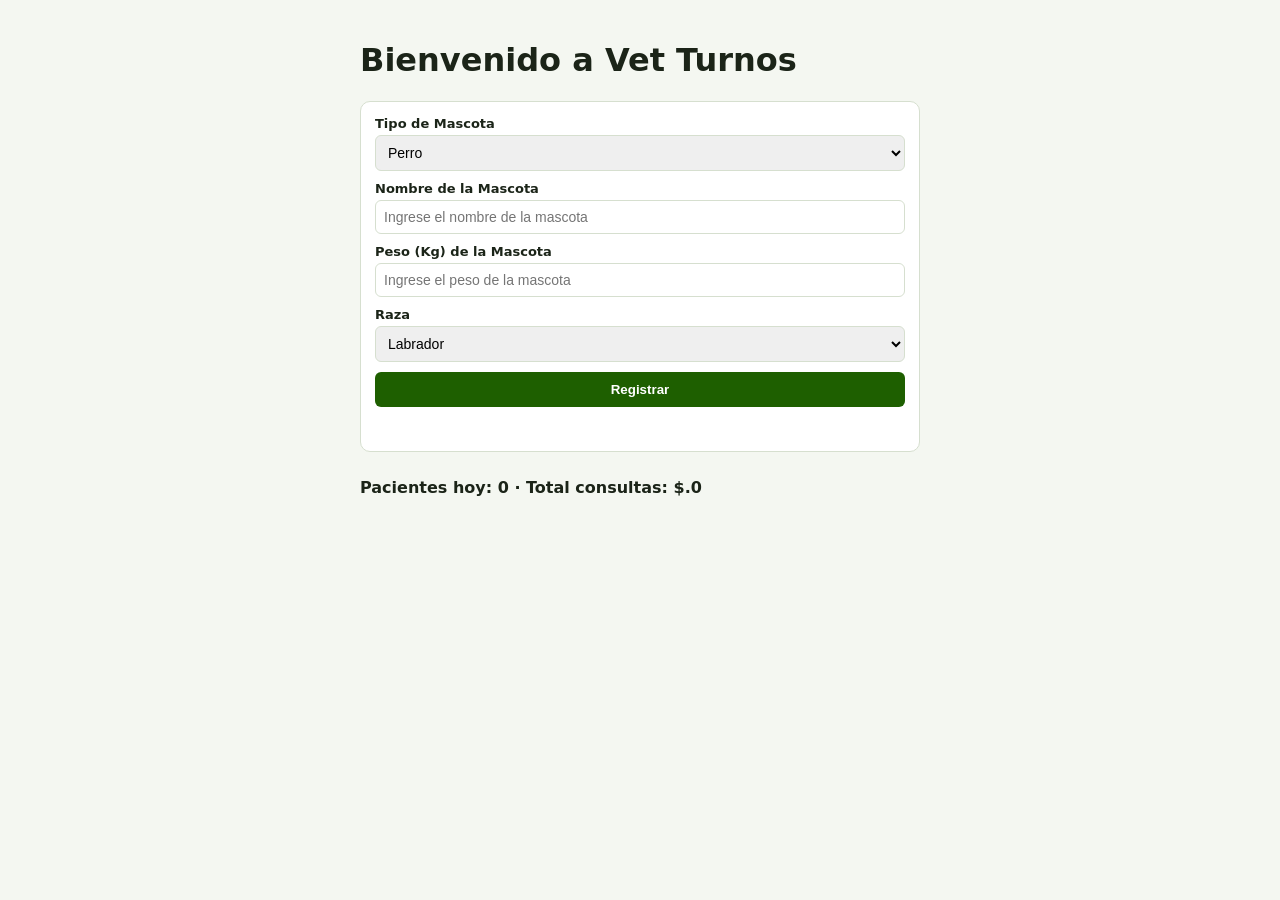
<file: index.html>
<!DOCTYPE html>
<html lang="sp">
<head>
    <meta charset="UTF-8">
    <meta name="viewport" content="width=device-width, initial-scale=1.0">
    <title>Vet Turnos</title>
    <link rel="stylesheet" href="estilos.css">
</head>
<body>
  
    <main>
        <h1>Bienvenido a Vet Turnos</h1>

        <form id="formulario">
            <label>Tipo de Mascota
                <select id="tipo">
                    <option value="Perro">Perro</option>
                    <option value="Gato">Gato</option>
                    <option value="Ave">Ave</option>
                </select>
            </label>
            <label>Nombre de la Mascota
                <input type="text" id="nombre" required placeholder="Ingrese el nombre de la mascota">
            </label>
             <label>Peso (Kg) de la Mascota
                <input type="number" id="peso" required placeholder="Ingrese el peso de la mascota" step="0.01">
            </label>
            <label>
                <span id="etiqueta">Raza</span>
                <select id="extra">
                </select>
            </label>
            <button type="submit">Registrar</button>
            <div id="mensaje"></div>
        </form>

        <ul id="lista"></ul>
        <p id="total"></p>

    </main>
    <!-- Script principal de la aplicación 
    1. Abstracción solo 
    <script src="./js/programa.js"></script> 
    -->
    <!-- 2. Script de abstracción + Encapsulamiento <script src="./js/abs.js"></script>  -->

    <!-- 3. Script de Abstracción + Encapsulamiento + Herencia <script src="./js/herencia.js"></script> -->

     <!-- 4. Script de Polimorfismo  -->
     
    <script src="./js/polimorfismo.js"></script>
</body>
</html>
</file>
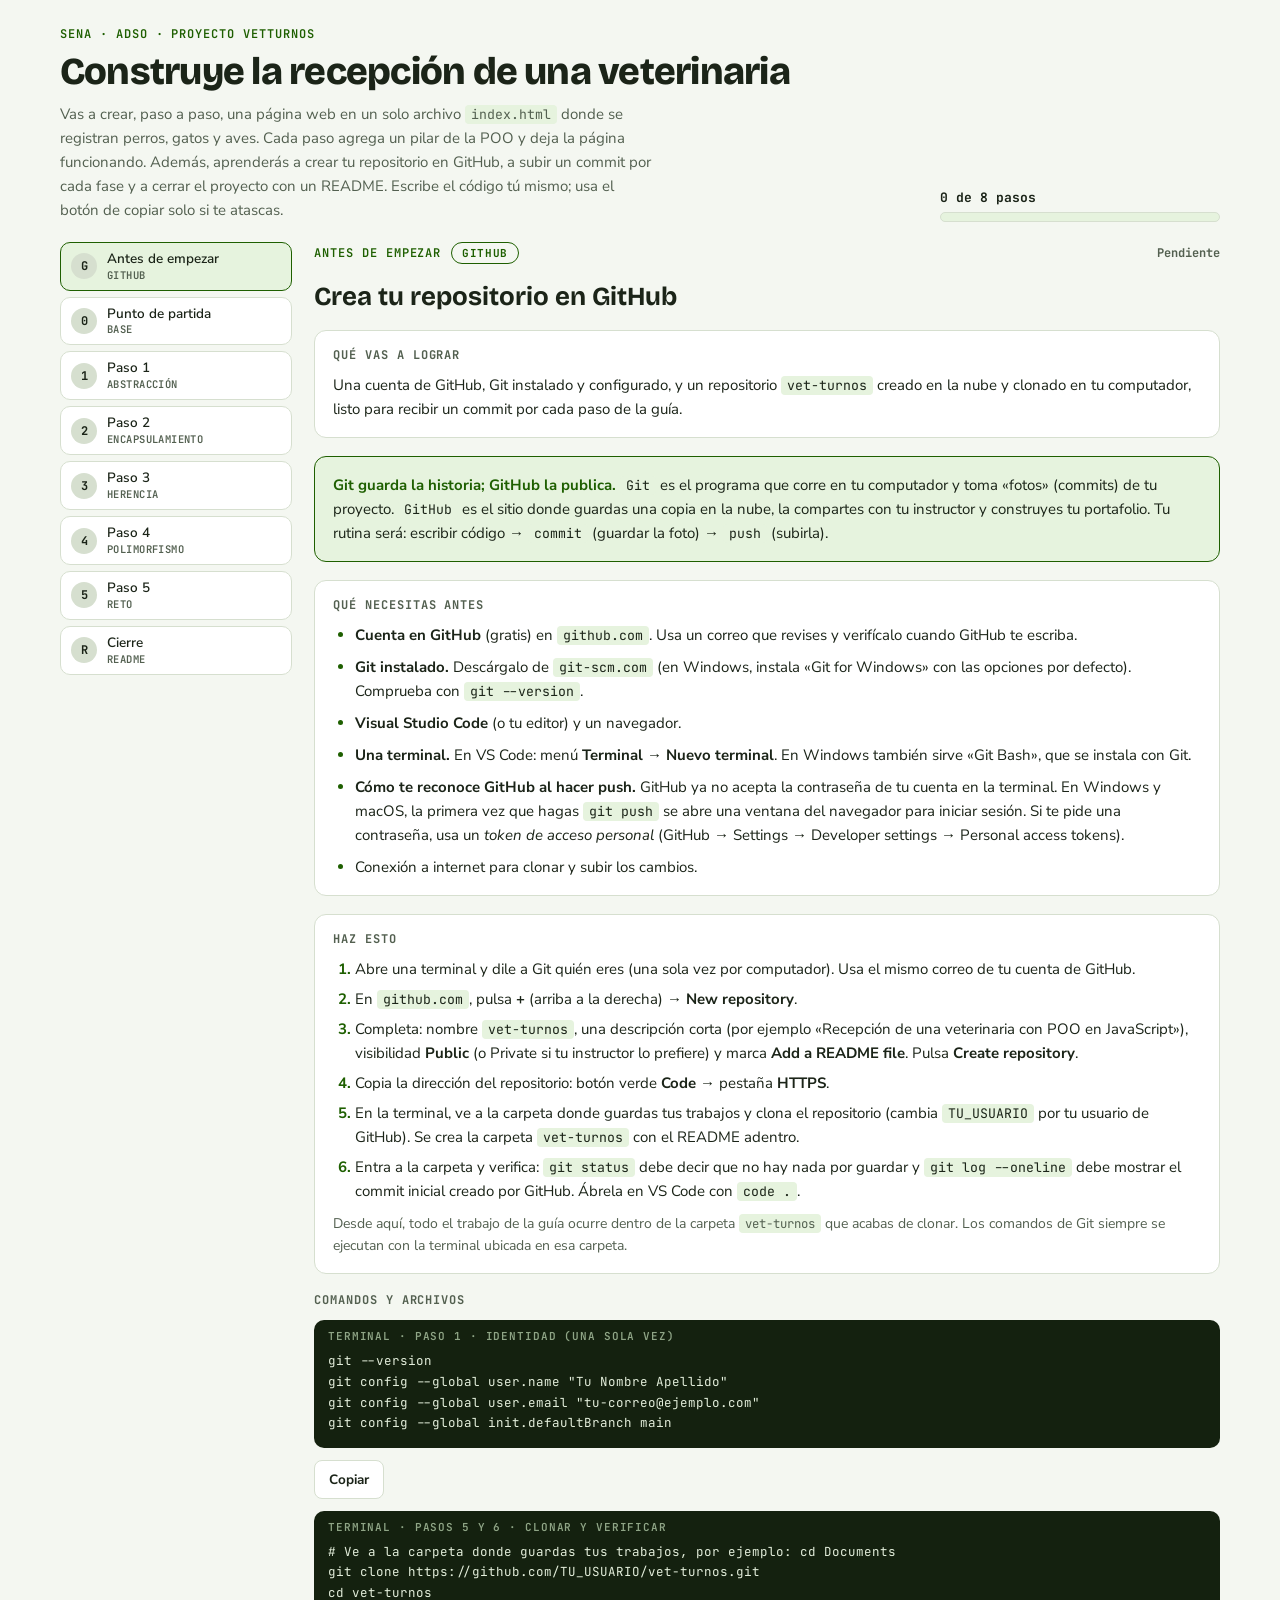
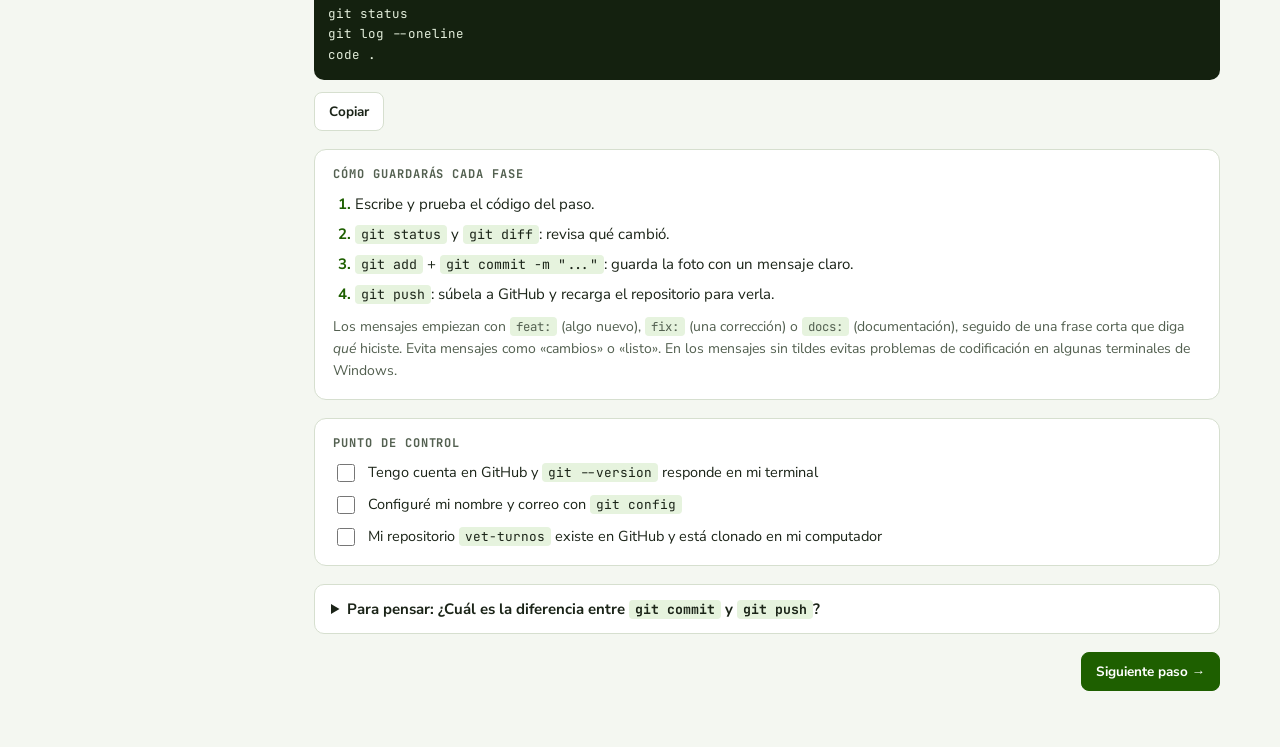
<file: guia/Guía VetTurnos Web con GitHub.html>
<!doctype html><html><head><meta charset=utf8><meta name=viewport content="width=device-width,initial-scale=1,viewport-fit=cover"><style>:root{color-scheme:light;box-sizing:border-box;padding-top:env(safe-area-inset-top,0px);padding-bottom:env(safe-area-inset-bottom,0px)}html{scroll-padding-top:env(safe-area-inset-top,0px)}body{margin:0;padding:0;font:14px -apple-system,BlinkMacSystemFont,sans-serif;background:#fff;color:#000}img{max-width:100%}[hidden]:not([hidden=until-found i]){display:none!important}</style></head><body>
<title>Guía VetTurnos Web</title>
<meta name="claude:viewport-fit-sides" content="cover">
<link rel="stylesheet" href="https://fonts.googleapis.com/css2?family=Bricolage+Grotesque:wght@600;700;800&family=Nunito+Sans:wght@400;600;700&family=JetBrains+Mono:wght@400;600&display=swap">
<style>
/* Layout: menú lateral con los 6 pasos; a la derecha explicación, código con las líneas nuevas resaltadas, vista previa funcionando y punto de control. */
:root {
  --bg: #f4f7f1;
  --surface: #ffffff;
  --fg: #1b2418;
  --muted: #536050;
  --line: #d6dfcf;
  --accent: #1e5f00;
  --on-accent: #ffffff;
  --accent-soft: #e6f3de;
  --brand: #39a900;
  --bad: #b3261e;
  --bad-soft: #fbe9e7;
  --warn: #9a4400;
  --code-bg: #14210f;
  --code-fg: #e3eedb;
  --code-dim: #8fa586;
  --font-display: 'Bricolage Grotesque', 'Segoe UI', sans-serif;
  --font-body: 'Nunito Sans', 'Segoe UI', sans-serif;
  --font-mono: 'JetBrains Mono', Consolas, 'Courier New', monospace;
}
@media (prefers-color-scheme: dark) {
  :root:not([data-theme="light"]) {
    --bg: #0e150c; --surface: #162112; --fg: #e5eee0; --muted: #9db093;
    --line: #2a3a25; --accent: #6fd62a; --on-accent: #0e150c; --accent-soft: #1d2d17;
    --brand: #6fd62a; --bad: #ff9a90; --bad-soft: #3a1c19; --warn: #ffa968;
    --code-bg: #0a1008; --code-fg: #dfead8; --code-dim: #7f9576;
    color-scheme: dark;
  }
}
:root[data-theme="dark"] {
  --bg: #0e150c; --surface: #162112; --fg: #e5eee0; --muted: #9db093;
  --line: #2a3a25; --accent: #6fd62a; --on-accent: #0e150c; --accent-soft: #1d2d17;
  --brand: #6fd62a; --bad: #ff9a90; --bad-soft: #3a1c19; --warn: #ffa968;
  --code-bg: #0a1008; --code-fg: #dfead8; --code-dim: #7f9576;
  color-scheme: dark;
}

* { box-sizing: border-box; }
body {
  background: var(--bg); color: var(--fg); font-family: var(--font-body); font-size: 15px; line-height: 1.6;
  padding-left: max(16px, env(safe-area-inset-left, 0px));
  padding-right: max(16px, env(safe-area-inset-right, 0px));
  padding-block: 26px 56px;
}
.wrap { max-width: 1160px; margin: 0 auto; display: grid; gap: 20px; }
h1, h2, h3 { font-family: var(--font-display); text-wrap: balance; margin: 0; line-height: 1.15; }
h1 { font-size: clamp(26px, 5vw, 38px); font-weight: 800; letter-spacing: -0.02em; }
h2 { font-size: 26px; font-weight: 700; }
h3 { font: 700 12px var(--font-mono); letter-spacing: .08em; text-transform: uppercase; color: var(--muted); }
p { margin: 0; }
code { font-family: var(--font-mono); font-size: .88em; background: var(--accent-soft); padding: 1px 6px; border-radius: 4px; }
pre code { background: none; padding: 0; border-radius: 0; font-size: inherit; color: inherit; }
:focus-visible { outline: 3px solid var(--brand); outline-offset: 2px; }
.kicker { font: 600 12px var(--font-mono); letter-spacing: .08em; text-transform: uppercase; color: var(--accent); margin-bottom: 8px; }

.top { display: grid; grid-template-columns: minmax(0, 1fr) minmax(200px, 280px); gap: 20px; align-items: end; }
@media (max-width: 720px) { .top { grid-template-columns: minmax(0, 1fr); } }
.top p { color: var(--muted); max-width: 66ch; margin-top: 8px; }
.progress { display: grid; gap: 6px; }
.progress b { font: 700 13px var(--font-mono); }
.bar { height: 10px; border-radius: 999px; background: var(--accent-soft); border: 1.5px solid var(--line); overflow: hidden; }
.bar i { display: block; height: 100%; background: var(--brand); width: 0; transition: width .4s; }

.layout { display: grid; grid-template-columns: 232px minmax(0, 1fr); gap: 22px; align-items: start; }
@media (max-width: 900px) { .layout { grid-template-columns: minmax(0, 1fr); } }
nav#nav { display: grid; gap: 6px; position: sticky; top: env(safe-area-inset-top, 0px); }
@media (max-width: 900px) { nav#nav { position: static; display: flex; overflow-x: auto; padding-bottom: 6px; } }
.navitem {
  display: grid; grid-template-columns: 28px minmax(0, 1fr); gap: 8px; align-items: center; text-align: left;
  font: 600 13.5px var(--font-body); color: var(--fg); background: var(--surface);
  border: 1.5px solid var(--line); border-radius: 10px; padding: 8px 10px; cursor: pointer;
}
@media (max-width: 900px) { .navitem { flex: 0 0 auto; } .navitem .nt small { display: none; } }
.navitem:hover { border-color: var(--accent); }
.navitem[aria-current="true"] { border-color: var(--accent); background: var(--accent-soft); }
.navitem .n { width: 26px; height: 26px; border-radius: 50%; display: grid; place-items: center; font: 700 12px var(--font-mono); background: var(--line); color: var(--fg); }
.navitem.done .n { background: var(--accent); color: var(--on-accent); }
.navitem .nt { min-width: 0; line-height: 1.25; display: grid; }
.navitem .nt small { font: 600 10.5px var(--font-mono); letter-spacing: .04em; color: var(--muted); text-transform: uppercase; }

.step { display: grid; gap: 18px; min-width: 0; }
.exhead { display: flex; flex-wrap: wrap; gap: 10px; align-items: center; }
.exhead .num { font: 600 12px var(--font-mono); letter-spacing: .08em; text-transform: uppercase; color: var(--accent); }
.tag { font: 700 11px var(--font-mono); letter-spacing: .05em; text-transform: uppercase; padding: 3px 10px; border-radius: 999px; border: 1.5px solid var(--accent); color: var(--accent); }
.state { margin-left: auto; font: 700 12px var(--font-mono); color: var(--muted); }
.state.ok { color: var(--accent); }
.card { background: var(--surface); border: 1.5px solid var(--line); border-radius: 12px; padding: 16px 18px; display: grid; gap: 10px; min-width: 0; align-content: start; }
.concept { border-color: var(--accent); background: var(--accent-soft); }
.concept b { color: var(--accent); }
ol.todo { margin: 0; padding-left: 22px; display: grid; gap: 6px; }
ol.todo li::marker { font-weight: 700; color: var(--accent); }
.note { color: var(--muted); font-size: 14px; }
ul.req { margin: 0; padding-left: 22px; display: grid; gap: 8px; }
ul.req li::marker { color: var(--accent); }
.gitcard { border-color: var(--brand); border-left-width: 6px; }

.codehead { display: flex; flex-wrap: wrap; justify-content: space-between; align-items: center; gap: 10px; }
.legend { font-size: 13px; color: var(--muted); display: inline-flex; align-items: center; gap: 8px; }
.legend i { width: 14px; height: 14px; border-radius: 3px; background: rgba(143, 224, 74, .35); border-left: 3px solid #8fe04a; display: inline-block; }
.codewrap { background: var(--code-bg); border-radius: 10px; overflow: hidden; min-width: 0; }
.codewrap .cap { font: 600 11px var(--font-mono); letter-spacing: .08em; text-transform: uppercase; color: var(--code-dim); padding: 9px 14px 0; }
pre { margin: 0; padding: 8px 14px 14px; overflow-x: auto; color: var(--code-fg); font: 400 12.5px/1.65 var(--font-mono); }
pre .l { display: block; padding: 0 14px; margin: 0 -14px; white-space: pre; }
pre .l.n { background: rgba(143, 224, 74, .16); box-shadow: inset 3px 0 0 #8fe04a; }
details.fold { border: 1.5px dashed var(--line); border-radius: 10px; background: var(--surface); }
details.fold > summary { cursor: pointer; padding: 9px 14px; font: 600 13px var(--font-mono); color: var(--muted); }
details.fold > .codewrap, details.fold > .inner { margin: 0 10px 10px; }
.inner { display: grid; gap: 12px; }

button.act {
  font: 700 13.5px var(--font-body); border-radius: 8px; border: 1.5px solid var(--line);
  background: var(--surface); color: var(--fg); padding: 9px 14px; cursor: pointer; min-width: 0;
}
button.act:hover { border-color: var(--accent); background: var(--accent-soft); }
button.act.primary { background: var(--accent); color: var(--on-accent); border-color: var(--accent); }
button.act.primary:hover { filter: brightness(1.12); background: var(--accent); }
button.act.mono { font-family: var(--font-mono); font-size: 12.5px; text-align: left; }
.row { display: flex; flex-wrap: wrap; gap: 8px; align-items: center; }

.preview { display: grid; grid-template-columns: minmax(0, 1.15fr) minmax(0, 1fr); gap: 16px; align-items: start; }
@media (max-width: 980px) { .preview { grid-template-columns: minmax(0, 1fr); } }
.pv { border: 1.5px solid var(--line); border-radius: 10px; overflow: hidden; background: #f4f7f1; min-width: 0; }
.pv .bar2 { display: flex; gap: 6px; align-items: center; padding: 7px 12px; background: var(--surface); border-bottom: 1.5px solid var(--line); font: 600 11.5px var(--font-mono); color: var(--muted); }
.pv .bar2 i { width: 9px; height: 9px; border-radius: 50%; background: var(--line); display: inline-block; }
.pv .host { min-height: 280px; }
.log { background: var(--bg); border: 1.5px dashed var(--line); border-radius: 10px; padding: 10px 12px; min-height: 90px; max-height: 240px; overflow: auto; font: 400 12.5px/1.55 var(--font-mono); display: grid; gap: 4px; align-content: start; }
.log .empty { color: var(--muted); font-family: var(--font-body); font-size: 13.5px; }
.log .ln { display: grid; grid-template-columns: 18px minmax(0, 1fr); gap: 6px; overflow-wrap: anywhere; }
.log .ln.ok .mk { color: var(--accent); }
.log .ln.err, .log .ln.err .mk { color: var(--bad); }
.log .src { color: var(--muted); }

.checks { list-style: none; margin: 0; padding: 0; display: grid; gap: 8px; }
.checks label { display: flex; gap: 10px; align-items: flex-start; cursor: pointer; font-size: 14.5px; }
.checks input { width: 18px; height: 18px; margin-top: 3px; accent-color: var(--accent); flex: 0 0 auto; }
details.think { border: 1.5px solid var(--line); border-radius: 10px; background: var(--surface); padding: 12px 16px; }
details.think summary { cursor: pointer; font-weight: 700; }
details.think p { margin-top: 8px; color: var(--muted); }
.navbtns { display: flex; justify-content: space-between; gap: 10px; flex-wrap: wrap; }
@media (prefers-reduced-motion: reduce) { * { animation: none !important; transition: none !important; } }
</style>

<div class="wrap">
  <div class="top">
    <div>
      <div class="kicker">SENA · ADSO · Proyecto VetTurnos</div>
      <h1>Construye la recepción de una veterinaria</h1>
      <p>Vas a crear, paso a paso, una página web en un solo archivo <code>index.html</code> donde se registran perros, gatos y aves. Cada paso agrega un pilar de la POO y deja la página funcionando. Además, aprenderás a crear tu repositorio en GitHub, a subir un commit por cada fase y a cerrar el proyecto con un README. Escribe el código tú mismo; usa el botón de copiar solo si te atascas.</p>
    </div>
    <div class="progress" aria-live="polite">
      <b id="prog-txt">0 de 6 pasos</b>
      <div class="bar"><i id="prog-bar"></i></div>
    </div>
  </div>
  <div class="layout">
    <nav id="nav" aria-label="Pasos"></nav>
    <main id="main"></main>
  </div>
</div>

<script type="text/plain" data-k="css">
:root {
  --verde: #1e5f00;
  --claro: #e6f3de;
  --linea: #d6dfcf;
  --rojo: #b3261e;
}

body {
  font-family: system-ui, sans-serif;
  background: #f4f7f1;
  color: #1b2418;
  margin: 0;
  padding: 20px;
}

main { max-width: 560px; margin: 0 auto; }
h1 { color: var(--verde); font-size: 24px; margin: 0 0 14px; }

form {
  background: #fff;
  border: 1px solid var(--linea);
  border-radius: 10px;
  padding: 14px;
  display: grid;
  gap: 10px;
}
label { display: grid; gap: 4px; font-size: 13px; font-weight: 600; }
input, select { padding: 8px; border: 1px solid var(--linea); border-radius: 6px; font-size: 14px; }
button { background: var(--verde); color: #fff; border: 0; padding: 10px; border-radius: 6px; font-weight: 700; cursor: pointer; }

#mensaje { min-height: 20px; font-size: 13px; font-weight: 600; }
#mensaje.error { color: var(--rojo); }
#mensaje.ok { color: var(--verde); }

#lista { list-style: none; padding: 0; display: grid; gap: 8px; margin: 14px 0 0; }
.paciente { background: #fff; border-left: 4px solid var(--verde); border-radius: 6px; padding: 10px 12px; font-size: 14px; }
.paciente small { color: #536050; display: block; margin-top: 2px; }
#total { font-weight: 700; margin-top: 12px; }
</script>
<script type="text/plain" data-k="h0">
<main>
  <h1>Recepción VetTurnos</h1>

  <form id="formulario">
    <label>Tipo de mascota
      <select id="tipo">
        <option>Perro</option>
        <option>Gato</option>
      </select>
    </label>
    <label>Nombre
      <input id="nombre" required>
    </label>
    <label>Peso (kg)
      <input id="peso" type="number" step="0.1" required>
    </label>
    <button type="submit">Registrar</button>
    <div id="mensaje"></div>
  </form>

  <ul id="lista"></ul>
</main>
</script>
<script type="text/plain" data-k="j0">
// Aquí vivirá toda la lógica. Por ahora solo comprobamos que el formulario responde.
document.getElementById("formulario").addEventListener("submit", (e) => {
  e.preventDefault();   // evita que la página se recargue al enviar
  document.getElementById("mensaje").textContent = "El formulario funciona. Falta la lógica.";
});
</script>
<script type="text/plain" data-k="h1">
<main>
  <h1>Recepción VetTurnos</h1>

  <form id="formulario">
    <label>Tipo de mascota
      <select id="tipo">
        <option>Perro</option>
        <option>Gato</option>
      </select>
    </label>
    <label>Nombre
      <input id="nombre" required>
    </label>
    <label>Peso (kg)
      <input id="peso" type="number" step="0.1" required>
    </label>
    <button type="submit">Registrar</button>
    <div id="mensaje"></div>
  </form>

  <ul id="lista"></ul>
</main>
</script>
<script type="text/plain" data-k="j1">
// ===== Abstracción: la clase general no se puede crear, solo define el contrato =====
class Mascota {
  constructor(nombre, peso) {
    if (new.target === Mascota) {
      throw new TypeError("Mascota es abstracta: crea un Perro o un Gato");
    }
    this.nombre = nombre;
    this.peso = peso;
  }

  // Contrato: toda mascota hace un sonido, pero cada una decide cuál
  hacerSonido() {
    throw new Error(`${this.constructor.name} debe implementar hacerSonido()`);
  }
}

class Perro extends Mascota {
  hacerSonido() {
    return "¡Guau!";
  }
}

class Gato extends Mascota {
  hacerSonido() {
    return "Miau";
  }
}

// ===== Conexión con la página =====
const pacientes = [];
const lista = document.getElementById("lista");
const mensaje = document.getElementById("mensaje");

function mostrar(tipo, texto) {
  mensaje.className = tipo;
  mensaje.textContent = texto;
}

function dibujar() {
  lista.innerHTML = "";
  for (const m of pacientes) {
    const li = document.createElement("li");
    li.className = "paciente";
    li.textContent = `${m.nombre} (${m.constructor.name}, ${m.peso} kg)`;
    const detalle = document.createElement("small");
    detalle.textContent = m.hacerSonido();
    li.appendChild(detalle);
    lista.appendChild(li);
  }
}

document.getElementById("formulario").addEventListener("submit", (e) => {
  e.preventDefault();
  const tipo = document.getElementById("tipo").value;
  const nombre = document.getElementById("nombre").value;
  const peso = Number(document.getElementById("peso").value);

  const mascota = tipo === "Perro" ? new Perro(nombre, peso) : new Gato(nombre, peso);
  pacientes.push(mascota);
  dibujar();
  mostrar("ok", `${nombre} registrado`);
});
</script>
<script type="text/plain" data-k="h2">
<main>
  <h1>Recepción VetTurnos</h1>

  <form id="formulario">
    <label>Tipo de mascota
      <select id="tipo">
        <option>Perro</option>
        <option>Gato</option>
      </select>
    </label>
    <label>Nombre
      <input id="nombre" required>
    </label>
    <label>Peso (kg)
      <input id="peso" type="number" step="0.1" required>
    </label>
    <button type="submit">Registrar</button>
    <div id="mensaje"></div>
  </form>

  <ul id="lista"></ul>
  <p id="total"></p>
</main>
</script>
<script type="text/plain" data-k="j2">
// ===== Abstracción + Encapsulamiento =====
class Mascota {
  #peso;   // campo privado: solo existe dentro de la clase

  constructor(nombre, peso) {
    if (new.target === Mascota) {
      throw new TypeError("Mascota es abstracta: crea un Perro o un Gato");
    }
    this.nombre = nombre;
    this.peso = peso;   // pasa por el setter, así también se valida aquí
  }

  get peso() {
    return this.#peso;
  }

  set peso(valor) {
    if (typeof valor !== "number" || Number.isNaN(valor) || valor <= 0) {
      throw new RangeError("El peso debe ser un número mayor que 0");
    }
    this.#peso = valor;
  }

  // Contrato: toda mascota hace un sonido, pero cada una decide cuál
  hacerSonido() {
    throw new Error(`${this.constructor.name} debe implementar hacerSonido()`);
  }
}

class Perro extends Mascota {
  hacerSonido() {
    return "¡Guau!";
  }
}

class Gato extends Mascota {
  hacerSonido() {
    return "Miau";
  }
}

// La clínica protege su lista de pacientes
class Clinica {
  #pacientes = [];

  registrar(mascota) {
    if (!(mascota instanceof Mascota)) {
      throw new TypeError("Solo se pueden registrar mascotas");
    }
    this.#pacientes.push(mascota);
  }

  get pacientes() {
    return [...this.#pacientes];   // una copia: nadie altera la lista original
  }
}

// ===== Conexión con la página =====
const clinica = new Clinica();
const lista = document.getElementById("lista");
const mensaje = document.getElementById("mensaje");
const total = document.getElementById("total");

function mostrar(tipo, texto) {
  mensaje.className = tipo;
  mensaje.textContent = texto;
}

function dibujar() {
  lista.innerHTML = "";
  for (const m of clinica.pacientes) {
    const li = document.createElement("li");
    li.className = "paciente";
    li.textContent = `${m.nombre} (${m.constructor.name}, ${m.peso} kg)`;
    const detalle = document.createElement("small");
    detalle.textContent = m.hacerSonido();
    li.appendChild(detalle);
    lista.appendChild(li);
  }
  total.textContent = `Pacientes hoy: ${clinica.pacientes.length}`;
}

document.getElementById("formulario").addEventListener("submit", (e) => {
  e.preventDefault();
  const tipo = document.getElementById("tipo").value;
  const nombre = document.getElementById("nombre").value;
  const peso = Number(document.getElementById("peso").value);

  try {
    const mascota = tipo === "Perro" ? new Perro(nombre, peso) : new Gato(nombre, peso);
    clinica.registrar(mascota);
    dibujar();
    mostrar("ok", `${nombre} registrado`);
  } catch (error) {
    mostrar("error", error.message);
  }
});

dibujar();
</script>
<script type="text/plain" data-k="h3">
<main>
  <h1>Recepción VetTurnos</h1>

  <form id="formulario">
    <label>Tipo de mascota
      <select id="tipo">
        <option>Perro</option>
        <option>Gato</option>
        <option>Ave</option>
      </select>
    </label>
    <label>Nombre
      <input id="nombre" required>
    </label>
    <label>Peso (kg)
      <input id="peso" type="number" step="0.1" required>
    </label>
    <label><span id="etiqueta">Raza</span>
      <select id="extra"></select>
    </label>
    <button type="submit">Registrar</button>
    <div id="mensaje"></div>
  </form>

  <ul id="lista"></ul>
  <p id="total"></p>
</main>
</script>
<script type="text/plain" data-k="j3">
// ===== Abstracción + Encapsulamiento =====
class Mascota {
  #peso;   // campo privado: solo existe dentro de la clase

  constructor(nombre, especie, peso) {
    if (new.target === Mascota) {
      throw new TypeError("Mascota es abstracta: crea un Perro, un Gato o un Ave");
    }
    this.nombre = nombre;
    this.especie = especie;
    this.peso = peso;   // pasa por el setter, así también se valida aquí
  }

  get peso() {
    return this.#peso;
  }

  set peso(valor) {
    if (typeof valor !== "number" || Number.isNaN(valor) || valor <= 0) {
      throw new RangeError("El peso debe ser un número mayor que 0");
    }
    this.#peso = valor;
  }

  // Contrato: toda mascota hace un sonido, pero cada una decide cuál
  hacerSonido() {
    throw new Error(`${this.constructor.name} debe implementar hacerSonido()`);
  }

  describir() {
    return `${this.nombre} (${this.especie}, ${this.peso} kg)`;
  }
}

// ===== Herencia: cada hija reutiliza a Mascota y agrega lo suyo =====
class Perro extends Mascota {
  constructor(nombre, peso, raza) {
    super(nombre, "Perro", peso);   // primero se construye la parte Mascota
    this.raza = raza;               // luego lo propio del Perro
  }

  hacerSonido() {
    return "¡Guau!";
  }

  describir() {
    return `${super.describir()} · ${this.raza}`;
  }
}

class Gato extends Mascota {
  constructor(nombre, peso, deInterior) {
    super(nombre, "Gato", peso);
    this.deInterior = deInterior;
  }

  hacerSonido() {
    return "Miau";
  }

  describir() {
    return `${super.describir()} · ${this.deInterior ? "de interior" : "de calle"}`;
  }
}

class Ave extends Mascota {
  constructor(nombre, peso, puedeVolar) {
    super(nombre, "Ave", peso);
    this.puedeVolar = puedeVolar;
  }

  hacerSonido() {
    return "¡Pío pío!";
  }

  describir() {
    return `${super.describir()} · ${this.puedeVolar ? "vuela" : "no vuela"}`;
  }
}

// La clínica protege su lista de pacientes
class Clinica {
  #pacientes = [];

  registrar(mascota) {
    if (!(mascota instanceof Mascota)) {
      throw new TypeError("Solo se pueden registrar mascotas");
    }
    this.#pacientes.push(mascota);
  }

  get pacientes() {
    return [...this.#pacientes];   // una copia: nadie altera la lista original
  }
}

// ===== Datos del formulario para cada especie =====
const ETIQUETAS = { Perro: "Raza", Gato: "Vive en", Ave: "Vuelo" };
const OPCIONES = {
  Perro: ["Labrador", "Criollo", "Pastor alemán"],
  Gato: ["De interior", "De calle"],
  Ave: ["Puede volar", "No puede volar"]
};

// Una "fábrica" por especie: así el formulario no necesita if/else por cada tipo
const fabricas = {
  Perro: (nombre, peso, extra) => new Perro(nombre, peso, extra),
  Gato: (nombre, peso, extra) => new Gato(nombre, peso, extra === "De interior"),
  Ave: (nombre, peso, extra) => new Ave(nombre, peso, extra === "Puede volar")
};

// ===== Conexión con la página =====
const clinica = new Clinica();
const lista = document.getElementById("lista");
const mensaje = document.getElementById("mensaje");
const total = document.getElementById("total");
const selectTipo = document.getElementById("tipo");
const etiqueta = document.getElementById("etiqueta");
const extra = document.getElementById("extra");

function cargarExtra() {
  const tipo = selectTipo.value;
  etiqueta.textContent = ETIQUETAS[tipo];
  extra.innerHTML = "";
  for (const opcion of OPCIONES[tipo]) {
    const o = document.createElement("option");
    o.textContent = opcion;
    extra.appendChild(o);
  }
}

function mostrar(tipo, texto) {
  mensaje.className = tipo;
  mensaje.textContent = texto;
}

function dibujar() {
  lista.innerHTML = "";
  for (const m of clinica.pacientes) {
    const li = document.createElement("li");
    li.className = "paciente";
    li.textContent = m.describir();
    const detalle = document.createElement("small");
    detalle.textContent = m.hacerSonido();
    li.appendChild(detalle);
    lista.appendChild(li);
  }
  total.textContent = `Pacientes hoy: ${clinica.pacientes.length}`;
}

selectTipo.addEventListener("change", cargarExtra);

document.getElementById("formulario").addEventListener("submit", (e) => {
  e.preventDefault();
  const tipo = selectTipo.value;
  const nombre = document.getElementById("nombre").value;
  const peso = Number(document.getElementById("peso").value);

  try {
    const mascota = fabricas[tipo](nombre, peso, extra.value);
    clinica.registrar(mascota);
    dibujar();
    mostrar("ok", `${nombre} registrado`);
  } catch (error) {
    mostrar("error", error.message);
  }
});

cargarExtra();
dibujar();
</script>
<script type="text/plain" data-k="h4">
<main>
  <h1>Recepción VetTurnos</h1>

  <form id="formulario">
    <label>Tipo de mascota
      <select id="tipo">
        <option>Perro</option>
        <option>Gato</option>
        <option>Ave</option>
      </select>
    </label>
    <label>Nombre
      <input id="nombre" required>
    </label>
    <label>Peso (kg)
      <input id="peso" type="number" step="0.1" required>
    </label>
    <label><span id="etiqueta">Raza</span>
      <select id="extra"></select>
    </label>
    <button type="submit">Registrar</button>
    <div id="mensaje"></div>
  </form>

  <ul id="lista"></ul>
  <p id="total"></p>
</main>
</script>
<script type="text/plain" data-k="j4">
// ===== Abstracción + Encapsulamiento =====
class Mascota {
  #peso;   // campo privado: solo existe dentro de la clase

  constructor(nombre, especie, peso) {
    if (new.target === Mascota) {
      throw new TypeError("Mascota es abstracta: crea un Perro, un Gato o un Ave");
    }
    this.nombre = nombre;
    this.especie = especie;
    this.peso = peso;   // pasa por el setter, así también se valida aquí
  }

  get peso() {
    return this.#peso;
  }

  set peso(valor) {
    if (typeof valor !== "number" || Number.isNaN(valor) || valor <= 0) {
      throw new RangeError("El peso debe ser un número mayor que 0");
    }
    this.#peso = valor;
  }

  // Contrato: toda mascota hace un sonido y tiene un valor de consulta,
  // pero cada una decide cuál
  hacerSonido() {
    throw new Error(`${this.constructor.name} debe implementar hacerSonido()`);
  }

  calcularConsulta() {
    throw new Error(`${this.constructor.name} debe implementar calcularConsulta()`);
  }

  describir() {
    return `${this.nombre} (${this.especie}, ${this.peso} kg)`;
  }
}

// ===== Herencia + Polimorfismo: cada hija responde a su manera =====
class Perro extends Mascota {
  constructor(nombre, peso, raza) {
    super(nombre, "Perro", peso);   // primero se construye la parte Mascota
    this.raza = raza;               // luego lo propio del Perro
  }

  hacerSonido() {
    return "¡Guau!";
  }

  calcularConsulta() {
    return 30000 + this.peso * 1000;   // depende del peso
  }

  describir() {
    return `${super.describir()} · ${this.raza}`;
  }
}

class Gato extends Mascota {
  constructor(nombre, peso, deInterior) {
    super(nombre, "Gato", peso);
    this.deInterior = deInterior;
  }

  hacerSonido() {
    return "Miau";
  }

  calcularConsulta() {
    return 35000;   // tarifa fija
  }

  describir() {
    return `${super.describir()} · ${this.deInterior ? "de interior" : "de calle"}`;
  }
}

class Ave extends Mascota {
  constructor(nombre, peso, puedeVolar) {
    super(nombre, "Ave", peso);
    this.puedeVolar = puedeVolar;
  }

  hacerSonido() {
    return "¡Pío pío!";
  }

  calcularConsulta() {
    return this.puedeVolar ? 25000 : 32000;
  }

  describir() {
    return `${super.describir()} · ${this.puedeVolar ? "vuela" : "no vuela"}`;
  }
}

// La clínica protege su lista y suma sin preguntar de qué tipo es cada mascota
class Clinica {
  #pacientes = [];

  registrar(mascota) {
    if (!(mascota instanceof Mascota)) {
      throw new TypeError("Solo se pueden registrar mascotas");
    }
    this.#pacientes.push(mascota);
  }

  get pacientes() {
    return [...this.#pacientes];   // una copia: nadie altera la lista original
  }

  totalDelDia() {
    return this.#pacientes.reduce((suma, m) => suma + m.calcularConsulta(), 0);
  }
}

// ===== Datos del formulario para cada especie =====
const ETIQUETAS = { Perro: "Raza", Gato: "Vive en", Ave: "Vuelo" };
const OPCIONES = {
  Perro: ["Labrador", "Criollo", "Pastor alemán"],
  Gato: ["De interior", "De calle"],
  Ave: ["Puede volar", "No puede volar"]
};

// Una "fábrica" por especie: así el formulario no necesita if/else por cada tipo
const fabricas = {
  Perro: (nombre, peso, extra) => new Perro(nombre, peso, extra),
  Gato: (nombre, peso, extra) => new Gato(nombre, peso, extra === "De interior"),
  Ave: (nombre, peso, extra) => new Ave(nombre, peso, extra === "Puede volar")
};

// ===== Conexión con la página =====
const clinica = new Clinica();
const lista = document.getElementById("lista");
const mensaje = document.getElementById("mensaje");
const total = document.getElementById("total");
const selectTipo = document.getElementById("tipo");
const etiqueta = document.getElementById("etiqueta");
const extra = document.getElementById("extra");

function dinero(n) {
  return "$" + n.toLocaleString("es-CO");
}

function cargarExtra() {
  const tipo = selectTipo.value;
  etiqueta.textContent = ETIQUETAS[tipo];
  extra.innerHTML = "";
  for (const opcion of OPCIONES[tipo]) {
    const o = document.createElement("option");
    o.textContent = opcion;
    extra.appendChild(o);
  }
}

function mostrar(tipo, texto) {
  mensaje.className = tipo;
  mensaje.textContent = texto;
}

// Fíjate: aquí nadie pregunta "¿eres perro o gato?"
function dibujar() {
  lista.innerHTML = "";
  for (const m of clinica.pacientes) {
    const li = document.createElement("li");
    li.className = "paciente";
    li.textContent = m.describir();
    const detalle = document.createElement("small");
    detalle.textContent = `${m.hacerSonido()} · Consulta: ${dinero(m.calcularConsulta())}`;
    li.appendChild(detalle);
    lista.appendChild(li);
  }
  total.textContent = `Pacientes hoy: ${clinica.pacientes.length} · Total consultas: ${dinero(clinica.totalDelDia())}`;
}

selectTipo.addEventListener("change", cargarExtra);

document.getElementById("formulario").addEventListener("submit", (e) => {
  e.preventDefault();
  const tipo = selectTipo.value;
  const nombre = document.getElementById("nombre").value;
  const peso = Number(document.getElementById("peso").value);

  try {
    const mascota = fabricas[tipo](nombre, peso, extra.value);
    clinica.registrar(mascota);
    dibujar();
    mostrar("ok", `${nombre} registrado`);
  } catch (error) {
    mostrar("error", error.message);
  }
});

cargarExtra();
dibujar();
</script>
<script type="text/plain" data-k="h5">
<main>
  <h1>Recepción VetTurnos</h1>

  <form id="formulario">
    <label>Tipo de mascota
      <select id="tipo">
        <option>Perro</option>
        <option>Gato</option>
        <option>Ave</option>
        <option>Conejo</option>
      </select>
    </label>
    <label>Nombre
      <input id="nombre" required>
    </label>
    <label>Peso (kg)
      <input id="peso" type="number" step="0.1" required>
    </label>
    <label><span id="etiqueta">Raza</span>
      <select id="extra"></select>
    </label>
    <button type="submit">Registrar</button>
    <div id="mensaje"></div>
  </form>

  <ul id="lista"></ul>
  <p id="total"></p>
</main>
</script>
<script type="text/plain" data-k="j5">
// ===== Abstracción + Encapsulamiento =====
class Mascota {
  #peso;   // campo privado: solo existe dentro de la clase

  constructor(nombre, especie, peso) {
    if (new.target === Mascota) {
      throw new TypeError("Mascota es abstracta: crea un Perro, un Gato o un Ave");
    }
    this.nombre = nombre;
    this.especie = especie;
    this.peso = peso;   // pasa por el setter, así también se valida aquí
  }

  get peso() {
    return this.#peso;
  }

  set peso(valor) {
    if (typeof valor !== "number" || Number.isNaN(valor) || valor <= 0) {
      throw new RangeError("El peso debe ser un número mayor que 0");
    }
    this.#peso = valor;
  }

  // Contrato: toda mascota hace un sonido y tiene un valor de consulta,
  // pero cada una decide cuál
  hacerSonido() {
    throw new Error(`${this.constructor.name} debe implementar hacerSonido()`);
  }

  calcularConsulta() {
    throw new Error(`${this.constructor.name} debe implementar calcularConsulta()`);
  }

  describir() {
    return `${this.nombre} (${this.especie}, ${this.peso} kg)`;
  }
}

// ===== Herencia + Polimorfismo: cada hija responde a su manera =====
class Perro extends Mascota {
  constructor(nombre, peso, raza) {
    super(nombre, "Perro", peso);   // primero se construye la parte Mascota
    this.raza = raza;               // luego lo propio del Perro
  }

  hacerSonido() {
    return "¡Guau!";
  }

  calcularConsulta() {
    return 30000 + this.peso * 1000;   // depende del peso
  }

  describir() {
    return `${super.describir()} · ${this.raza}`;
  }
}

class Gato extends Mascota {
  constructor(nombre, peso, deInterior) {
    super(nombre, "Gato", peso);
    this.deInterior = deInterior;
  }

  hacerSonido() {
    return "Miau";
  }

  calcularConsulta() {
    return 35000;   // tarifa fija
  }

  describir() {
    return `${super.describir()} · ${this.deInterior ? "de interior" : "de calle"}`;
  }
}

class Ave extends Mascota {
  constructor(nombre, peso, puedeVolar) {
    super(nombre, "Ave", peso);
    this.puedeVolar = puedeVolar;
  }

  hacerSonido() {
    return "¡Pío pío!";
  }

  calcularConsulta() {
    return this.puedeVolar ? 25000 : 32000;
  }

  describir() {
    return `${super.describir()} · ${this.puedeVolar ? "vuela" : "no vuela"}`;
  }
}

class Conejo extends Mascota {
  constructor(nombre, peso, orejasCaidas) {
    super(nombre, "Conejo", peso);
    this.orejasCaidas = orejasCaidas;
  }

  hacerSonido() {
    return "(thump, thump)";
  }

  calcularConsulta() {
    return 28000;
  }

  describir() {
    return `${super.describir()} · orejas ${this.orejasCaidas ? "caídas" : "paradas"}`;
  }
}

// La clínica protege su lista y suma sin preguntar de qué tipo es cada mascota
class Clinica {
  #pacientes = [];

  registrar(mascota) {
    if (!(mascota instanceof Mascota)) {
      throw new TypeError("Solo se pueden registrar mascotas");
    }
    this.#pacientes.push(mascota);
  }

  get pacientes() {
    return [...this.#pacientes];   // una copia: nadie altera la lista original
  }

  totalDelDia() {
    return this.#pacientes.reduce((suma, m) => suma + m.calcularConsulta(), 0);
  }
}

// ===== Datos del formulario para cada especie =====
const ETIQUETAS = { Perro: "Raza", Gato: "Vive en", Ave: "Vuelo", Conejo: "Orejas" };
const OPCIONES = {
  Perro: ["Labrador", "Criollo", "Pastor alemán"],
  Gato: ["De interior", "De calle"],
  Ave: ["Puede volar", "No puede volar"],
  Conejo: ["Paradas", "Caídas"]
};

// Una "fábrica" por especie: así el formulario no necesita if/else por cada tipo
const fabricas = {
  Perro: (nombre, peso, extra) => new Perro(nombre, peso, extra),
  Gato: (nombre, peso, extra) => new Gato(nombre, peso, extra === "De interior"),
  Ave: (nombre, peso, extra) => new Ave(nombre, peso, extra === "Puede volar"),
  Conejo: (nombre, peso, extra) => new Conejo(nombre, peso, extra === "Caídas")
};

// ===== Conexión con la página =====
const clinica = new Clinica();
const lista = document.getElementById("lista");
const mensaje = document.getElementById("mensaje");
const total = document.getElementById("total");
const selectTipo = document.getElementById("tipo");
const etiqueta = document.getElementById("etiqueta");
const extra = document.getElementById("extra");

function dinero(n) {
  return "$" + n.toLocaleString("es-CO");
}

function cargarExtra() {
  const tipo = selectTipo.value;
  etiqueta.textContent = ETIQUETAS[tipo];
  extra.innerHTML = "";
  for (const opcion of OPCIONES[tipo]) {
    const o = document.createElement("option");
    o.textContent = opcion;
    extra.appendChild(o);
  }
}

function mostrar(tipo, texto) {
  mensaje.className = tipo;
  mensaje.textContent = texto;
}

// Fíjate: aquí nadie pregunta "¿eres perro o gato?"
function dibujar() {
  lista.innerHTML = "";
  for (const m of clinica.pacientes) {
    const li = document.createElement("li");
    li.className = "paciente";
    li.textContent = m.describir();
    const detalle = document.createElement("small");
    detalle.textContent = `${m.hacerSonido()} · Consulta: ${dinero(m.calcularConsulta())}`;
    li.appendChild(detalle);
    lista.appendChild(li);
  }
  total.textContent = `Pacientes hoy: ${clinica.pacientes.length} · Total consultas: ${dinero(clinica.totalDelDia())}`;
}

selectTipo.addEventListener("change", cargarExtra);

document.getElementById("formulario").addEventListener("submit", (e) => {
  e.preventDefault();
  const tipo = selectTipo.value;
  const nombre = document.getElementById("nombre").value;
  const peso = Number(document.getElementById("peso").value);

  try {
    const mascota = fabricas[tipo](nombre, peso, extra.value);
    clinica.registrar(mascota);
    dibujar();
    mostrar("ok", `${nombre} registrado`);
  } catch (error) {
    mostrar("error", error.message);
  }
});

cargarExtra();
dibujar();
</script>


<script type="text/plain" data-k="readme">
# 🐾 VetTurnos

Recepción web de una veterinaria para registrar perros, gatos, aves y conejos. Proyecto de práctica de **Programación Orientada a Objetos** en JavaScript — SENA · ADSO.

## ¿Qué hace?

- Registra mascotas con nombre, peso y un dato propio de cada especie.
- Valida que el peso sea un número mayor que 0.
- Calcula el valor de cada consulta y el total del día.

## Pilares de POO aplicados

| Pilar | Dónde se ve |
|---|---|
| Abstracción | `Mascota` no se puede instanciar; solo define el contrato |
| Encapsulamiento | `#peso` con get/set en `Mascota` y `#pacientes` en `Clinica` |
| Herencia | `Perro`, `Gato`, `Ave` y `Conejo` extienden `Mascota` |
| Polimorfismo | `hacerSonido()` y `calcularConsulta()` responden distinto en cada clase |

## Tecnologías

HTML5, CSS3 y JavaScript (ES2022). No necesita instalación ni librerías.

## Cómo ejecutarlo

1. Clona el repositorio:
   ```
   git clone https://github.com/TU_USUARIO/vet-turnos.git
   ```
2. Abre el archivo `index.html` con doble clic en tu navegador.

## Estructura

```
vet-turnos/
├── index.html
└── README.md
```

## Historial por fases

Cada fase del proyecto quedó guardada en un commit:

1. Estructura base de la página y formulario
2. Abstracción: `Mascota`, `Perro` y `Gato`
3. Encapsulamiento: peso validado y lista protegida con `Clinica`
4. Herencia: `Ave` y datos propios por especie
5. Polimorfismo: `calcularConsulta()` y total del día
6. Reto: `Conejo` sin modificar el código existente

## Autor

Tu Nombre Apellido · Ficha XXXXXXX · SENA — Análisis y Desarrollo de Software
</script>

<script>
(function () {
  var $ = function (s, r) { return (r || document).querySelector(s); };
  var esc = function (t) { return String(t).replace(/[&<>"]/g, function (c) { return { '&': '&amp;', '<': '&lt;', '>': '&gt;', '"': '&quot;' }[c]; }); };
  var show = function (v) { if (v === undefined) return 'undefined'; try { var s = JSON.stringify(v); return s === undefined ? String(v) : s; } catch (e) { return String(v); } };
  var txt = function (k) { var el = $('script[data-k="' + k + '"]'); return el ? el.textContent.replace(/^\n/, '').replace(/\s+$/, '') : ''; };
  var CSS = txt('css');
  var H = [], J = [];
  for (var q = 0; q < 6; q++) { H.push(txt('h' + q)); J.push(txt('j' + q)); }

  /* ---------- diferencias línea a línea (LCS) ---------- */
  function diff(prev, cur) {
    var a = prev.split('\n'), b = cur.split('\n'), n = a.length, m = b.length, i, j;
    var dp = []; for (i = 0; i <= n; i++) { dp.push(new Array(m + 1).fill(0)); }
    for (i = n - 1; i >= 0; i--) for (j = m - 1; j >= 0; j--) dp[i][j] = a[i] === b[j] ? dp[i + 1][j + 1] + 1 : Math.max(dp[i + 1][j], dp[i][j + 1]);
    var isNew = new Array(m).fill(true); i = 0; j = 0;
    while (i < n && j < m) {
      if (a[i] === b[j]) { isNew[j] = false; i++; j++; }
      else if (dp[i + 1][j] >= dp[i][j + 1]) i++; else j++;
    }
    return { lines: b, isNew: isNew };
  }
  function pre(title, text, prevText) {
    var lines, flags;
    if (prevText == null) { lines = text.split('\n'); flags = lines.map(function () { return false; }); }
    else { var d = diff(prevText, text); lines = d.lines; flags = d.isNew; }
    return '<div class="codewrap"><div class="cap">' + title + '</div><pre><code>' + lines.map(function (t, k) {
      return '<span class="l' + (flags[k] ? ' n' : '') + '">' + (esc(t) || ' ') + '</span>';
    }).join('') + '</code></pre></div>';
  }
  function block(title, text, prevText) {
    if (prevText != null && text === prevText) return '<details class="fold"><summary>' + title + ' (sin cambios en este paso)</summary>' + pre(title, text, null) + '</details>';
    return pre(title, text, prevText);
  }
  function fullFile(i) {
    return '<!DOCTYPE html>\n<html lang="es">\n<head>\n<meta charset="UTF-8">\n<meta name="viewport" content="width=device-width, initial-scale=1.0">\n<title>Recepción VetTurnos</title>\n<style>\n' + CSS + '\n</style>\n</head>\n<body>\n' + H[i] + '\n\n<script>\n' + J[i] + '\n</scr' + 'ipt>\n</body>\n</html>\n';
  }

  /* ---------- consola de la vista previa ---------- */
  function Log(el) { this.el = el; this.clear(); }
  Log.prototype.clear = function () { this.el.innerHTML = '<div class="empty">Pulsa una de las pruebas de arriba y mira aquí qué respondió tu código.</div>'; };
  Log.prototype.add = function (kind, src, msg) {
    if ($('.empty', this.el)) this.el.innerHTML = '';
    var d = document.createElement('div'); d.className = 'ln ' + kind;
    d.innerHTML = '<span class="mk">' + (kind === 'ok' ? '✓' : '✗') + '</span><span><span class="src">' + esc(src) + '</span><br>' + esc(msg) + '</span>';
    this.el.appendChild(d); this.el.scrollTop = this.el.scrollHeight;
  };

  /* ---------- vista previa: corre el código real del paso dentro de un Shadow DOM ---------- */
  var NAMES = ['Mascota', 'Perro', 'Gato', 'Ave', 'Conejo', 'Clinica', 'clinica', 'pacientes'];
  function mount(host, i, log) {
    host.innerHTML = '';
    var box = document.createElement('div'); host.appendChild(box);
    var sr = box.attachShadow({ mode: 'open' });
    var css = CSS.replace(/:root/g, ':host').replace(/\bbody\b/g, ':host');
    sr.innerHTML = '<style>:host{display:block}' + css + '</style>' + H[i];
    var doc = {
      getElementById: function (id) { return sr.getElementById(id); },
      querySelector: function (s) { return sr.querySelector(s); },
      querySelectorAll: function (s) { return sr.querySelectorAll(s); },
      createElement: function (t) { return document.createElement(t); }
    };
    var ret = 'return {' + NAMES.map(function (n) { return n + ': (typeof ' + n + ' !== "undefined" ? ' + n + ' : undefined)'; }).join(',') + '};';
    var ns = {};
    try { ns = new Function('document', J[i] + '\n' + ret)(doc); }
    catch (e) { log.add('err', 'Al cargar el código', e.name + ': ' + e.message); }
    return { sr: sr, ns: ns };
  }
  function runForm(pv, f, log) {
    var g = function (id) { return pv.sr.getElementById(id); };
    g('tipo').value = f.tipo; g('tipo').dispatchEvent(new Event('change', { bubbles: true }));
    if (f.extra && g('extra')) g('extra').value = f.extra;
    g('nombre').value = f.nombre; g('peso').value = String(f.peso);
    g('formulario').dispatchEvent(new Event('submit', { bubbles: true, cancelable: true }));
    var m = g('mensaje');
    var bad = m && /error/.test(m.className);
    log.add(bad ? 'err' : 'ok', f.tipo + ' · ' + f.nombre + ' · ' + f.peso + ' kg' + (f.extra ? ' · ' + f.extra : ''), m ? m.textContent : '(sin mensaje)');
  }

  /* ---------- contenido de los pasos ---------- */
  var STEPS = [
    {
      tag: 'Base', titulo: 'Prepara la página',
      logro: 'Una página con un formulario para registrar pacientes y una lista vacía donde aparecerán. Todavía sin lógica: solo comprobamos que todo está conectado.',
      concepto: '<b>HTML, CSS y JavaScript.</b> HTML da la estructura, CSS el aspecto y JavaScript el comportamiento. La programación orientada a objetos vive en JavaScript, así que en los siguientes pasos solo cambiaremos esa parte.',
      pasos: ['Abre en VS Code la carpeta <code>vet-turnos</code> que clonaste en «Antes de empezar» y crea dentro un archivo <code>index.html</code>. Si todavía no usas GitHub, crea una carpeta con ese nombre.', 'Escribe o copia el archivo completo. Los estilos van dentro de <code>&lt;style&gt;</code> y no cambiarán más.', 'Abre <code>index.html</code> con doble clic: se abrirá en tu navegador.', 'Escribe un nombre y un peso, pulsa <b>Registrar</b> y verifica que aparece el mensaje.'],
      checks: ['Veo el formulario en el navegador', 'Al pulsar Registrar aparece el mensaje de prueba'],
      pensar: ['¿Por qué el código del formulario empieza con <code>e.preventDefault()</code>?', 'Porque por defecto un formulario recarga la página al enviarse. <code>preventDefault()</code> lo evita para que sea nuestro JavaScript el que decida qué hacer.'],
      pruebas: [{ label: 'Registrar a Rocky', form: { tipo: 'Perro', nombre: 'Rocky', peso: 18 } }]
    },
    {
      tag: 'Abstracción', titulo: 'Una clase general que nadie puede crear',
      logro: 'Registrar perros y gatos y mostrar el sonido de cada uno, sobre una clase abstracta <code>Mascota</code>.',
      concepto: '<b>Abstracción: quedarse con lo esencial.</b> En la clínica nadie atiende a una "mascota a secas": llega un perro o un gato. Por eso <code>Mascota</code> no se puede instanciar y solo define el contrato: toda mascota hace un sonido, y cada una decide cuál.',
      pasos: ['Reemplaza el JavaScript del paso anterior por el nuevo código.', 'Escribe <code>Mascota</code> con la revisión de <code>new.target</code> y un método <code>hacerSonido()</code> que lanza un error.', 'Crea <code>Perro</code> y <code>Gato</code> con <code>extends</code> y su propio <code>hacerSonido()</code>.', 'Conecta las clases con el formulario: crea la mascota, guárdala en <code>pacientes</code> y llama a <code>dibujar()</code>.'],
      nota: 'Fíjate en un error a propósito: en este paso el peso -5 se acepta. Lo arreglamos en el siguiente paso.',
      checks: ['Registro un perro y un gato y cada uno muestra su sonido', 'Entiendo por qué <code>new Mascota()</code> lanza un error'],
      pensar: ['¿Qué pasaría si creas una clase <code>Pez</code> que extiende <code>Mascota</code> pero olvida <code>hacerSonido()</code>?', 'Todo funciona hasta que la lista intenta mostrar el sonido del pez: ahí se lanza "Pez debe implementar hacerSonido()". El contrato obliga a completar lo que falta y falla con un mensaje claro.'],
      pruebas: [
        { label: 'Perro Rocky 18 kg', form: { tipo: 'Perro', nombre: 'Rocky', peso: 18 } },
        { label: 'Gato Michi 4 kg', form: { tipo: 'Gato', nombre: 'Michi', peso: 4 } },
        { label: 'Perro con peso -5 (se acepta: es el error del paso)', form: { tipo: 'Perro', nombre: 'Fantasma', peso: -5 } },
        { label: 'new Mascota("X", 5)', src: 'new Mascota("X", 5)', js: function (ns) { return new ns.Mascota('X', 5); } }
      ]
    },
    {
      tag: 'Encapsulamiento', titulo: 'Proteger el peso y la lista',
      logro: 'Que el peso nunca quede inválido y que nadie pueda alterar la lista de pacientes desde afuera.',
      concepto: '<b>Encapsulamiento: el dato adentro y un portero que decide.</b> <code>#peso</code> es privado: se lee con <code>get</code> y solo cambia con <code>set</code>, que valida. <code>Clinica</code> guarda <code>#pacientes</code> y entrega una <em>copia</em>, no la lista original.',
      pasos: ['En <code>Mascota</code>, agrega el campo privado <code>#peso</code>, el <code>get peso</code> y el <code>set peso</code> que lanza <code>RangeError</code>.', 'Crea la clase <code>Clinica</code> con <code>#pacientes</code>, <code>registrar()</code> y el getter <code>pacientes</code> que devuelve una copia.', 'Reemplaza el arreglo <code>pacientes</code> por <code>const clinica = new Clinica()</code>.', 'Envuelve el registro en <code>try / catch</code> para mostrar los errores en el mensaje.', 'Agrega <code>&lt;p id="total"&gt;</code> al HTML.'],
      checks: ['El peso -5 se rechaza con un mensaje en rojo', 'Entiendo por qué <code>pacientes</code> devuelve una copia de la lista'],
      pensar: ['¿Por qué el constructor hace <code>this.peso = peso</code> en vez de guardar directo en <code>#peso</code>?', 'Porque así la asignación pasa por el setter y se valida también al crear la mascota. Si guardara directo en <code>#peso</code>, un peso inválido entraría por el constructor.'],
      pruebas: [
        { label: 'Perro Max con peso -5', form: { tipo: 'Perro', nombre: 'Max', peso: -5 } },
        { label: 'Gato Michi 4 kg', form: { tipo: 'Gato', nombre: 'Michi', peso: 4 } },
        { label: 'clinica.pacientes.push("intruso")', src: 'clinica.pacientes.push("intruso")', js: function (ns) { var a = ns.clinica.pacientes.length; ns.clinica.pacientes.push('intruso'); return 'antes: ' + a + ' pacientes, después: ' + ns.clinica.pacientes.length + ' (la lista original no cambió)'; } },
        { label: 'new Perro("Max", 0)', src: 'new Perro("Max", 0)', js: function (ns) { return new ns.Perro('Max', 0); } }
      ]
    },
    {
      tag: 'Herencia', titulo: 'Cada especie con lo suyo',
      logro: 'Perros, gatos y aves con datos propios (raza, dónde vive, si vuela), reutilizando todo lo de <code>Mascota</code>.',
      concepto: '<b>Herencia: una clase nueva parte de otra y agrega solo lo suyo.</b> <code>super(...)</code> construye primero la parte <code>Mascota</code>; <code>super.describir()</code> reutiliza lo que el padre ya sabe hacer. Si una hija "es un tipo de" Mascota, hereda.',
      pasos: ['En <code>Mascota</code> agrega <code>especie</code> al constructor y el método <code>describir()</code>.', 'En <code>Perro</code>, <code>Gato</code> y la nueva clase <code>Ave</code>: constructor con <code>super(nombre, "Especie", peso)</code> y un atributo propio.', 'Sobrescribe <code>describir()</code> en cada hija reutilizando <code>super.describir()</code>.', 'En el HTML agrega la opción <code>Ave</code> y un campo <code>extra</code> que cambia según la especie.', 'Usa el objeto <code>fabricas</code> para crear cada mascota sin un <code>if / else</code> por especie.'],
      checks: ['Registro un ave y se muestra si vuela o no', 'Identifico las líneas donde se usa <code>super</code>'],
      pensar: ['¿Por qué <code>super(...)</code> debe ir antes de usar <code>this</code> en el constructor de <code>Perro</code>?', 'Porque <code>this</code> no existe hasta que el constructor del padre lo crea. Si lo usas antes, JavaScript lanza un <code>ReferenceError</code>.'],
      pruebas: [
        { label: 'Perro Rocky 18 kg · Labrador', form: { tipo: 'Perro', nombre: 'Rocky', peso: 18, extra: 'Labrador' } },
        { label: 'Gato Luna 3.5 kg · De calle', form: { tipo: 'Gato', nombre: 'Luna', peso: 3.5, extra: 'De calle' } },
        { label: 'Ave Piolín 0.3 kg · Puede volar', form: { tipo: 'Ave', nombre: 'Piolín', peso: 0.3, extra: 'Puede volar' } },
        { label: 'new Ave("Pingu", 4.5, false) instanceof Mascota', src: 'new Ave("Pingu", 4.5, false) instanceof Mascota', js: function (ns) { return new ns.Ave('Pingu', 4.5, false) instanceof ns.Mascota; } }
      ]
    },
    {
      tag: 'Polimorfismo', titulo: 'Misma orden, distinta respuesta',
      logro: 'Calcular el valor de cada consulta y el total del día sin preguntar nunca de qué tipo es cada mascota.',
      concepto: '<b>Polimorfismo: cada objeto responde a su manera.</b> <code>calcularConsulta()</code> existe en todas las mascotas, pero cada una lo calcula distinto. <code>dibujar()</code> y <code>totalDelDia()</code> solo hacen la llamada; no usan <code>if</code> ni <code>instanceof</code>.',
      pasos: ['Agrega <code>calcularConsulta()</code> al contrato de <code>Mascota</code> (lanza un error, como <code>hacerSonido()</code>).', 'Implementa el método en <code>Perro</code> (30.000 más 1.000 por kilo), <code>Gato</code> (35.000) y <code>Ave</code> (25.000, o 32.000 si no vuela).', 'Agrega <code>totalDelDia()</code> a <code>Clinica</code> con <code>reduce</code>.', 'Muestra el costo de cada paciente y el total en <code>dibujar()</code>.'],
      checks: ['El total suma perro, gato y ave correctamente', 'Encuentro que <code>dibujar()</code> y <code>totalDelDia()</code> no usan <code>if</code> ni <code>instanceof</code>'],
      pensar: ['Si mañana llega un <code>Conejo</code>, ¿qué funciones tendrías que modificar para que el total lo incluya?', 'Ninguna: ni <code>dibujar()</code> ni <code>totalDelDia()</code>. Solo crearías la clase <code>Conejo</code> con su <code>calcularConsulta()</code>. Lo comprobamos en el reto.'],
      pruebas: [
        { label: 'Perro Rocky 18 kg (esperado $48.000)', form: { tipo: 'Perro', nombre: 'Rocky', peso: 18, extra: 'Labrador' } },
        { label: 'Gato Michi 4 kg (esperado $35.000)', form: { tipo: 'Gato', nombre: 'Michi', peso: 4, extra: 'De interior' } },
        { label: 'Ave Pingu 4.5 kg sin volar (esperado $32.000)', form: { tipo: 'Ave', nombre: 'Pingu', peso: 4.5, extra: 'No puede volar' } },
        { label: 'clinica.totalDelDia()', src: 'clinica.totalDelDia()', js: function (ns) { return ns.clinica.totalDelDia(); } }
      ]
    },
    {
      tag: 'Reto', titulo: 'Llega un conejo',
      logro: 'Agregar una especie nueva, el <code>Conejo</code>, sin tocar <code>dibujar()</code> ni <code>totalDelDia()</code>.',
      concepto: '<b>La prueba de fuego.</b> Si los cuatro pilares están bien aplicados, extender el sistema es <em>agregar</em> clases, no editar las que ya funcionan. Intenta el reto por tu cuenta antes de abrir la solución.',
      pasos: ['Crea <code>Conejo</code>: hereda de <code>Mascota</code>, con <code>orejasCaidas</code>, sonido <code>"(thump, thump)"</code> y consulta de 28.000.', 'Regístralo en <code>ETIQUETAS</code>, <code>OPCIONES</code> y <code>fabricas</code>, y agrega la opción al select del HTML.', 'Comprueba que <code>dibujar()</code> y <code>totalDelDia()</code> quedaron exactamente igual.', 'Abre la solución y compara: solo se agregaron líneas, no se modificó ninguna del paso anterior.'],
      checks: ['Mi Conejo aparece en la lista con su costo', 'No tuve que modificar <code>dibujar()</code> ni <code>totalDelDia()</code>'],
      pensar: ['Reto extra: ¿cómo agregarías una clase <code>Vacuna</code> con stock privado y un botón "Aplicar vacuna" en cada paciente?', 'Crea <code>Vacuna</code> con <code>#stock</code> y un <code>aplicar()</code> que valide que queden dosis (como en el laboratorio). Cada <code>Mascota</code> puede tener una lista de vacunas (composición) y <code>dibujar()</code> agrega el botón a cada paciente.'],
      solucion: true,
      pruebas: [
        { label: 'Conejo Copito 1.8 kg · Caídas', form: { tipo: 'Conejo', nombre: 'Copito', peso: 1.8, extra: 'Caídas' } },
        { label: 'Perro Rocky 18 kg', form: { tipo: 'Perro', nombre: 'Rocky', peso: 18, extra: 'Labrador' } }
      ]
    }
  ];

  /* ---------- GitHub: repositorio, commits por fase y README ---------- */
  var GIT = [
    { msg: 'feat: estructura base de la pagina y formulario de registro',
      nota: 'Es tu primer commit de código. Un <b>commit</b> es una foto del proyecto en este momento, con un mensaje que explica qué hiciste. <code>git push</code> sube esa foto a GitHub.' },
    { msg: 'feat: abstraccion con la clase Mascota, Perro y Gato',
      nota: 'Antes de guardar, mira qué cambió: <code>git diff</code> muestra en verde las líneas nuevas, igual que esta guía (pulsa <code>q</code> para salir). Si algo no lo reconoces, no lo subas todavía.' },
    { msg: 'feat: encapsulamiento del peso y de la lista con la clase Clinica',
      nota: 'Este commit corrige el peso -5 que dejamos pasar a propósito. Un buen historial cuenta esa historia: un paso muestra el problema y el siguiente lo resuelve.' },
    { msg: 'feat: herencia con Perro, Gato y Ave y datos propios por especie',
      nota: 'Un commit por fase te deja puntos de control. Si más adelante rompes algo, <code>git log --oneline</code> te ayuda a ubicar el último momento en que todo funcionaba.' },
    { msg: 'feat: polimorfismo con calcularConsulta y total del dia',
      nota: 'Fíjate en el mensaje: dentro de un mes entenderás qué hizo este commit solo con leer su título. Por eso conviene que diga <em>qué</em> hiciste, no solo «cambios».' },
    { msg: 'feat: reto Conejo sin modificar dibujar ni totalDelDia',
      nota: 'Cierra la fase de código. Antes de guardar, revisa con <code>git diff</code>: si aplicaste bien los pilares, no debe haber líneas rojas (borradas) dentro de <code>dibujar()</code> ni de <code>totalDelDia()</code>.' }
  ];

  function gitCmds(k, msg) {
    return (k > 0 ? 'git status\ngit diff\n' : 'git status\n') + 'git add index.html\ngit commit -m "' + msg + '"\ngit push';
  }

  var SETUP = {
    kind: 'info', nav: 'Antes de empezar', circ: 'G', tag: 'GitHub', num: 'Antes de empezar',
    titulo: 'Crea tu repositorio en GitHub',
    logro: 'Una cuenta de GitHub, Git instalado y configurado, y un repositorio <code>vet-turnos</code> creado en la nube y clonado en tu computador, listo para recibir un commit por cada paso de la guía.',
    concepto: '<b>Git guarda la historia; GitHub la publica.</b> <code>Git</code> es el programa que corre en tu computador y toma «fotos» (commits) de tu proyecto. <code>GitHub</code> es el sitio donde guardas una copia en la nube, la compartes con tu instructor y construyes tu portafolio. Tu rutina será: escribir código → <code>commit</code> (guardar la foto) → <code>push</code> (subirla).',
    req: [
      '<b>Cuenta en GitHub</b> (gratis) en <code>github.com</code>. Usa un correo que revises y verifícalo cuando GitHub te escriba.',
      '<b>Git instalado.</b> Descárgalo de <code>git-scm.com</code> (en Windows, instala «Git for Windows» con las opciones por defecto). Comprueba con <code>git --version</code>.',
      '<b>Visual Studio Code</b> (o tu editor) y un navegador.',
      '<b>Una terminal.</b> En VS Code: menú <b>Terminal → Nuevo terminal</b>. En Windows también sirve «Git Bash», que se instala con Git.',
      '<b>Cómo te reconoce GitHub al hacer push.</b> GitHub ya no acepta la contraseña de tu cuenta en la terminal. En Windows y macOS, la primera vez que hagas <code>git push</code> se abre una ventana del navegador para iniciar sesión. Si te pide una contraseña, usa un <em>token de acceso personal</em> (GitHub → Settings → Developer settings → Personal access tokens).',
      'Conexión a internet para clonar y subir los cambios.'
    ],
    pasos: [
      'Abre una terminal y dile a Git quién eres (una sola vez por computador). Usa el mismo correo de tu cuenta de GitHub.',
      'En <code>github.com</code>, pulsa <b>+</b> (arriba a la derecha) → <b>New repository</b>.',
      'Completa: nombre <code>vet-turnos</code>, una descripción corta (por ejemplo «Recepción de una veterinaria con POO en JavaScript»), visibilidad <b>Public</b> (o Private si tu instructor lo prefiere) y marca <b>Add a README file</b>. Pulsa <b>Create repository</b>.',
      'Copia la dirección del repositorio: botón verde <b>Code</b> → pestaña <b>HTTPS</b>.',
      'En la terminal, ve a la carpeta donde guardas tus trabajos y clona el repositorio (cambia <code>TU_USUARIO</code> por tu usuario de GitHub). Se crea la carpeta <code>vet-turnos</code> con el README adentro.',
      'Entra a la carpeta y verifica: <code>git status</code> debe decir que no hay nada por guardar y <code>git log --oneline</code> debe mostrar el commit inicial creado por GitHub. Ábrela en VS Code con <code>code .</code>.'
    ],
    nota: 'Desde aquí, todo el trabajo de la guía ocurre dentro de la carpeta <code>vet-turnos</code> que acabas de clonar. Los comandos de Git siempre se ejecutan con la terminal ubicada en esa carpeta.',
    cmds: [
      { cap: 'Terminal · paso 1 · identidad (una sola vez)', text: 'git --version\ngit config --global user.name "Tu Nombre Apellido"\ngit config --global user.email "tu-correo@ejemplo.com"\ngit config --global init.defaultBranch main' },
      { cap: 'Terminal · pasos 5 y 6 · clonar y verificar', text: '# Ve a la carpeta donde guardas tus trabajos, por ejemplo: cd Documents\ngit clone https://github.com/TU_USUARIO/vet-turnos.git\ncd vet-turnos\ngit status\ngit log --oneline\ncode .' }
    ],
    extra: '<h3>Cómo guardarás cada fase</h3><ol class="todo"><li>Escribe y prueba el código del paso.</li><li><code>git status</code> y <code>git diff</code>: revisa qué cambió.</li><li><code>git add</code> + <code>git commit -m "..."</code>: guarda la foto con un mensaje claro.</li><li><code>git push</code>: súbela a GitHub y recarga el repositorio para verla.</li></ol><p class="note">Los mensajes empiezan con <code>feat:</code> (algo nuevo), <code>fix:</code> (una corrección) o <code>docs:</code> (documentación), seguido de una frase corta que diga <em>qué</em> hiciste. Evita mensajes como «cambios» o «listo». En los mensajes sin tildes evitas problemas de codificación en algunas terminales de Windows.</p>',
    checks: [
      'Tengo cuenta en GitHub y <code>git --version</code> responde en mi terminal',
      'Configuré mi nombre y correo con <code>git config</code>',
      'Mi repositorio <code>vet-turnos</code> existe en GitHub y está clonado en mi computador'
    ],
    pensar: ['¿Cuál es la diferencia entre <code>git commit</code> y <code>git push</code>?', '<code>commit</code> guarda la foto solo en tu computador; <code>push</code> la sube a GitHub. Podrías acumular varios commits y subirlos juntos, pero en esta guía haces push en cada fase para que tu instructor vea tu avance y para tener una copia segura en la nube.']
  };

  var CIERRE = {
    kind: 'info', nav: 'Cierre', circ: 'R', tag: 'README', num: 'Cierre del proyecto',
    titulo: 'Documenta y publica tu proyecto',
    logro: 'Un README que presente tu proyecto, un historial con un commit por fase y una versión final marcada, listo para entregar el enlace a tu instructor.',
    concepto: '<b>El README es la portada de tu repositorio.</b> GitHub lo muestra debajo de la lista de archivos. Quien llegue a tu proyecto (un instructor, un compañero, una empresa) lo lee primero: qué hace, con qué se hizo y cómo ejecutarlo. Está escrito en <em>Markdown</em>: <code>#</code> para títulos, <code>-</code> para listas y <code>`código`</code> para fragmentos.',
    pasos: [
      'Abre <code>README.md</code> en VS Code y reemplaza todo su contenido por la plantilla de abajo. Cambia <code>TU_USUARIO</code>, tu nombre y el número de tu ficha.',
      'Opcional: con la app funcionando, toma una captura de pantalla, guárdala como <code>docs/captura.png</code> y agrega bajo el título la línea <code>![Captura de VetTurnos](docs/captura.png)</code>. Si lo haces, usa <code>git add README.md docs</code>.',
      'Guarda el cambio con un commit de tipo <code>docs:</code> y súbelo.',
      'Revisa tu historial: debe verse un commit por cada fase. Recarga el repositorio en GitHub: el README aparece debajo de la lista de archivos.',
      'Marca la versión final con una etiqueta (<em>tag</em>) y súbela. Aparecerá en la sección <b>Tags</b> de GitHub.',
      'Opcional: publica la página con GitHub Pages en <b>Settings → Pages</b> → <b>Deploy from a branch</b> → rama <code>main</code>, carpeta <code>/ (root)</code> → <b>Save</b>. En un par de minutos tu app quedará en <code>https://TU_USUARIO.github.io/vet-turnos/</code>.'
    ],
    nota: 'GitHub Pages en cuentas gratuitas requiere repositorio público. Entrega a tu instructor el enlace de tu repositorio (la dirección que ves en el navegador al abrirlo).',
    cmds: [
      { cap: 'README.md · plantilla para reemplazar el contenido', text: txt('readme') },
      { cap: 'Terminal · pasos 3 y 4 · commit del README y revisión del historial', text: 'git add README.md\ngit commit -m "docs: agregar README con descripcion, pilares de POO y como ejecutar"\ngit push\ngit log --oneline' },
      { cap: 'Terminal · paso 5 · versión final', text: 'git tag -a v1.0 -m "VetTurnos completo con los cuatro pilares de POO"\ngit push origin v1.0' }
    ],
    extra: '<h3>Qué debe mostrar tu historial</h3><p class="note">Con <code>git log --oneline</code> verás los más recientes arriba. Al terminar deben aparecer: el commit del README, los seis commits de fases (de la estructura base al reto del Conejo) y, al final de la lista, el commit inicial creado por GitHub.</p>',
    checks: [
      'La portada de mi repositorio muestra el README con su formato',
      'Mi historial (<code>git log --oneline</code>) tiene un commit por cada fase',
      'Subí la etiqueta <code>v1.0</code> y tengo el enlace del repositorio para entregar'
    ],
    pensar: ['¿Por qué es mejor un commit por fase que uno solo al final?', 'Cada commit es un punto al que puedes volver y deja constancia de cómo construiste el proyecto. Si algo se rompe, sabes exactamente en qué fase pasó; y tu instructor ve tu proceso, no solo el resultado.']
  };

  STEPS.forEach(function (s, k) {
    s.ci = k; s.git = GIT[k]; s.circ = String(k); s.nav = k === 0 ? 'Punto de partida' : 'Paso ' + k;
    s.checks.push('Guardé este avance con un commit y lo veo en mi repositorio de GitHub');
  });
  STEPS.unshift(SETUP);
  STEPS.push(CIERRE);

  /* ---------- estado ---------- */
  var KEY = 'guia-vet-v2', S = { checks: {} }, cur = 0;
  try { var raw = localStorage.getItem(KEY); if (raw) S.checks = JSON.parse(raw).checks || {}; } catch (e) {}
  function save() { try { localStorage.setItem(KEY, JSON.stringify(S)); } catch (e) {} }
  function stepDone(i) { return STEPS[i].checks.every(function (c, k) { return S.checks[i + '-' + k]; }); }

  var nav = $('#nav'), main = $('#main');
  function drawNav() {
    nav.innerHTML = STEPS.map(function (s, i) {
      var d = stepDone(i);
      return '<button class="navitem' + (d ? ' done' : '') + '" data-i="' + i + '"' + (i === cur ? ' aria-current="true"' : '') + '><span class="n">' + (d ? '✓' : s.circ) + '</span><span class="nt">' + s.nav + '<small>' + s.tag + '</small></span></button>';
    }).join('');
    Array.prototype.forEach.call(nav.children, function (b) { b.onclick = function () { open(Number(b.dataset.i)); }; });
    var n = STEPS.filter(function (s, i) { return stepDone(i); }).length;
    $('#prog-txt').textContent = n + ' de ' + STEPS.length + ' pasos';
    $('#prog-bar').style.width = (n / STEPS.length * 100) + '%';
  }

  function copyText(text, btn) {
    var done = function (ok) { var old = btn.dataset.l || btn.textContent; btn.dataset.l = old; btn.textContent = ok ? '¡Copiado!' : 'Selecciona y copia manualmente'; setTimeout(function () { btn.textContent = old; }, 1800); };
    var fallback = function () {
      var ta = document.createElement('textarea'); ta.value = text; ta.style.position = 'fixed'; ta.style.opacity = '0'; document.body.appendChild(ta); ta.select();
      var ok = false; try { ok = document.execCommand('copy'); } catch (e) {} document.body.removeChild(ta); done(ok);
    };
    try { navigator.clipboard.writeText(text).then(function () { done(true); }, fallback); } catch (e) { fallback(); }
  }

  function cmdBlock(cap, text, k) {
    return '<div class="inner"><div class="codewrap"><div class="cap">' + cap + '</div><pre><code>' + text.split('\n').map(function (t) {
      return '<span class="l">' + (esc(t) || ' ') + '</span>';
    }).join('') + '</code></pre></div><div class="row"><button class="act" data-cmd="' + k + '">Copiar</button></div></div>';
  }
  function bindCmds(texts) {
    Array.prototype.forEach.call(main.querySelectorAll('[data-cmd]'), function (b) {
      b.onclick = function () { copyText(texts[b.dataset.cmd], b); };
    });
  }

  function openInfo(i, st) {
    var texts = {};
    var cmdHtml = st.cmds.map(function (c, k) { texts[k] = c.text; return cmdBlock(c.cap, c.text, k); }).join('');
    main.innerHTML =
      '<article class="step">' +
        '<div class="exhead"><span class="num">' + st.num + '</span><span class="tag">' + st.tag + '</span><span class="state" data-state></span></div>' +
        '<h2>' + st.titulo + '</h2>' +
        '<div class="card"><h3>Qué vas a lograr</h3><p>' + st.logro + '</p></div>' +
        '<div class="card concept"><p>' + st.concepto + '</p></div>' +
        (st.req ? '<div class="card"><h3>Qué necesitas antes</h3><ul class="req">' + st.req.map(function (r) { return '<li>' + r + '</li>'; }).join('') + '</ul></div>' : '') +
        '<div class="card"><h3>Haz esto</h3><ol class="todo">' + st.pasos.map(function (p) { return '<li>' + p + '</li>'; }).join('') + '</ol>' + (st.nota ? '<p class="note">' + st.nota + '</p>' : '') + '</div>' +
        '<div class="inner"><h3>Comandos y archivos</h3>' + cmdHtml + '</div>' +
        (st.extra ? '<div class="card">' + st.extra + '</div>' : '') +
        '<div class="card"><h3>Punto de control</h3><ul class="checks">' + st.checks.map(function (c, k) {
          return '<li><label><input type="checkbox" data-c="' + k + '"' + (S.checks[i + '-' + k] ? ' checked' : '') + '><span>' + c + '</span></label></li>';
        }).join('') + '</ul></div>' +
        '<details class="think"><summary>Para pensar: ' + st.pensar[0] + '</summary><p>' + st.pensar[1] + '</p></details>' +
        '<div class="navbtns">' + (i > 0 ? '<button class="act" data-prev>← Paso anterior</button>' : '<span></span>') + (i < STEPS.length - 1 ? '<button class="act primary" data-next>Siguiente paso →</button>' : '<span></span>') + '</div>' +
      '</article>';
    bindCmds(texts);
    Array.prototype.forEach.call(main.querySelectorAll('[data-c]'), function (cb) {
      cb.onchange = function () { S.checks[i + '-' + cb.dataset.c] = cb.checked; save(); drawState(); drawNav(); };
    });
    function drawState() { var s = $('[data-state]', main), d = stepDone(i); s.textContent = d ? '✓ Completado' : 'Pendiente'; s.className = 'state' + (d ? ' ok' : ''); }
    drawState();
    var pb = $('[data-prev]', main), nb = $('[data-next]', main);
    if (pb) pb.onclick = function () { open(i - 1); window.scrollTo(0, 0); };
    if (nb) nb.onclick = function () { open(i + 1); window.scrollTo(0, 0); };
  }

  function open(i) {
    cur = i; drawNav();
    var st = STEPS[i];
    if (st.kind === 'info') { openInfo(i, st); return; }
    var ci = st.ci, hp = ci > 0 ? H[ci - 1] : null, jp = ci > 0 ? J[ci - 1] : null;
    var codeHtml =
      block('index.html · cuerpo (HTML)', H[ci], hp) +
      block('index.html · JavaScript', J[ci], jp);
    var gitTexts = { g: gitCmds(ci, st.git.msg) };
    var gitCard = '<div class="card gitcard"><h3>Guarda este avance en GitHub</h3><p>' + st.git.nota + '</p>' +
      cmdBlock('Terminal · dentro de la carpeta vet-turnos', gitTexts.g, 'g') +
      '<p class="note">Recarga tu repositorio en GitHub: arriba de la lista de archivos debe aparecer tu commit <code>' + esc(st.git.msg) + '</code>.</p></div>';
    var codeSection = st.solucion
      ? '<details class="fold"><summary>Ver la solución del reto (inténtalo primero)</summary><div class="inner">' + codeHtml + '</div></details>'
      : codeHtml;
    var cssSection = '<details class="fold"' + (ci === 0 ? ' open' : '') + '><summary>Estilos (CSS)' + (ci === 0 ? '' : ' · no cambian') + '</summary>' + pre('index.html · estilos', CSS, null) + '</details>';
    main.innerHTML =
      '<article class="step">' +
        '<div class="exhead"><span class="num">' + (ci === 0 ? 'Punto de partida' : 'Paso ' + ci + ' de 5') + '</span><span class="tag">' + st.tag + '</span><span class="state" data-state></span></div>' +
        '<h2>' + st.titulo + '</h2>' +
        '<div class="card"><h3>Qué vas a lograr</h3><p>' + st.logro + '</p></div>' +
        '<div class="card concept"><p>' + st.concepto + '</p></div>' +
        '<div class="card"><h3>Haz esto</h3><ol class="todo">' + st.pasos.map(function (p) { return '<li>' + p + '</li>'; }).join('') + '</ol>' + (st.nota ? '<p class="note">' + st.nota + '</p>' : '') + '</div>' +
        '<div class="inner">' +
          '<div class="codehead"><h3>Código de este paso</h3>' + (ci > 0 && !st.solucion ? '<span class="legend"><i></i> línea nueva o modificada</span>' : '') + '<button class="act primary" data-copy>Copiar archivo completo</button></div>' +
          codeSection + cssSection +
        '</div>' +
        '<div class="inner"><h3>Pruébalo</h3><div class="preview">' +
          '<div class="pv"><div class="bar2"><i></i><i></i><i></i> index.html en este paso</div><div class="host" data-host></div></div>' +
          '<div class="inner"><div class="row" data-tests></div><div class="log" data-log></div></div>' +
        '</div></div>' + gitCard +
        '<div class="card"><h3>Punto de control</h3><ul class="checks">' + st.checks.map(function (c, k) {
          return '<li><label><input type="checkbox" data-c="' + k + '"' + (S.checks[i + '-' + k] ? ' checked' : '') + '><span>' + c + '</span></label></li>';
        }).join('') + '</ul></div>' +
        '<details class="think"><summary>Para pensar: ' + st.pensar[0] + '</summary><p>' + st.pensar[1] + '</p></details>' +
        '<div class="navbtns">' + (i > 0 ? '<button class="act" data-prev>← Paso anterior</button>' : '<span></span>') + (i < STEPS.length - 1 ? '<button class="act primary" data-next>Siguiente paso →</button>' : '<span></span>') + '</div>' +
      '</article>';

    var log = new Log($('[data-log]', main)), pv;
    function reset() { log.clear(); pv = mount($('[data-host]', main), ci, log); }
    reset();
    var tests = $('[data-tests]', main);
    st.pruebas.forEach(function (t) {
      var b = document.createElement('button'); b.className = 'act mono'; b.textContent = t.label;
      b.onclick = function () {
        if (t.form) { try { runForm(pv, t.form, log); } catch (e) { log.add('err', t.label, e.name + ': ' + e.message); } }
        else { try { var r = t.js(pv.ns); log.add('ok', t.src, '→ ' + show(r)); } catch (e) { log.add('err', t.src, e.name + ': ' + e.message); } }
      };
      tests.appendChild(b);
    });
    var rb = document.createElement('button'); rb.className = 'act'; rb.textContent = 'Reiniciar vista previa'; rb.onclick = reset; tests.appendChild(rb);

    $('[data-copy]', main).onclick = function () { copyText(fullFile(ci), this); };
    bindCmds(gitTexts);
    Array.prototype.forEach.call(main.querySelectorAll('[data-c]'), function (cb) {
      cb.onchange = function () { S.checks[i + '-' + cb.dataset.c] = cb.checked; save(); drawState(); drawNav(); };
    });
    function drawState() { var s = $('[data-state]', main), d = stepDone(i); s.textContent = d ? '✓ Completado' : 'Pendiente'; s.className = 'state' + (d ? ' ok' : ''); }
    drawState();
    var pb = $('[data-prev]', main), nb = $('[data-next]', main);
    if (pb) pb.onclick = function () { open(i - 1); window.scrollTo(0, 0); };
    if (nb) nb.onclick = function () { open(i + 1); window.scrollTo(0, 0); };
  }

  var start = 0;
  for (var z = 0; z < STEPS.length; z++) { if (!stepDone(z)) { start = z; break; } }
  open(start);
})();
</script>

</body></html>
</file>
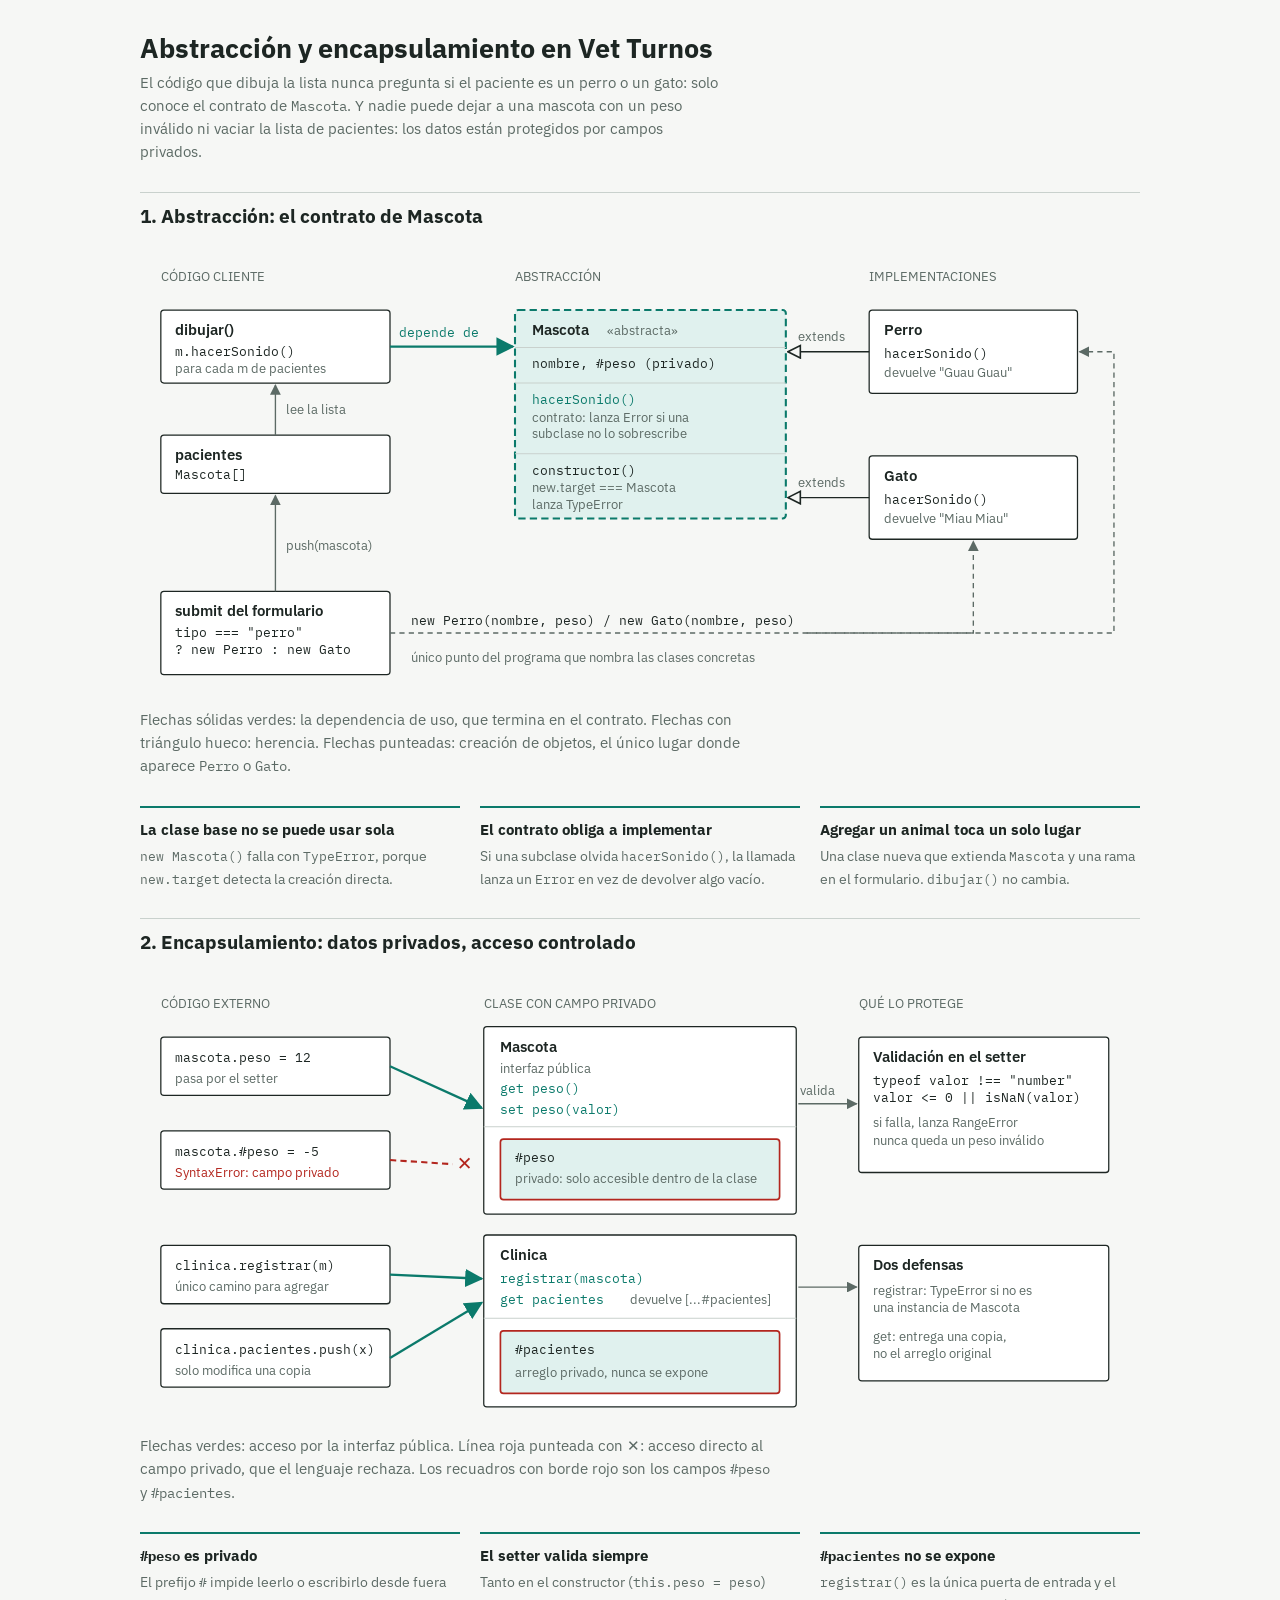
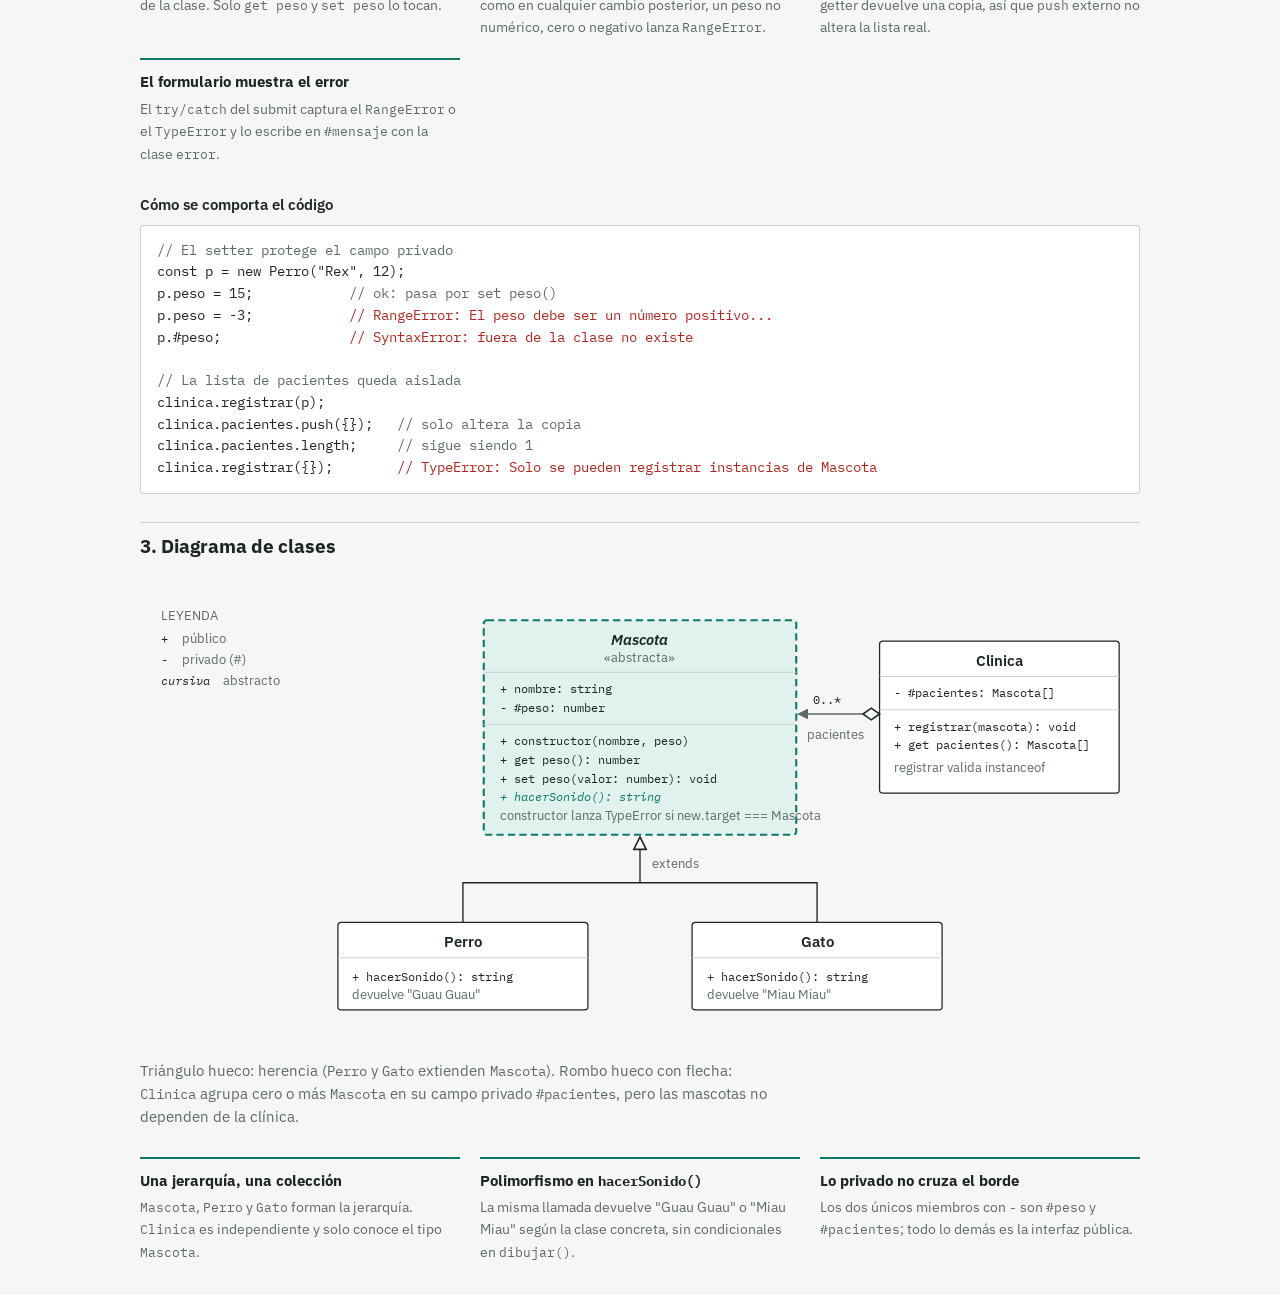
<file: img/Abstracción y Encapsulamiento en Vet Turnos.html>
<!doctype html><html><head><meta charset=utf8><meta name=viewport content="width=device-width,initial-scale=1,viewport-fit=cover"><style>:root{color-scheme:light;box-sizing:border-box;padding-top:env(safe-area-inset-top,0px);padding-bottom:env(safe-area-inset-bottom,0px)}html{scroll-padding-top:env(safe-area-inset-top,0px)}body{margin:0;padding:0;font:14px -apple-system,BlinkMacSystemFont,sans-serif;background:#fff;color:#000}img{max-width:100%}[hidden]:not([hidden=until-found i]){display:none!important}</style></head><body>
<title>Abstracción y encapsulamiento en Vet Turnos</title>
<meta name="claude:viewport-fit-sides" content="cover">
<link rel="stylesheet" href="https://fonts.googleapis.com/css2?family=IBM+Plex+Mono:wght@400;500&family=IBM+Plex+Sans:wght@400;500;600&display=swap">
<style>
  /* Layout: cliente a la izquierda, clase en el centro, reglas o implementaciones a la derecha; las flechas muestran quién depende de quién. */
  :root {
    --bg: #f6f7f5;
    --surface: #ffffff;
    --fg: #1d2623;
    --muted: #5c6a65;
    --line: #c9d1cd;
    --accent: #0b7a6b;
    --accent-soft: #e0f1ee;
    --danger: #b3261e;
    --font-body: "IBM Plex Sans", system-ui, sans-serif;
    --font-code: "IBM Plex Mono", ui-monospace, Consolas, monospace;
  }
  @media (prefers-color-scheme: dark) {
    :root:not([data-theme="light"]) {
      --bg: #121816; --surface: #19211e; --fg: #e4ebe8; --muted: #9aaaa4;
      --line: #35423d; --accent: #4fd1bc; --accent-soft: #163530; --danger: #ff8a80; color-scheme: dark;
    }
  }
  :root[data-theme="dark"] {
    --bg: #121816; --surface: #19211e; --fg: #e4ebe8; --muted: #9aaaa4;
    --line: #35423d; --accent: #4fd1bc; --accent-soft: #163530; --danger: #ff8a80; color-scheme: dark;
  }
  body {
    background: var(--bg); color: var(--fg); font-family: var(--font-body); font-size: 15px; line-height: 1.55;
    padding-block: 32px;
    padding-left: max(16px, env(safe-area-inset-left, 0px));
    padding-right: max(16px, env(safe-area-inset-right, 0px));
  }
  main { max-width: 1000px; margin: 0 auto; display: flex; flex-direction: column; gap: 28px; }
  h1 { font-size: 1.7rem; line-height: 1.2; margin: 0 0 6px; text-wrap: balance; }
  h2.section { font-size: 1.2rem; margin: 0; padding-top: 8px; border-top: 1px solid var(--line); text-wrap: balance; }
  .lede { margin: 0; color: var(--muted); max-width: 65ch; }
  .scroll { overflow-x: auto; }
  figure { margin: 0; display: flex; flex-direction: column; gap: 12px; }
  svg { display: block; width: 100%; min-width: 720px; height: auto; }
  figcaption { color: var(--muted); max-width: 70ch; }
  code { font-family: var(--font-code); font-size: 0.9em; }
  .points { display: grid; grid-template-columns: repeat(auto-fit, minmax(240px, 1fr)); gap: 20px; }
  .points div { min-width: 0; border-top: 2px solid var(--accent); padding-top: 10px; }
  .points h2 { font-size: 0.95rem; margin: 0 0 4px; }
  .points p { margin: 0; color: var(--muted); font-size: 0.9rem; }
  pre { margin: 0; padding: 14px 16px; background: var(--surface); border: 1px solid var(--line); border-radius: 3px; overflow-x: auto; font-family: var(--font-code); font-size: 0.85rem; line-height: 1.6; }
  pre .c { color: var(--muted); }
  pre .err { color: var(--danger); }
  .snippet-title { font-size: 0.95rem; font-weight: 600; margin: 0 0 8px; }

  /* SVG */
  svg text { fill: var(--fg); font-family: var(--font-body); font-size: 12.5px; }
  svg .code { font-family: var(--font-code); font-size: 12px; }
  svg .title { font-weight: 600; font-size: 14px; }
  svg .dim { fill: var(--muted); }
  svg .acc { fill: var(--accent); }
  svg .bad { fill: var(--danger); }
  svg .ital { font-style: italic; }
  svg .big { font-size: 18px; font-weight: 600; }
  svg .box { fill: var(--surface); stroke: var(--fg); stroke-width: 1.2; }
  svg .abs { fill: var(--accent-soft); stroke: var(--accent); stroke-width: 2; stroke-dasharray: 7 4; }
  svg .priv { fill: var(--accent-soft); stroke: var(--danger); stroke-width: 1.6; }
  svg .rule { stroke: var(--line); stroke-width: 1; }
  svg .flow { stroke: var(--muted); stroke-width: 1.3; fill: none; }
  svg .make { stroke: var(--muted); stroke-width: 1.3; fill: none; stroke-dasharray: 5 4; }
  svg .contract { stroke: var(--accent); stroke-width: 2.2; fill: none; }
  svg .blocked { stroke: var(--danger); stroke-width: 2; fill: none; stroke-dasharray: 6 4; }
  svg .inherit { stroke: var(--fg); stroke-width: 1.3; fill: none; }
  svg .head-flow { fill: var(--muted); }
  svg .head-contract { fill: var(--accent); }
  svg .head-inherit { fill: var(--bg); stroke: var(--fg); stroke-width: 1.3; }
</style>

<main>
  <header>
    <h1>Abstracción y encapsulamiento en Vet Turnos</h1>
    <p class="lede">El código que dibuja la lista nunca pregunta si el paciente es un perro o un gato: solo conoce el contrato de <code>Mascota</code>. Y nadie puede dejar a una mascota con un peso inválido ni vaciar la lista de pacientes: los datos están protegidos por campos privados.</p>
  </header>

  <!-- ============ 1. ABSTRACCIÓN ============ -->
  <h2 class="section">1. Abstracción: el contrato de Mascota</h2>

  <figure>
    <div class="scroll">
      <svg viewBox="0 0 960 420" role="img" aria-label="Dibujar llama a hacerSonido() sobre el contrato abstracto Mascota. Perro y Gato extienden Mascota y lo implementan. Solo el manejador del formulario conoce las clases concretas y las crea con new.">
        <defs>
          <marker id="a-flow" viewBox="0 0 10 10" refX="9" refY="5" markerWidth="8" markerHeight="8" orient="auto"><polygon class="head-flow" points="0,0 10,5 0,10"/></marker>
          <marker id="a-contract" viewBox="0 0 10 10" refX="9" refY="5" markerWidth="8" markerHeight="8" orient="auto"><polygon class="head-contract" points="0,0 10,5 0,10"/></marker>
          <marker id="a-inherit" viewBox="0 0 12 12" refX="11" refY="6" markerWidth="11" markerHeight="11" orient="auto"><polygon class="head-inherit" points="1,1 11,6 1,11"/></marker>
        </defs>

        <!-- column headings -->
        <text x="20" y="22" class="dim">CÓDIGO CLIENTE</text>
        <text x="360" y="22" class="dim">ABSTRACCIÓN</text>
        <text x="700" y="22" class="dim">IMPLEMENTACIONES</text>

        <!-- client column -->
        <rect x="20" y="50" width="220" height="70" rx="3" class="box"/>
        <text x="34" y="74" class="title">dibujar()</text>
        <text x="34" y="94" class="code">m.hacerSonido()</text>
        <text x="34" y="110" class="dim">para cada m de pacientes</text>

        <rect x="20" y="170" width="220" height="56" rx="3" class="box"/>
        <text x="34" y="194" class="title">pacientes</text>
        <text x="34" y="212" class="code">Mascota[]</text>

        <rect x="20" y="320" width="220" height="80" rx="3" class="box"/>
        <text x="34" y="344" class="title">submit del formulario</text>
        <text x="34" y="364" class="code">tipo === "perro"</text>
        <text x="34" y="380" class="code">? new Perro : new Gato</text>

        <!-- client flow -->
        <line x1="130" y1="320" x2="130" y2="228" class="flow" marker-end="url(#a-flow)"/>
        <text x="140" y="280" class="dim">push(mascota)</text>
        <line x1="130" y1="170" x2="130" y2="122" class="flow" marker-end="url(#a-flow)"/>
        <text x="140" y="150" class="dim">lee la lista</text>

        <!-- abstract class -->
        <rect x="360" y="50" width="260" height="200" rx="3" class="abs"/>
        <text x="376" y="74" class="title">Mascota</text>
        <text x="448" y="74" class="dim">«abstracta»</text>
        <line x1="360" y1="86" x2="620" y2="86" class="rule"/>
        <text x="376" y="106" class="code">nombre, #peso (privado)</text>
        <line x1="360" y1="120" x2="620" y2="120" class="rule"/>
        <text x="376" y="140" class="code acc">hacerSonido()</text>
        <text x="376" y="157" class="dim">contrato: lanza Error si una</text>
        <text x="376" y="173" class="dim">subclase no lo sobrescribe</text>
        <line x1="360" y1="188" x2="620" y2="188" class="rule"/>
        <text x="376" y="208" class="code">constructor()</text>
        <text x="376" y="225" class="dim">new.target === Mascota</text>
        <text x="376" y="241" class="dim">lanza TypeError</text>

        <!-- contract dependency -->
        <line x1="240" y1="85" x2="358" y2="85" class="contract" marker-end="url(#a-contract)"/>
        <text x="249" y="76" class="code acc">depende de</text>

        <!-- concrete classes -->
        <rect x="700" y="50" width="200" height="80" rx="3" class="box"/>
        <text x="714" y="74" class="title">Perro</text>
        <text x="714" y="96" class="code">hacerSonido()</text>
        <text x="714" y="114" class="dim">devuelve "Guau Guau"</text>

        <rect x="700" y="190" width="200" height="80" rx="3" class="box"/>
        <text x="714" y="214" class="title">Gato</text>
        <text x="714" y="236" class="code">hacerSonido()</text>
        <text x="714" y="254" class="dim">devuelve "Miau Miau"</text>

        <!-- inheritance -->
        <line x1="700" y1="90" x2="622" y2="90" class="inherit" marker-end="url(#a-inherit)"/>
        <text x="632" y="80" class="dim">extends</text>
        <line x1="700" y1="230" x2="622" y2="230" class="inherit" marker-end="url(#a-inherit)"/>
        <text x="632" y="220" class="dim">extends</text>

        <!-- construction: the only place that knows the concrete classes -->
        <polyline points="240,360 800,360 800,272" class="make" marker-end="url(#a-flow)"/>
        <polyline points="640,360 935,360 935,90 902,90" class="make" marker-end="url(#a-flow)"/>
        <text x="260" y="352" class="code">new Perro(nombre, peso)  /  new Gato(nombre, peso)</text>
        <text x="260" y="388" class="dim">único punto del programa que nombra las clases concretas</text>
      </svg>
    </div>
    <figcaption>Flechas sólidas verdes: la dependencia de uso, que termina en el contrato. Flechas con triángulo hueco: herencia. Flechas punteadas: creación de objetos, el único lugar donde aparece <code>Perro</code> o <code>Gato</code>.</figcaption>
  </figure>

  <section class="points" aria-label="Qué hace la abstracción">
    <div>
      <h2>La clase base no se puede usar sola</h2>
      <p><code>new Mascota()</code> falla con <code>TypeError</code>, porque <code>new.target</code> detecta la creación directa.</p>
    </div>
    <div>
      <h2>El contrato obliga a implementar</h2>
      <p>Si una subclase olvida <code>hacerSonido()</code>, la llamada lanza un <code>Error</code> en vez de devolver algo vacío.</p>
    </div>
    <div>
      <h2>Agregar un animal toca un solo lugar</h2>
      <p>Una clase nueva que extienda <code>Mascota</code> y una rama en el formulario. <code>dibujar()</code> no cambia.</p>
    </div>
  </section>

  <!-- ============ 2. ENCAPSULAMIENTO ============ -->
  <h2 class="section">2. Encapsulamiento: datos privados, acceso controlado</h2>

  <figure>
    <div class="scroll">
      <svg viewBox="0 0 960 420" role="img" aria-label="El código externo accede al peso de Mascota solo por el getter y el setter. El acceso directo al campo privado #peso está bloqueado. El setter valida el valor y lanza RangeError. La clase Clinica guarda #pacientes privado, registrar valida con instanceof y el getter pacientes devuelve una copia.">
        <defs>
          <marker id="e-flow" viewBox="0 0 10 10" refX="9" refY="5" markerWidth="8" markerHeight="8" orient="auto"><polygon class="head-flow" points="0,0 10,5 0,10"/></marker>
          <marker id="e-contract" viewBox="0 0 10 10" refX="9" refY="5" markerWidth="8" markerHeight="8" orient="auto"><polygon class="head-contract" points="0,0 10,5 0,10"/></marker>
        </defs>

        <!-- column headings -->
        <text x="20" y="22" class="dim">CÓDIGO EXTERNO</text>
        <text x="330" y="22" class="dim">CLASE CON CAMPO PRIVADO</text>
        <text x="690" y="22" class="dim">QUÉ LO PROTEGE</text>

        <!-- ===== Row 1: Mascota.#peso ===== -->
        <rect x="20" y="50" width="220" height="56" rx="3" class="box"/>
        <text x="34" y="74" class="code">mascota.peso = 12</text>
        <text x="34" y="94" class="dim">pasa por el setter</text>

        <rect x="20" y="140" width="220" height="56" rx="3" class="box"/>
        <text x="34" y="164" class="code">mascota.#peso = -5</text>
        <text x="34" y="184" class="dim bad">SyntaxError: campo privado</text>

        <rect x="330" y="40" width="300" height="180" rx="3" class="box"/>
        <text x="346" y="64" class="title">Mascota</text>
        <text x="346" y="84" class="dim">interfaz pública</text>
        <text x="346" y="104" class="code acc">get peso()</text>
        <text x="346" y="124" class="code acc">set peso(valor)</text>
        <line x1="330" y1="136" x2="630" y2="136" class="rule"/>
        <rect x="346" y="148" width="268" height="58" rx="3" class="priv"/>
        <text x="360" y="170" class="code">#peso</text>
        <text x="360" y="190" class="dim">privado: solo accesible dentro de la clase</text>

        <line x1="240" y1="78" x2="328" y2="118" class="contract" marker-end="url(#e-contract)"/>
        <line x1="240" y1="168" x2="300" y2="172" class="blocked"/>
        <text x="304" y="178" class="big bad">✕</text>

        <rect x="690" y="50" width="240" height="130" rx="3" class="box"/>
        <text x="704" y="74" class="title">Validación en el setter</text>
        <text x="704" y="96" class="code">typeof valor !== "number"</text>
        <text x="704" y="112" class="code">valor &lt;= 0 || isNaN(valor)</text>
        <text x="704" y="136" class="dim">si falla, lanza RangeError</text>
        <text x="704" y="154" class="dim">nunca queda un peso inválido</text>
        <line x1="632" y1="114" x2="688" y2="114" class="flow" marker-end="url(#e-flow)"/>
        <text x="634" y="106" class="dim">valida</text>

        <!-- ===== Row 2: Clinica.#pacientes ===== -->
        <rect x="20" y="250" width="220" height="56" rx="3" class="box"/>
        <text x="34" y="274" class="code">clinica.registrar(m)</text>
        <text x="34" y="294" class="dim">único camino para agregar</text>

        <rect x="20" y="330" width="220" height="56" rx="3" class="box"/>
        <text x="34" y="354" class="code">clinica.pacientes.push(x)</text>
        <text x="34" y="374" class="dim">solo modifica una copia</text>

        <rect x="330" y="240" width="300" height="165" rx="3" class="box"/>
        <text x="346" y="264" class="title">Clinica</text>
        <text x="346" y="286" class="code acc">registrar(mascota)</text>
        <text x="346" y="306" class="code acc">get pacientes</text>
        <text x="470" y="306" class="dim">devuelve [...#pacientes]</text>
        <line x1="330" y1="320" x2="630" y2="320" class="rule"/>
        <rect x="346" y="332" width="268" height="60" rx="3" class="priv"/>
        <text x="360" y="354" class="code">#pacientes</text>
        <text x="360" y="376" class="dim">arreglo privado, nunca se expone</text>

        <line x1="240" y1="278" x2="328" y2="282" class="contract" marker-end="url(#e-contract)"/>
        <line x1="240" y1="358" x2="328" y2="305" class="contract" marker-end="url(#e-contract)"/>

        <rect x="690" y="250" width="240" height="130" rx="3" class="box"/>
        <text x="704" y="274" class="title">Dos defensas</text>
        <text x="704" y="298" class="dim">registrar: TypeError si no es</text>
        <text x="704" y="314" class="dim">una instancia de Mascota</text>
        <text x="704" y="342" class="dim">get: entrega una copia,</text>
        <text x="704" y="358" class="dim">no el arreglo original</text>
        <line x1="632" y1="290" x2="688" y2="290" class="flow" marker-end="url(#e-flow)"/>
      </svg>
    </div>
    <figcaption>Flechas verdes: acceso por la interfaz pública. Línea roja punteada con ✕: acceso directo al campo privado, que el lenguaje rechaza. Los recuadros con borde rojo son los campos <code>#peso</code> y <code>#pacientes</code>.</figcaption>
  </figure>

  <section class="points" aria-label="Qué hace el encapsulamiento">
    <div>
      <h2><code>#peso</code> es privado</h2>
      <p>El prefijo <code>#</code> impide leerlo o escribirlo desde fuera de la clase. Solo <code>get peso</code> y <code>set peso</code> lo tocan.</p>
    </div>
    <div>
      <h2>El setter valida siempre</h2>
      <p>Tanto en el constructor (<code>this.peso = peso</code>) como en cualquier cambio posterior, un peso no numérico, cero o negativo lanza <code>RangeError</code>.</p>
    </div>
    <div>
      <h2><code>#pacientes</code> no se expone</h2>
      <p><code>registrar()</code> es la única puerta de entrada y el getter devuelve una copia, así que <code>push</code> externo no altera la lista real.</p>
    </div>
    <div>
      <h2>El formulario muestra el error</h2>
      <p>El <code>try/catch</code> del submit captura el <code>RangeError</code> o el <code>TypeError</code> y lo escribe en <code>#mensaje</code> con la clase <code>error</code>.</p>
    </div>
  </section>

  <section aria-label="Ejemplo de uso">
    <p class="snippet-title">Cómo se comporta el código</p>
<pre><span class="c">// El setter protege el campo privado</span>
const p = new Perro("Rex", 12);
p.peso = 15;            <span class="c">// ok: pasa por set peso()</span>
p.peso = -3;            <span class="err">// RangeError: El peso debe ser un número positivo...</span>
p.#peso;                <span class="err">// SyntaxError: fuera de la clase no existe</span>

<span class="c">// La lista de pacientes queda aislada</span>
clinica.registrar(p);
clinica.pacientes.push({});   <span class="c">// solo altera la copia</span>
clinica.pacientes.length;     <span class="c">// sigue siendo 1</span>
clinica.registrar({});        <span class="err">// TypeError: Solo se pueden registrar instancias de Mascota</span></pre>
  </section>

  <!-- ============ 3. DIAGRAMA DE CLASES ============ -->
  <h2 class="section">3. Diagrama de clases</h2>

  <figure>
    <div class="scroll">
      <svg viewBox="0 0 960 440" role="img" aria-label="Diagrama de clases UML. Mascota es una clase abstracta con nombre, peso privado, getter y setter de peso, y el método abstracto hacerSonido. Perro y Gato heredan de Mascota e implementan hacerSonido. Clinica agrega cero o más Mascota en su arreglo privado pacientes y ofrece registrar y el getter pacientes.">
        <defs>
          <marker id="c-inherit" viewBox="0 0 12 12" refX="11" refY="6" markerWidth="11" markerHeight="11" orient="auto"><polygon class="head-inherit" points="1,1 11,6 1,11"/></marker>
          <marker id="c-agg" viewBox="0 0 16 12" refX="1" refY="6" markerWidth="14" markerHeight="11" orient="auto"><polygon class="head-inherit" points="1,6 8,1 15,6 8,11"/></marker>
          <marker id="c-flow" viewBox="0 0 10 10" refX="9" refY="5" markerWidth="8" markerHeight="8" orient="auto"><polygon class="head-flow" points="0,0 10,5 0,10"/></marker>
        </defs>

        <!-- Mascota (abstracta) -->
        <rect x="330" y="30" width="300" height="206" rx="3" class="abs"/>
        <text x="480" y="54" class="title ital" text-anchor="middle">Mascota</text>
        <text x="480" y="70" class="dim" text-anchor="middle">«abstracta»</text>
        <line x1="330" y1="80" x2="630" y2="80" class="rule"/>
        <text x="346" y="100" class="code">+ nombre: string</text>
        <text x="346" y="118" class="code">- #peso: number</text>
        <line x1="330" y1="130" x2="630" y2="130" class="rule"/>
        <text x="346" y="150" class="code">+ constructor(nombre, peso)</text>
        <text x="346" y="168" class="code">+ get peso(): number</text>
        <text x="346" y="186" class="code">+ set peso(valor: number): void</text>
        <text x="346" y="204" class="code ital acc">+ hacerSonido(): string</text>
        <text x="346" y="222" class="dim">constructor lanza TypeError si new.target === Mascota</text>

        <!-- Perro -->
        <rect x="190" y="320" width="240" height="84" rx="3" class="box"/>
        <text x="310" y="344" class="title" text-anchor="middle">Perro</text>
        <line x1="190" y1="354" x2="430" y2="354" class="rule"/>
        <text x="204" y="376" class="code">+ hacerSonido(): string</text>
        <text x="204" y="394" class="dim">devuelve "Guau Guau"</text>

        <!-- Gato -->
        <rect x="530" y="320" width="240" height="84" rx="3" class="box"/>
        <text x="650" y="344" class="title" text-anchor="middle">Gato</text>
        <line x1="530" y1="354" x2="770" y2="354" class="rule"/>
        <text x="544" y="376" class="code">+ hacerSonido(): string</text>
        <text x="544" y="394" class="dim">devuelve "Miau Miau"</text>

        <!-- inheritance -->
        <polyline points="310,320 310,282 480,282" class="inherit"/>
        <polyline points="650,320 650,282 480,282" class="inherit"/>
        <line x1="480" y1="282" x2="480" y2="238" class="inherit" marker-end="url(#c-inherit)"/>
        <text x="492" y="268" class="dim">extends</text>

        <!-- Clinica -->
        <rect x="710" y="50" width="230" height="146" rx="3" class="box"/>
        <text x="825" y="74" class="title" text-anchor="middle">Clinica</text>
        <line x1="710" y1="84" x2="940" y2="84" class="rule"/>
        <text x="724" y="104" class="code">- #pacientes: Mascota[]</text>
        <line x1="710" y1="116" x2="940" y2="116" class="rule"/>
        <text x="724" y="136" class="code">+ registrar(mascota): void</text>
        <text x="724" y="154" class="code">+ get pacientes(): Mascota[]</text>
        <text x="724" y="176" class="dim">registrar valida instanceof</text>

        <!-- aggregation Clinica o--> Mascota -->
        <line x1="710" y1="120" x2="632" y2="120" class="flow" marker-start="url(#c-agg)" marker-end="url(#c-flow)"/>
        <text x="646" y="110" class="code">0..*</text>
        <text x="640" y="144" class="dim">pacientes</text>

        <!-- legend -->
        <text x="20" y="30" class="dim">LEYENDA</text>
        <text x="20" y="52" class="code">+</text><text x="40" y="52" class="dim">público</text>
        <text x="20" y="72" class="code">-</text><text x="40" y="72" class="dim">privado (#)</text>
        <text x="20" y="92" class="code ital">cursiva</text><text x="80" y="92" class="dim">abstracto</text>
      </svg>
    </div>
    <figcaption>Triángulo hueco: herencia (<code>Perro</code> y <code>Gato</code> extienden <code>Mascota</code>). Rombo hueco con flecha: <code>Clinica</code> agrupa cero o más <code>Mascota</code> en su campo privado <code>#pacientes</code>, pero las mascotas no dependen de la clínica.</figcaption>
  </figure>

  <section class="points" aria-label="Cómo leer el diagrama de clases">
    <div>
      <h2>Una jerarquía, una colección</h2>
      <p><code>Mascota</code>, <code>Perro</code> y <code>Gato</code> forman la jerarquía. <code>Clinica</code> es independiente y solo conoce el tipo <code>Mascota</code>.</p>
    </div>
    <div>
      <h2>Polimorfismo en <code>hacerSonido()</code></h2>
      <p>La misma llamada devuelve "Guau Guau" o "Miau Miau" según la clase concreta, sin condicionales en <code>dibujar()</code>.</p>
    </div>
    <div>
      <h2>Lo privado no cruza el borde</h2>
      <p>Los dos únicos miembros con <code>-</code> son <code>#peso</code> y <code>#pacientes</code>; todo lo demás es la interfaz pública.</p>
    </div>
  </section>
</main>

</body></html>
</file>
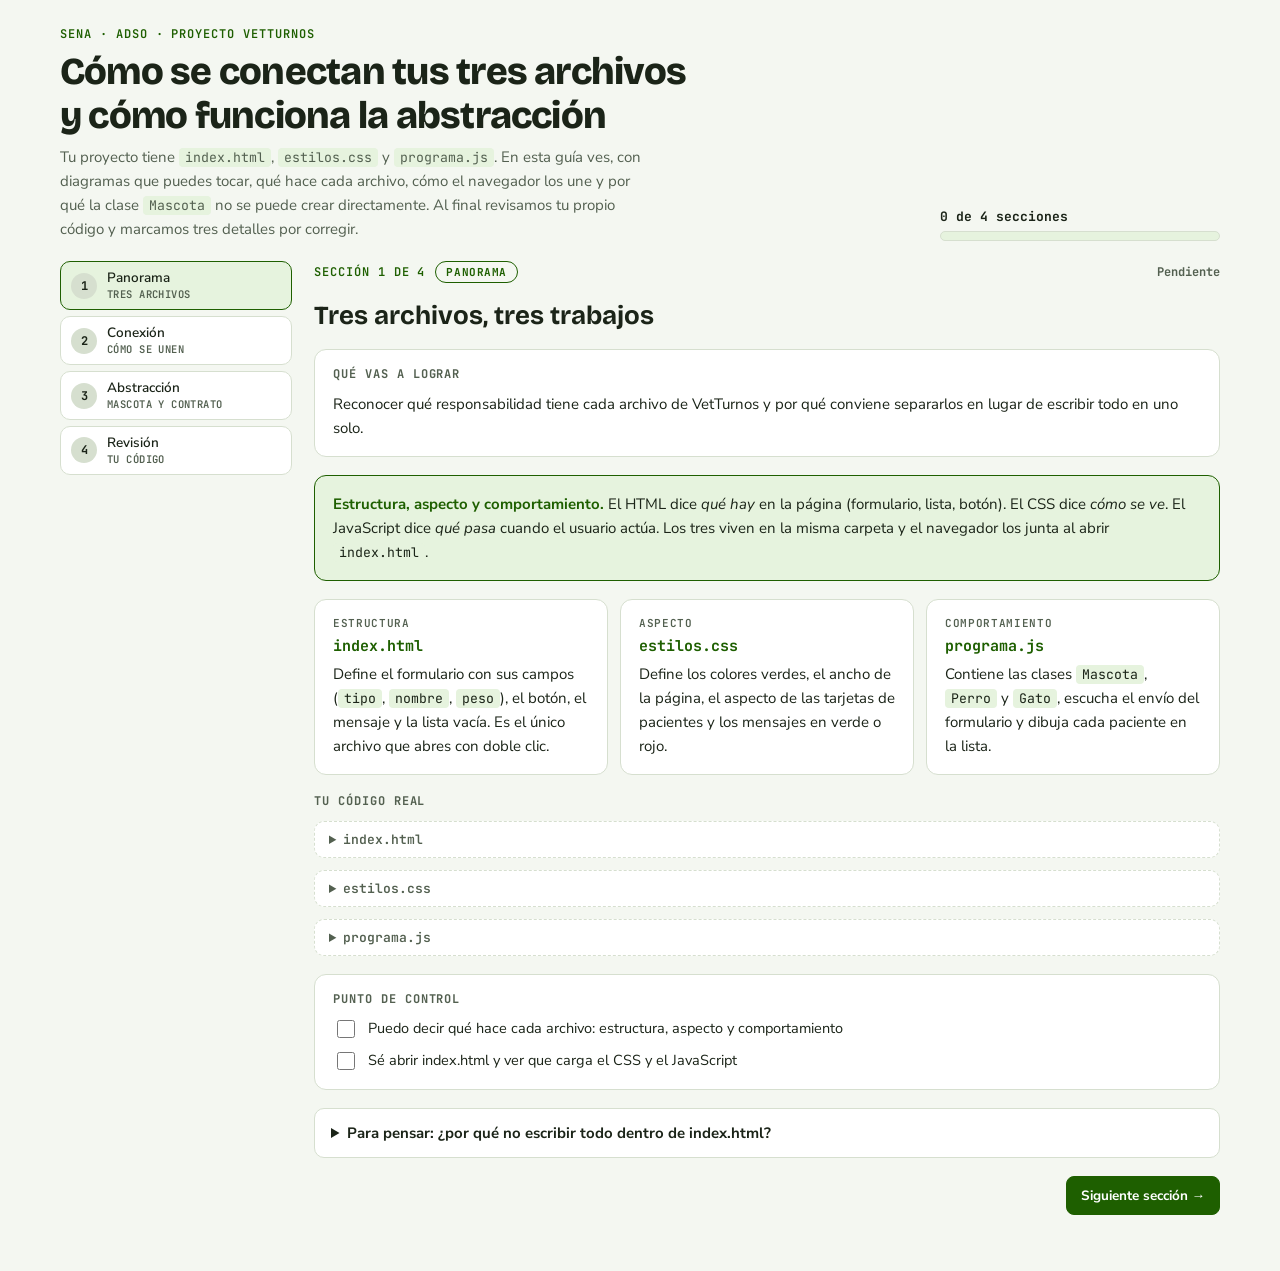
<file: img/Archivos y Abstracción VetTurnos.html>
<!doctype html><html><head><meta charset=utf8><meta name=viewport content="width=device-width,initial-scale=1,viewport-fit=cover"><style>:root{color-scheme:light;box-sizing:border-box;padding-top:env(safe-area-inset-top,0px);padding-bottom:env(safe-area-inset-bottom,0px)}html{scroll-padding-top:env(safe-area-inset-top,0px)}body{margin:0;padding:0;font:14px -apple-system,BlinkMacSystemFont,sans-serif;background:#fff;color:#000}img{max-width:100%}[hidden]:not([hidden=until-found i]){display:none!important}</style></head><body>
<title>Archivos y Abstracción VetTurnos</title>
<meta name="claude:viewport-fit-sides" content="cover">
<link rel="stylesheet" href="https://fonts.googleapis.com/css2?family=Bricolage+Grotesque:wght@600;700;800&family=Nunito+Sans:wght@400;600;700&family=JetBrains+Mono:wght@400;600&display=swap">
<style>
/* Layout: menú lateral con 4 secciones; a la derecha explicación, diagrama interactivo, código real del estudiante y punto de control. */
:root {
  --bg: #f4f7f1;
  --surface: #ffffff;
  --fg: #1b2418;
  --muted: #536050;
  --line: #d6dfcf;
  --accent: #1e5f00;
  --on-accent: #ffffff;
  --accent-soft: #e6f3de;
  --brand: #39a900;
  --bad: #b3261e;
  --bad-soft: #fbe9e7;
  --code-bg: #14210f;
  --code-fg: #e3eedb;
  --code-dim: #8fa586;
  --font-display: 'Bricolage Grotesque', 'Segoe UI', sans-serif;
  --font-body: 'Nunito Sans', 'Segoe UI', sans-serif;
  --font-mono: 'JetBrains Mono', Consolas, 'Courier New', monospace;
}
@media (prefers-color-scheme: dark) {
  :root:not([data-theme="light"]) {
    --bg: #0e150c; --surface: #162112; --fg: #e5eee0; --muted: #9db093;
    --line: #2a3a25; --accent: #6fd62a; --on-accent: #0e150c; --accent-soft: #1d2d17;
    --brand: #6fd62a; --bad: #ff9a90; --bad-soft: #3a1c19;
    --code-bg: #0a1008; --code-fg: #dfead8; --code-dim: #7f9576;
    color-scheme: dark;
  }
}
:root[data-theme="dark"] {
  --bg: #0e150c; --surface: #162112; --fg: #e5eee0; --muted: #9db093;
  --line: #2a3a25; --accent: #6fd62a; --on-accent: #0e150c; --accent-soft: #1d2d17;
  --brand: #6fd62a; --bad: #ff9a90; --bad-soft: #3a1c19;
  --code-bg: #0a1008; --code-fg: #dfead8; --code-dim: #7f9576;
  color-scheme: dark;
}

* { box-sizing: border-box; }
body {
  background: var(--bg); color: var(--fg); font-family: var(--font-body); font-size: 15px; line-height: 1.6;
  padding-left: max(16px, env(safe-area-inset-left, 0px));
  padding-right: max(16px, env(safe-area-inset-right, 0px));
  padding-block: 26px 56px;
}
.wrap { max-width: 1160px; margin: 0 auto; display: grid; gap: 20px; }
h1, h2, h3 { font-family: var(--font-display); text-wrap: balance; margin: 0; line-height: 1.15; }
h1 { font-size: clamp(26px, 5vw, 38px); font-weight: 800; letter-spacing: -0.02em; }
h2 { font-size: 26px; font-weight: 700; }
h3 { font: 700 12px var(--font-mono); letter-spacing: .08em; text-transform: uppercase; color: var(--muted); }
p { margin: 0; }
code { font-family: var(--font-mono); font-size: .88em; background: var(--accent-soft); padding: 1px 6px; border-radius: 4px; }
pre code { background: none; padding: 0; border-radius: 0; font-size: inherit; color: inherit; }
:focus-visible { outline: 3px solid var(--brand); outline-offset: 2px; }
.kicker { font: 600 12px var(--font-mono); letter-spacing: .08em; text-transform: uppercase; color: var(--accent); margin-bottom: 8px; }

.top { display: grid; grid-template-columns: minmax(0, 1fr) minmax(200px, 280px); gap: 20px; align-items: end; }
@media (max-width: 720px) { .top { grid-template-columns: minmax(0, 1fr); } }
.top p { color: var(--muted); max-width: 66ch; margin-top: 8px; }
.progress { display: grid; gap: 6px; }
.progress b { font: 700 13px var(--font-mono); }
.bar { height: 10px; border-radius: 999px; background: var(--accent-soft); border: 1.5px solid var(--line); overflow: hidden; }
.bar i { display: block; height: 100%; background: var(--brand); width: 0; transition: width .4s; }

.layout { display: grid; grid-template-columns: 232px minmax(0, 1fr); gap: 22px; align-items: start; }
@media (max-width: 900px) { .layout { grid-template-columns: minmax(0, 1fr); } }
nav#nav { display: grid; gap: 6px; position: sticky; top: env(safe-area-inset-top, 0px); }
@media (max-width: 900px) { nav#nav { position: static; display: flex; overflow-x: auto; padding-bottom: 6px; } }
.navitem {
  display: grid; grid-template-columns: 28px minmax(0, 1fr); gap: 8px; align-items: center; text-align: left;
  font: 600 13.5px var(--font-body); color: var(--fg); background: var(--surface);
  border: 1.5px solid var(--line); border-radius: 10px; padding: 8px 10px; cursor: pointer;
}
@media (max-width: 900px) { .navitem { flex: 0 0 auto; } .navitem .nt small { display: none; } }
.navitem:hover { border-color: var(--accent); }
.navitem[aria-current="true"] { border-color: var(--accent); background: var(--accent-soft); }
.navitem .n { width: 26px; height: 26px; border-radius: 50%; display: grid; place-items: center; font: 700 12px var(--font-mono); background: var(--line); color: var(--fg); }
.navitem.done .n { background: var(--accent); color: var(--on-accent); }
.navitem .nt { min-width: 0; line-height: 1.25; display: grid; }
.navitem .nt small { font: 600 10.5px var(--font-mono); letter-spacing: .04em; color: var(--muted); text-transform: uppercase; }

.step { display: grid; gap: 18px; min-width: 0; }
.exhead { display: flex; flex-wrap: wrap; gap: 10px; align-items: center; }
.exhead .num { font: 600 12px var(--font-mono); letter-spacing: .08em; text-transform: uppercase; color: var(--accent); }
.tag { font: 700 11px var(--font-mono); letter-spacing: .05em; text-transform: uppercase; padding: 3px 10px; border-radius: 999px; border: 1.5px solid var(--accent); color: var(--accent); }
.state { margin-left: auto; font: 700 12px var(--font-mono); color: var(--muted); }
.state.ok { color: var(--accent); }
.card { background: var(--surface); border: 1.5px solid var(--line); border-radius: 12px; padding: 16px 18px; display: grid; gap: 10px; min-width: 0; align-content: start; }
.concept { border-color: var(--accent); background: var(--accent-soft); }
.concept b { color: var(--accent); }
ol.todo, ul.req { margin: 0; padding-left: 22px; display: grid; gap: 6px; }
ol.todo li::marker, ul.req li::marker { font-weight: 700; color: var(--accent); }
.note { color: var(--muted); font-size: 14px; }
.cols3 { display: grid; grid-template-columns: repeat(3, minmax(0, 1fr)); gap: 12px; }
@media (max-width: 820px) { .cols3 { grid-template-columns: minmax(0, 1fr); } }
.role { display: grid; gap: 6px; align-content: start; }
.role .fn { font: 700 15px var(--font-mono); color: var(--accent); }
.role .ro { font: 600 11px var(--font-mono); letter-spacing: .06em; text-transform: uppercase; color: var(--muted); }

.codewrap { background: var(--code-bg); border-radius: 10px; overflow: hidden; min-width: 0; }
.codewrap .cap { font: 600 11px var(--font-mono); letter-spacing: .08em; text-transform: uppercase; color: var(--code-dim); padding: 9px 14px 0; }
pre { margin: 0; padding: 8px 14px 14px; overflow-x: auto; color: var(--code-fg); font: 400 12.5px/1.65 var(--font-mono); }
pre .l { display: block; padding: 0 14px; margin: 0 -14px; white-space: pre; }
pre .l.hi { background: rgba(143, 224, 74, .16); box-shadow: inset 3px 0 0 #8fe04a; }
pre .l.sel { cursor: pointer; }
pre .l.sel:hover { background: rgba(143, 224, 74, .08); }
pre .l.bad { background: rgba(255, 120, 100, .18); box-shadow: inset 3px 0 0 #ff7864; }
pre .l.good { background: rgba(143, 224, 74, .16); box-shadow: inset 3px 0 0 #8fe04a; }
details.fold { border: 1.5px dashed var(--line); border-radius: 10px; background: var(--surface); }
details.fold > summary { cursor: pointer; padding: 9px 14px; font: 600 13px var(--font-mono); color: var(--muted); }
details.fold > .inner { margin: 0 10px 10px; }
.inner { display: grid; gap: 12px; min-width: 0; }
.pair { display: grid; grid-template-columns: repeat(2, minmax(0, 1fr)); gap: 12px; }
@media (max-width: 760px) { .pair { grid-template-columns: minmax(0, 1fr); } }

button.act {
  font: 700 13.5px var(--font-body); border-radius: 8px; border: 1.5px solid var(--line);
  background: var(--surface); color: var(--fg); padding: 9px 14px; cursor: pointer; min-width: 0;
}
button.act:hover { border-color: var(--accent); background: var(--accent-soft); }
button.act[aria-pressed="true"] { border-color: var(--accent); background: var(--accent-soft); color: var(--accent); }
button.act.primary { background: var(--accent); color: var(--on-accent); border-color: var(--accent); }
button.act.primary:hover { filter: brightness(1.12); background: var(--accent); }
button.act.mono { font-family: var(--font-mono); font-size: 12.5px; text-align: left; }
.row { display: flex; flex-wrap: wrap; gap: 8px; align-items: center; }

/* Diagramas */
.diagram { background: var(--surface); border: 1.5px solid var(--line); border-radius: 12px; padding: 10px; overflow-x: auto; }
.diagram svg { display: block; width: 100%; min-width: 580px; height: auto; }
.nd rect { fill: var(--surface); stroke: var(--line); stroke-width: 2; transition: fill .25s, stroke .25s; }
.nd.abs rect { stroke-dasharray: 7 5; }
.nd.ghost { opacity: .45; }
.nd.on { opacity: 1; }
.nd.on rect { stroke: var(--accent); fill: var(--accent-soft); }
.nd.bad rect { stroke: var(--bad); fill: var(--bad-soft); }
.nd.bad { opacity: 1; }
.nd .t { font: 700 15px var(--font-mono); fill: var(--fg); }
.nd .s { font: 600 11px var(--font-body); fill: var(--muted); }
.nd .m { font: 400 11.5px var(--font-mono); fill: var(--fg); }
.nd .st { font: 600 10px var(--font-mono); letter-spacing: .06em; fill: var(--muted); text-transform: uppercase; }
.nd line.sep { stroke: var(--line); stroke-width: 1.5; }
.edge path.ln { fill: none; stroke: var(--line); stroke-width: 2.5; transition: stroke .25s; }
.edge.dash path.ln { stroke-dasharray: 7 5; }
.edge .lb { font: 600 11.5px var(--font-mono); fill: var(--muted); }
.edge.on path.ln { stroke: var(--accent); stroke-width: 3.5; }
.edge.on .lb { fill: var(--accent); }
.edge.bad path.ln { stroke: var(--bad); stroke-width: 3.5; }
.edge.bad .lb { fill: var(--bad); }
.edge path.ln { marker-end: url(#arr); }
.edge.on path.ln { marker-end: url(#arrOn); }
.edge.bad path.ln { marker-end: url(#arrBad); }
.edge.inh path.ln { marker-end: url(#tri); }
.edge.inh.on path.ln { marker-end: url(#triOn); }
.edge.inh.bad path.ln { marker-end: url(#triBad); }
.mk-a { fill: var(--line); }
.mk-on { fill: var(--accent); }
.mk-bad { fill: var(--bad); }
.mk-t { fill: var(--surface); stroke: var(--line); stroke-width: 2; }
.mk-t-on { fill: var(--surface); stroke: var(--accent); stroke-width: 2; }
.mk-t-bad { fill: var(--surface); stroke: var(--bad); stroke-width: 2; }

.panel { background: var(--bg); border: 1.5px solid var(--line); border-radius: 10px; padding: 14px 16px; display: grid; gap: 10px; min-width: 0; }
.panel h4 { margin: 0; font: 700 17px var(--font-display); }
.stepper { display: flex; flex-wrap: wrap; gap: 8px; align-items: center; }
.stepper .cnt { font: 700 12px var(--font-mono); color: var(--muted); }

.log { background: var(--bg); border: 1.5px dashed var(--line); border-radius: 10px; padding: 10px 12px; min-height: 90px; max-height: 260px; overflow: auto; font: 400 12.5px/1.55 var(--font-mono); display: grid; gap: 4px; align-content: start; }
.log .empty { color: var(--muted); font-family: var(--font-body); font-size: 13.5px; }
.log .ln { display: grid; grid-template-columns: 18px minmax(0, 1fr); gap: 6px; overflow-wrap: anywhere; }
.log .ln.ok .mk { color: var(--accent); }
.log .ln.err, .log .ln.err .mk { color: var(--bad); }
.log .src { color: var(--muted); }

.demo { display: grid; grid-template-columns: repeat(2, minmax(0, 1fr)); gap: 12px; }
@media (max-width: 760px) { .demo { grid-template-columns: minmax(0, 1fr); } }
.demo .box { background: var(--bg); border: 1.5px solid var(--line); border-radius: 10px; padding: 12px; display: grid; gap: 8px; min-width: 0; }
.demo ul { list-style: none; margin: 0; padding: 0; }
.demo .paciente { background: var(--surface); border-left: 4px solid var(--accent); border-radius: 6px; padding: 10px 12px; font-size: 14px; }
.demo .paciente small { color: var(--muted); display: block; margin-top: 2px; }
.demo li small { display: block; }

.find { display: grid; gap: 12px; }
.find .head { display: flex; flex-wrap: wrap; gap: 10px; align-items: center; }
.sev { font: 700 11px var(--font-mono); letter-spacing: .05em; text-transform: uppercase; padding: 3px 10px; border-radius: 999px; border: 1.5px solid var(--bad); color: var(--bad); }
.sev.low { border-color: var(--muted); color: var(--muted); }

.checks { list-style: none; margin: 0; padding: 0; display: grid; gap: 8px; }
.checks label { display: flex; gap: 10px; align-items: flex-start; cursor: pointer; font-size: 14.5px; }
.checks input { width: 18px; height: 18px; margin-top: 3px; accent-color: var(--accent); flex: 0 0 auto; }
details.think { border: 1.5px solid var(--line); border-radius: 10px; background: var(--surface); padding: 12px 16px; }
details.think summary { cursor: pointer; font-weight: 700; }
details.think p { margin-top: 8px; color: var(--muted); }
.navbtns { display: flex; justify-content: space-between; gap: 10px; flex-wrap: wrap; }
[data-step][hidden] { display: none; }
@media (prefers-reduced-motion: reduce) { * { animation: none !important; transition: none !important; } }
</style>

<div class="wrap">
  <div class="top">
    <div>
      <div class="kicker">SENA · ADSO · Proyecto VetTurnos</div>
      <h1>Cómo se conectan tus tres archivos y cómo funciona la abstracción</h1>
      <p>Tu proyecto tiene <code>index.html</code>, <code>estilos.css</code> y <code>programa.js</code>. En esta guía ves, con diagramas que puedes tocar, qué hace cada archivo, cómo el navegador los une y por qué la clase <code>Mascota</code> no se puede crear directamente. Al final revisamos tu propio código y marcamos tres detalles por corregir.</p>
    </div>
    <div class="progress" aria-live="polite">
      <b id="prog-txt">0 de 4 secciones</b>
      <div class="bar"><i id="prog-bar"></i></div>
    </div>
  </div>
  <div class="layout">
    <nav id="nav" aria-label="Secciones"></nav>
    <main id="main">

      <!-- ===== 0. Los tres archivos ===== -->
      <article class="step" data-step="0">
        <div class="exhead"><span class="num">Sección 1 de 4</span><span class="tag">Panorama</span><span class="state" data-state></span></div>
        <h2>Tres archivos, tres trabajos</h2>
        <div class="card"><h3>Qué vas a lograr</h3><p>Reconocer qué responsabilidad tiene cada archivo de VetTurnos y por qué conviene separarlos en lugar de escribir todo en uno solo.</p></div>
        <div class="card concept"><p><b>Estructura, aspecto y comportamiento.</b> El HTML dice <em>qué hay</em> en la página (formulario, lista, botón). El CSS dice <em>cómo se ve</em>. El JavaScript dice <em>qué pasa</em> cuando el usuario actúa. Los tres viven en la misma carpeta y el navegador los junta al abrir <code>index.html</code>.</p></div>
        <div class="cols3">
          <div class="card role"><span class="ro">Estructura</span><span class="fn">index.html</span><p>Define el formulario con sus campos (<code>tipo</code>, <code>nombre</code>, <code>peso</code>), el botón, el mensaje y la lista vacía. Es el único archivo que abres con doble clic.</p></div>
          <div class="card role"><span class="ro">Aspecto</span><span class="fn">estilos.css</span><p>Define los colores verdes, el ancho de la página, el aspecto de las tarjetas de pacientes y los mensajes en verde o rojo.</p></div>
          <div class="card role"><span class="ro">Comportamiento</span><span class="fn">programa.js</span><p>Contiene las clases <code>Mascota</code>, <code>Perro</code> y <code>Gato</code>, escucha el envío del formulario y dibuja cada paciente en la lista.</p></div>
        </div>
        <div class="inner">
          <h3>Tu código real</h3>
          <details class="fold"><summary>index.html</summary><div class="inner" data-code="html"></div></details>
          <details class="fold"><summary>estilos.css</summary><div class="inner" data-code="css"></div></details>
          <details class="fold"><summary>programa.js</summary><div class="inner" data-code="js"></div></details>
        </div>
        <div class="card"><h3>Punto de control</h3><ul class="checks" data-checks></ul></div>
        <details class="think"><summary>Para pensar: ¿por qué no escribir todo dentro de index.html?</summary><p>Se puede, y la guía anterior lo hizo para empezar con un solo archivo. Pero cuando el proyecto crece, separar permite cambiar los colores sin tocar la lógica, reutilizar el mismo CSS en otras páginas y encontrar un error mirando solo el archivo que corresponde.</p></details>
        <div class="navbtns"><span></span><button class="act primary" data-next>Siguiente sección →</button></div>
      </article>

      <!-- ===== 1. Cómo se conectan ===== -->
      <article class="step" data-step="1" hidden>
        <div class="exhead"><span class="num">Sección 2 de 4</span><span class="tag">Conexión</span><span class="state" data-state></span></div>
        <h2>Cómo se conectan los tres archivos</h2>
        <div class="card"><h3>Qué vas a lograr</h3><p>Ver las cuatro conexiones que existen entre los archivos y el orden en que el navegador los lee. Toca un botón y el diagrama resalta la flecha con el código que la hace posible.</p></div>
        <div class="card concept"><p><b>Solo <code>index.html</code> conoce a los otros dos.</b> Dentro de él, <code>&lt;link&gt;</code> trae el CSS y <code>&lt;script&gt;</code> trae el JavaScript. Después los otros dos archivos se refieren al HTML: el CSS mediante <em>selectores</em> y el JavaScript mediante <em>ids</em>.</p></div>

        <div class="inner">
          <h3>Diagrama de conexiones</h3>
          <div class="row" data-cnbtns>
            <button class="act" data-cn="link" aria-pressed="true">1 · &lt;link&gt; trae el CSS</button>
            <button class="act" data-cn="script" aria-pressed="false">2 · &lt;script&gt; trae el JS</button>
            <button class="act" data-cn="ids" aria-pressed="false">3 · El JS busca por id</button>
            <button class="act" data-cn="sel" aria-pressed="false">4 · El CSS elige por selector</button>
          </div>
          <div class="diagram">
            <svg id="svg1" viewBox="0 0 720 380" role="img" aria-label="Diagrama: index.html enlaza estilos.css y programa.js; ambos se refieren de vuelta a elementos del HTML">
              <defs>
                <marker id="arr" viewBox="0 0 10 10" refX="9" refY="5" markerWidth="8" markerHeight="8" orient="auto"><path class="mk-a" d="M0 0 L10 5 L0 10 z"/></marker>
                <marker id="arrOn" viewBox="0 0 10 10" refX="9" refY="5" markerWidth="8" markerHeight="8" orient="auto"><path class="mk-on" d="M0 0 L10 5 L0 10 z"/></marker>
                <marker id="arrBad" viewBox="0 0 10 10" refX="9" refY="5" markerWidth="8" markerHeight="8" orient="auto"><path class="mk-bad" d="M0 0 L10 5 L0 10 z"/></marker>
              </defs>
              <g class="edge" data-id="link"><path class="ln" d="M270 104 L132 266"/><text class="lb" x="205" y="160" text-anchor="end">&lt;link href&gt;</text></g>
              <g class="edge dash" data-id="sel"><path class="ln" d="M215 268 L322 106"/><text class="lb" x="278" y="214" text-anchor="start">selectores</text></g>
              <g class="edge" data-id="script"><path class="ln" d="M450 104 L588 266"/><text class="lb" x="556" y="200" text-anchor="start">&lt;script src&gt;</text></g>
              <g class="edge dash" data-id="ids"><path class="ln" d="M530 268 L420 106"/><text class="lb" x="496" y="236" text-anchor="end">getElementById</text></g>
              <g class="nd" data-id="html"><rect x="250" y="20" width="220" height="84" rx="10"/><text class="t" x="360" y="56" text-anchor="middle">index.html</text><text class="s" x="360" y="78" text-anchor="middle">estructura · lo que hay</text></g>
              <g class="nd" data-id="css"><rect x="20" y="270" width="220" height="84" rx="10"/><text class="t" x="130" y="306" text-anchor="middle">estilos.css</text><text class="s" x="130" y="328" text-anchor="middle">aspecto · cómo se ve</text></g>
              <g class="nd" data-id="js"><rect x="480" y="270" width="220" height="84" rx="10"/><text class="t" x="590" y="306" text-anchor="middle">programa.js</text><text class="s" x="590" y="328" text-anchor="middle">comportamiento · qué pasa</text></g>
            </svg>
          </div>
          <div class="panel" aria-live="polite">
            <h4 id="cn-title"></h4>
            <p id="cn-text"></p>
            <div class="pair"><div id="cn-a"></div><div id="cn-b"></div></div>
          </div>
        </div>

        <div class="inner">
          <h3>Orden de carga en el navegador</h3>
          <div class="stepper">
            <button class="act" data-ord="prev">← Anterior</button>
            <button class="act primary" data-ord="next">Siguiente →</button>
            <button class="act" data-ord="reset">Reiniciar</button>
            <span class="cnt" id="ord-cnt"></span>
          </div>
          <div class="panel" aria-live="polite"><h4 id="ord-title"></h4><p id="ord-text"></p></div>
          <p class="note">Por eso la etiqueta <code>&lt;script&gt;</code> va al final del <code>&lt;body&gt;</code>: cuando <code>programa.js</code> se ejecuta, el formulario y la lista ya existen y <code>getElementById</code> los encuentra.</p>
        </div>

        <div class="card"><h3>Punto de control</h3><ul class="checks" data-checks></ul></div>
        <details class="think"><summary>Para pensar: ¿qué pasaría si pones el &lt;script&gt; antes del &lt;form&gt;?</summary><p><code>document.getElementById("formulario")</code> devolvería <code>null</code> porque el formulario todavía no existe, y la línea siguiente lanzaría un error. Hay dos soluciones: dejar el script al final del body, o agregar el atributo <code>defer</code> al script.</p></details>
        <div class="navbtns"><button class="act" data-prev>← Sección anterior</button><button class="act primary" data-next>Siguiente sección →</button></div>
      </article>

      <!-- ===== 2. Abstracción ===== -->
      <article class="step" data-step="2" hidden>
        <div class="exhead"><span class="num">Sección 3 de 4</span><span class="tag">Abstracción</span><span class="state" data-state></span></div>
        <h2>La abstracción en Mascota</h2>
        <div class="card"><h3>Qué vas a lograr</h3><p>Entender por qué <code>Mascota</code> no se puede crear con <code>new</code>, qué es el contrato <code>hacerSonido()</code> y cómo Perro y Gato lo cumplen. Todas las pruebas de esta sección ejecutan clases reales, escritas igual que en tu <code>programa.js</code>.</p></div>
        <div class="card concept"><p><b>Abstracción: quedarse con lo esencial.</b> En la veterinaria nadie atiende a una «mascota a secas»: llega un perro o un gato. <code>Mascota</code> reúne lo que todas comparten (nombre, peso) y fija un <em>contrato</em>: toda mascota debe saber hacer un sonido, y cada especie decide cuál.</p></div>

        <div class="inner">
          <h3>Anatomía de la clase</h3>
          <p class="note">Toca un botón o una línea del código para ver qué hace esa parte.</p>
          <div class="row" data-anbtns></div>
          <div class="codewrap"><div class="cap">programa.js · clases</div><pre><code id="an-code"></code></pre></div>
          <div class="panel" aria-live="polite"><h4 id="an-title"></h4><p id="an-text"></p></div>
        </div>

        <div class="inner">
          <h3>Diagrama de clases</h3>
          <div class="row" data-tests></div>
          <div class="diagram">
            <svg id="svg2" viewBox="0 0 720 340" role="img" aria-label="Diagrama de clases: Perro, Gato y Pez heredan de la clase abstracta Mascota">
              <defs>
                <marker id="tri" viewBox="0 0 12 12" refX="11" refY="6" markerWidth="11" markerHeight="11" orient="auto"><path class="mk-t" d="M1 1 L11 6 L1 11 z"/></marker>
                <marker id="triOn" viewBox="0 0 12 12" refX="11" refY="6" markerWidth="11" markerHeight="11" orient="auto"><path class="mk-t-on" d="M1 1 L11 6 L1 11 z"/></marker>
                <marker id="triBad" viewBox="0 0 12 12" refX="11" refY="6" markerWidth="11" markerHeight="11" orient="auto"><path class="mk-t-bad" d="M1 1 L11 6 L1 11 z"/></marker>
              </defs>
              <g class="edge inh" data-id="e-p"><path class="ln" d="M120 220 L290 146"/><text class="lb" x="176" y="172" text-anchor="end">extends</text></g>
              <g class="edge inh" data-id="e-g"><path class="ln" d="M360 220 L360 146"/><text class="lb" x="370" y="190" text-anchor="start">extends</text></g>
              <g class="edge inh" data-id="e-z"><path class="ln" d="M600 220 L430 146"/><text class="lb" x="544" y="172" text-anchor="start">extends</text></g>
              <g class="nd abs" data-id="m"><rect x="210" y="14" width="300" height="130" rx="10"/><text class="st" x="360" y="34" text-anchor="middle">«abstracta»</text><text class="t" x="360" y="56" text-anchor="middle">Mascota</text><line class="sep" x1="226" y1="68" x2="494" y2="68"/><text class="m" x="226" y="90">nombre, peso</text><line class="sep" x1="226" y1="100" x2="494" y2="100"/><text class="m" x="226" y="122">hacerSonido()  ← contrato</text></g>
              <g class="nd" data-id="p"><rect x="20" y="220" width="200" height="96" rx="10"/><text class="t" x="120" y="248" text-anchor="middle">Perro</text><line class="sep" x1="36" y1="260" x2="204" y2="260"/><text class="m" x="36" y="284">hacerSonido()</text><text class="s" x="36" y="304">devuelve «Guau Guau»</text></g>
              <g class="nd" data-id="g"><rect x="260" y="220" width="200" height="96" rx="10"/><text class="t" x="360" y="248" text-anchor="middle">Gato</text><line class="sep" x1="276" y1="260" x2="444" y2="260"/><text class="m" x="276" y="284">hacerSonido()</text><text class="s" x="276" y="304">devuelve «Miau Miau»</text></g>
              <g class="nd ghost" data-id="z"><rect x="500" y="220" width="200" height="96" rx="10" stroke-dasharray="3 4"/><text class="t" x="600" y="248" text-anchor="middle">Pez</text><line class="sep" x1="516" y1="260" x2="684" y2="260"/><text class="m" x="516" y="284">(sin hacerSonido)</text><text class="s" x="516" y="304">clase de prueba</text></g>
            </svg>
          </div>
          <div class="log" data-log></div>
        </div>

        <div class="card"><h3>Punto de control</h3><ul class="checks" data-checks></ul></div>
        <details class="think"><summary>Para pensar: ¿qué ventaja tiene que Mascota lance un error en vez de dejar hacerSonido() vacío?</summary><p>Un método vacío falla en silencio: la mascota «no suena» y nadie sabe por qué. El error obliga a quien crea una clase nueva, como <code>Pez</code>, a completar el contrato, y el mensaje dice exactamente qué falta.</p></details>
        <div class="navbtns"><button class="act" data-prev>← Sección anterior</button><button class="act primary" data-next>Siguiente sección →</button></div>
      </article>

      <!-- ===== 3. Revisa tu código ===== -->
      <article class="step" data-step="3" hidden>
        <div class="exhead"><span class="num">Sección 4 de 4</span><span class="tag">Revisión</span><span class="state" data-state></span></div>
        <h2>Revisa tu código</h2>
        <div class="card"><h3>Qué vas a lograr</h3><p>Encontrar y corregir tres detalles de tus archivos. Ninguno impide que la página abra, pero dos afectan lo que el usuario ve y el tercero esconde un mensaje de error roto.</p></div>
        <div class="card concept"><p><b>Un error silencioso es el más difícil de ver.</b> JavaScript y CSS no avisan cuando un nombre no coincide: simplemente no aplican el estilo o devuelven <code>undefined</code>. Revisar las conexiones entre archivos es parte de programar.</p></div>

        <div class="card find">
          <div class="head"><h3>Hallazgo 1</h3><span class="sev">Afecta lo que se ve</span></div>
          <h2 style="font-size:20px">La clase «Paciente» no coincide con «.paciente»</h2>
          <p>En <code>programa.js</code> escribes <code>li.className = "Paciente"</code> con P mayúscula, pero en <code>estilos.css</code> el selector es <code>.paciente</code> en minúscula. CSS distingue mayúsculas, así que las tarjetas de la lista no reciben ningún estilo. Compara las dos con el mismo CSS:</p>
          <div class="demo">
            <div class="box"><h3>className = "Paciente"</h3><ul><li class="Paciente">Perro: Rocky - 18 Kg.<small>Guau Guau</small></li></ul></div>
            <div class="box"><h3>className = "paciente"</h3><ul><li class="paciente">Perro: Rocky - 18 Kg.<small>Guau Guau</small></li></ul></div>
          </div>
          <div class="pair" data-fix="f1"></div>
        </div>

        <div class="card find">
          <div class="head"><h3>Hallazgo 2</h3><span class="sev">Mensaje roto</span></div>
          <h2 style="font-size:20px">this.constructor.nombre devuelve undefined</h2>
          <p>Dentro del contrato usas <code>this.constructor.nombre</code>. El constructor de una clase es la propia clase, y las clases guardan su nombre en la propiedad <code>name</code>, no en <code>nombre</code>. Si una clase nueva olvida <code>hacerSonido()</code>, el mensaje dice «undefined debe implementar…». Pruébalo:</p>
          <div class="row"><button class="act mono" data-f2="mal">Con .nombre (tu código)</button><button class="act mono" data-f2="bien">Con .name (corregido)</button></div>
          <div class="log" data-f2log></div>
          <div class="pair" data-fix="f2"></div>
        </div>

        <div class="card find">
          <div class="head"><h3>Hallazgo 3</h3><span class="sev low">Detalle</span></div>
          <h2 style="font-size:20px">El idioma de la página es «sp»</h2>
          <p>En <code>index.html</code> tienes <code>&lt;html lang="sp"&gt;</code>. El código de idioma para español es <code>es</code>; «sp» no existe como código válido. El navegador y los lectores de pantalla usan este atributo para pronunciar y traducir bien el contenido.</p>
          <div class="pair" data-fix="f3"></div>
        </div>

        <div class="card"><h3>Para el siguiente nivel</h3><p class="note">Hoy el peso acepta valores como -5, y en <code>estilos.css</code> existe la regla <code>#total</code> sin un elemento con ese id en el HTML. Ambas cosas se resuelven en los pasos de encapsulamiento y polimorfismo de la guía VetTurnos.</p></div>

        <div class="card"><h3>Punto de control</h3><ul class="checks" data-checks></ul></div>
        <details class="think"><summary>Para pensar: ¿cómo detectarías el hallazgo 1 sin que nadie te lo diga?</summary><p>Abre las herramientas del navegador (F12), pestaña Elementos, y selecciona una tarjeta de la lista. En el panel de estilos verás que ninguna regla de <code>.paciente</code> se aplica, y al comparar los nombres notas la diferencia de mayúsculas.</p></details>
        <div class="navbtns"><button class="act" data-prev>← Sección anterior</button><span></span></div>
      </article>

    </main>
  </div>
</div>

<script type="text/plain" data-k="css">
:root{
  --verde: #1e5f00;
  --claro: #e6f3de;
  --linea: #d6dfcf;
  --rojo: #b3261e;
}

body{
    font-family: system-ui, sans-serif;
    background:#f4f7f1;
    color:#1b2418;
    margin:0;
    padding: 20px;
}

main {max-width: 560px; margin: 0 auto;}

form{
    background: #fff;
    border: 1px solid var(--linea);
    border-radius: 10px;
    padding: 14px;
    display: grid;
    gap:10px;

}

label { display: grid; gap: 4px; font-size: 13px; font-weight: 600; }
input, select { padding: 8px; border: 1px solid var(--linea); border-radius: 6px; font-size: 14px; }
button { background: var(--verde); color: #fff; border: 0; padding: 10px; border-radius: 6px; font-weight: 700; cursor: pointer; }

#mensaje { min-height: 20px; font-size: 13px; font-weight: 600; }
#mensaje.error { color: var(--rojo); }
#mensaje.ok { color: var(--verde); }

#lista { list-style: none; padding: 0; display: grid; gap: 8px; margin: 14px 0 0; }
.paciente { background: #fff; border-left: 4px solid var(--verde); border-radius: 6px; padding: 10px 12px; font-size: 14px; }
.paciente small { color: #536050; display: block; margin-top: 2px; }
#total { font-weight: 700; margin-top: 12px; }
</script>
<script type="text/plain" data-k="js">
//Abstracción de la lógica para registrar mascotas
class Mascota {
  constructor(nombre, peso) {
    if (new.target === Mascota) {
      throw new TypeError(
        "No se puede instanciar la clase Mascota directamente",
      );
    }
    this.nombre = nombre;
    this.peso = peso;
  }
  //Contrato
  hacerSonido(){
    throw new Error(`${this.constructor.nombre} debe implementar el método de Hacer Sonido`);
  }
}

//Sección para definir clases específicas de mascotas que heredan de Mascota
class Perro extends Mascota{
    hacerSonido(){
        return "Guau Guau";
    }
}

class Gato extends Mascota{
    hacerSonido(){
        return "Miau Miau";
    }
}

//Conexión con la página de Index.
const pacientes = [];
const lista = document.getElementById("lista");
const mensaje = document.getElementById("mensaje");

function mostrar(tipo, texto){
    mensaje.className = tipo;
    mensaje.textContent = texto;
}

function dibujar(){
    lista.innerHTML= "";
    for(const m of pacientes){
        const li = document.createElement("li");
        li.className = "Paciente";
        li.textContent = `${m.constructor.name}: ${m.nombre} - ${m.peso} Kg.`;
        const detalle = document.createElement("small");
        detalle.textContent = m.hacerSonido();
        li.appendChild(detalle);
        lista.appendChild(li);
    }
}

//Aquí se consolida la lógica del ejercicio para registrar mascotas
document.getElementById("formulario").addEventListener("submit", (e) => {
  e.preventDefault(); //evita que la página se recargue al enviar el formulario
  const tipo = document.getElementById("tipo").value;
  const nombre = document.getElementById("nombre").value;
  const peso = Number(document.getElementById("peso").value);

  const mascota = tipo === "perro" ? new Perro(nombre, peso) : new Gato(nombre, peso);

  pacientes.push(mascota);

  dibujar();

  mostrar("ok", `Mascota ${nombre} registrada correctamente`);
});
</script>
<script type="text/plain" data-k="html">
<!DOCTYPE html>
<html lang="sp">
<head>
    <meta charset="UTF-8">
    <meta name="viewport" content="width=device-width, initial-scale=1.0">
    <title>Vet Turnos</title>
    <link rel="stylesheet" href="estilos.css">
</head>
<body>

    <main>
        <h1>Bienvenido a Vet Turnos</h1>

        <form id="formulario">
            <label>Tipo de Mascota
                <select id="tipo">
                    <option value="perro">Perro</option>
                    <option value="gato">Gato</option>
                </select>
            </label>
            <label>Nombre de la Mascota
                <input type="text" id="nombre" required placeholder="Ingrese el nombre de la mascota">
            </label>
             <label>Peso (Kg) de la Mascota
                <input type="number" id="peso" required placeholder="Ingrese el peso de la mascota" step="0.01">
            </label>
            <button type="submit">Registrar</button>
            <div id="mensaje"></div>
        </form>

        <ul id="lista"></ul>

    </main>
    <script src="programa.js">@@END@@
</body>
</html>
</script>

<script>
(function () {
  var $ = function (s, r) { return (r || document).querySelector(s); };
  var $$ = function (s, r) { return Array.prototype.slice.call((r || document).querySelectorAll(s)); };
  var esc = function (t) { return String(t).replace(/[&<>"]/g, function (c) { return { '&': '&amp;', '<': '&lt;', '>': '&gt;', '"': '&quot;' }[c]; }); };
  var txt = function (k) { var el = $('script[data-k="' + k + '"]'); return el ? el.textContent.replace(/^\n/, '').replace(/\s+$/, '') : ''; };
  var SRC = { css: txt('css'), js: txt('js'), html: txt('html').replace('@@END@@', '</scr' + 'ipt>') };

  function lines(text, cls) {
    return text.split('\n').map(function (t) { return '<span class="l' + (cls ? ' ' + cls : '') + '">' + (esc(t) || ' ') + '</span>'; }).join('');
  }
  function codeBlock(cap, text, cls) {
    return '<div class="codewrap"><div class="cap">' + esc(cap) + '</div><pre><code>' + lines(text, cls) + '</code></pre></div>';
  }
  function copyText(text, btn) {
    var old = btn.dataset.l || btn.textContent; btn.dataset.l = old;
    var done = function (ok) { btn.textContent = ok ? '¡Copiado!' : 'Selecciona y copia manualmente'; setTimeout(function () { btn.textContent = old; }, 1800); };
    var fb = function () {
      var ta = document.createElement('textarea'); ta.value = text; ta.style.position = 'fixed'; ta.style.opacity = '0';
      document.body.appendChild(ta); ta.select(); var ok = false;
      try { ok = document.execCommand('copy'); } catch (e) {}
      document.body.removeChild(ta); done(ok);
    };
    try { navigator.clipboard.writeText(text).then(function () { done(true); }, fb); } catch (e) { fb(); }
  }

  /* ---------- código real en la sección 1 ---------- */
  $$('[data-code]').forEach(function (el) {
    var k = el.dataset.code, name = { html: 'index.html', css: 'estilos.css', js: 'programa.js' }[k];
    el.innerHTML = codeBlock(name, SRC[k]);
  });

  /* ---------- svg helpers ---------- */
  function setView(svg, spec) {
    var bad = spec.bad || [];
    $$('.nd', svg).forEach(function (n) {
      var id = n.dataset.id;
      n.classList.toggle('on', spec.nodes.indexOf(id) > -1);
      n.classList.toggle('bad', bad.indexOf(id) > -1);
    });
    $$('.edge', svg).forEach(function (e) {
      var id = e.dataset.id;
      e.classList.toggle('on', spec.edges.indexOf(id) > -1);
      e.classList.toggle('bad', bad.indexOf(id) > -1);
    });
  }

  /* ---------- sección 2: conexiones ---------- */
  var svg1 = $('#svg1');
  var CN = {
    link: {
      nodes: ['html', 'css'], title: '1 · index.html trae el CSS con <link>',
      text: 'La etiqueta <link> está en el <head>. Su atributo href es una ruta relativa: «estilos.css» significa «en la misma carpeta que este archivo». Si cambias el nombre del archivo o lo mueves, la página se ve sin estilos.',
      a: ['index.html', '<link rel="stylesheet" href="estilos.css">'],
      b: ['estilos.css', 'main {max-width: 560px; margin: 0 auto;}']
    },
    script: {
      nodes: ['html', 'js'], title: '2 · index.html trae el JavaScript con <script>',
      text: 'La etiqueta <script src> va al final del <body>. El navegador descarga programa.js y lo ejecuta de arriba hacia abajo en ese momento. Aquí se crean las clases y se registra el evento del formulario.',
      a: ['index.html', '<script src="programa.js"></scr' + 'ipt>'],
      b: ['programa.js', 'class Perro extends Mascota{\n    hacerSonido(){\n        return "Guau Guau";\n    }\n}']
    },
    ids: {
      nodes: ['js', 'html'], title: '3 · programa.js busca elementos del HTML por su id',
      text: 'El JavaScript no ve el HTML directamente: lo consulta con document.getElementById. El texto entre comillas debe ser idéntico al atributo id del elemento, incluidas las mayúsculas.',
      a: ['index.html', '<form id="formulario">\n<ul id="lista"></ul>\n<div id="mensaje"></div>'],
      b: ['programa.js', 'const lista = document.getElementById("lista");\nconst mensaje = document.getElementById("mensaje");\ndocument.getElementById("formulario")\n  .addEventListener("submit", (e) => { ... });']
    },
    sel: {
      nodes: ['css', 'html'], title: '4 · estilos.css elige elementos con selectores',
      text: 'El CSS tampoco se enlaza con nada: describe a quién aplicar el estilo. #mensaje busca el id, .paciente busca la clase. Cuando el JavaScript crea un <li> con className, el CSS lo reconoce solo si el nombre coincide.',
      a: ['estilos.css', '#mensaje.error { color: var(--rojo); }\n#mensaje.ok { color: var(--verde); }\n.paciente { background: #fff; }'],
      b: ['programa.js', 'mensaje.className = tipo;\nli.className = "Paciente";']
    }
  };
  var EDGE = { link: 'link', script: 'script', ids: 'ids', sel: 'sel' };
  function showCn(k) {
    var c = CN[k];
    setView(svg1, { nodes: c.nodes, edges: [EDGE[k]] });
    $('#cn-title').textContent = c.title;
    $('#cn-text').textContent = c.text;
    $('#cn-a').innerHTML = codeBlock(c.a[0], c.a[1]);
    $('#cn-b').innerHTML = codeBlock(c.b[0], c.b[1]);
    $$('[data-cn]').forEach(function (b) { b.setAttribute('aria-pressed', b.dataset.cn === k ? 'true' : 'false'); });
  }
  $$('[data-cn]').forEach(function (b) { b.onclick = function () { showCn(b.dataset.cn); }; });
  showCn('link');

  var ORD = [
    { nodes: ['html'], edges: [], t: 'El navegador abre index.html', x: 'Empieza a leer el archivo de arriba hacia abajo. Todavía no sabe que existen el CSS ni el JavaScript.' },
    { nodes: ['html', 'css'], edges: ['link'], t: 'Encuentra <link> y descarga estilos.css', x: 'En el <head> aparece la etiqueta <link>. El navegador pide estilos.css y guarda las reglas para aplicarlas a los elementos que vaya dibujando.' },
    { nodes: ['html', 'css'], edges: ['sel'], t: 'Dibuja el formulario y la lista con estilo', x: 'Lee el <body>, crea el formulario, el botón, el mensaje y la lista vacía, y les aplica las reglas del CSS por selector.' },
    { nodes: ['html', 'js'], edges: ['script'], t: 'Llega a <script> y ejecuta programa.js', x: 'Al final del body descarga programa.js y lo ejecuta. Se definen Mascota, Perro y Gato, y se busca cada elemento por su id.' },
    { nodes: ['js', 'html'], edges: ['ids'], t: 'Espera el envío del formulario', x: 'Con el evento submit registrado, la página queda lista. Cada vez que el usuario pulsa Registrar, el JavaScript crea una mascota y dibuja un <li> nuevo.' }
  ];
  var oi = 0;
  function showOrd() {
    var o = ORD[oi];
    setView(svg1, { nodes: o.nodes, edges: o.edges });
    $$('[data-cn]').forEach(function (b) { b.setAttribute('aria-pressed', 'false'); });
    $('#ord-title').textContent = o.t; $('#ord-text').textContent = o.x;
    $('#ord-cnt').textContent = 'Paso ' + (oi + 1) + ' de ' + ORD.length;
  }
  $$('[data-ord]').forEach(function (b) {
    b.onclick = function () {
      var a = b.dataset.ord;
      if (a === 'next') oi = Math.min(ORD.length - 1, oi + 1);
      else if (a === 'prev') oi = Math.max(0, oi - 1);
      else oi = 0;
      showOrd();
    };
  });
  $('#ord-title').textContent = 'Pulsa «Siguiente» para recorrer la carga paso a paso';
  $('#ord-text').textContent = 'El diagrama de arriba resalta qué archivo interviene en cada momento.';
  $('#ord-cnt').textContent = '';

  /* ---------- sección 3: abstracción ---------- */
  var ANAT = [
    '//Abstracción de la lógica para registrar mascotas',
    'class Mascota {',
    '  constructor(nombre, peso) {',
    '    if (new.target === Mascota) {',
    '      throw new TypeError(',
    '        "No se puede instanciar la clase Mascota directamente",',
    '      );',
    '    }',
    '    this.nombre = nombre;',
    '    this.peso = peso;',
    '  }',
    '  //Contrato',
    '  hacerSonido(){',
    '    throw new Error(`${this.constructor.name} debe implementar hacerSonido`);',
    '  }',
    '}',
    '',
    'class Perro extends Mascota{',
    '    hacerSonido(){',
    '        return "Guau Guau";',
    '    }',
    '}'
  ];
  var GR = [
    { id: 'a', n: 'La clase general', rng: [1, 1], t: 'Mascota agrupa lo común', x: 'Declara la clase que reúne lo que comparten todas las mascotas. No representa a un animal real, sino la idea general que sirve de molde para las especies.' },
    { id: 'b', n: 'El candado new.target', rng: [3, 7], t: 'Nadie crea una Mascota a secas', x: 'new.target indica con qué clase se llamó a new. Si es Mascota, se lanza un TypeError. Si se llamó desde Perro o Gato (mediante super), new.target es esa clase y el código continúa.' },
    { id: 'c', n: 'Lo que comparten', rng: [8, 9], t: 'Atributos comunes', x: 'nombre y peso se guardan aquí una sola vez. Perro y Gato los reciben sin repetir el constructor porque lo heredan.' },
    { id: 'd', n: 'El contrato', rng: [11, 14], t: 'hacerSonido() obliga a las hijas', x: 'Este método declara que toda mascota hace un sonido, pero no dice cuál. Si una clase hija no lo reemplaza, al llamarlo se lanza el error con el nombre de la clase que incumplió.' },
    { id: 'e', n: 'Una hija que cumple', rng: [17, 21], t: 'Perro completa el contrato', x: 'extends hace que Perro herede de Mascota. Al definir su propio hacerSonido(), reemplaza el método general y devuelve su sonido. Gato hace lo mismo con «Miau Miau».' }
  ];
  var anCode = $('#an-code'), anBtns = $('[data-anbtns]');
  function lineGroup(i) { for (var k = 0; k < GR.length; k++) if (i >= GR[k].rng[0] && i <= GR[k].rng[1]) return GR[k].id; return ''; }
  anCode.innerHTML = ANAT.map(function (t, i) {
    var g = lineGroup(i);
    return '<span class="l' + (g ? ' sel' : '') + '" data-g="' + g + '">' + (esc(t) || ' ') + '</span>';
  }).join('');
  GR.forEach(function (g) {
    var b = document.createElement('button'); b.className = 'act'; b.textContent = g.n; b.dataset.g = g.id; b.setAttribute('aria-pressed', 'false');
    b.onclick = function () { showAn(g.id); }; anBtns.appendChild(b);
  });
  $$('.l.sel', anCode).forEach(function (l) { l.onclick = function () { showAn(l.dataset.g); }; });
  function showAn(id) {
    var g = GR.filter(function (x) { return x.id === id; })[0];
    $$('.l', anCode).forEach(function (l) { l.classList.toggle('hi', l.dataset.g === id); });
    $$('[data-g]', anBtns).forEach(function (b) { b.setAttribute('aria-pressed', b.dataset.g === id ? 'true' : 'false'); });
    $('#an-title').textContent = g.t; $('#an-text').textContent = g.x;
  }
  showAn('b');

  // Clases reales (con el contrato corregido a constructor.name)
  class Mascota {
    constructor(nombre, peso) {
      if (new.target === Mascota) { throw new TypeError('No se puede instanciar la clase Mascota directamente'); }
      this.nombre = nombre; this.peso = peso;
    }
    hacerSonido() { throw new Error(this.constructor.name + ' debe implementar el método hacerSonido'); }
  }
  class Perro extends Mascota { hacerSonido() { return 'Guau Guau'; } }
  class Gato extends Mascota { hacerSonido() { return 'Miau Miau'; } }

  var svg2 = $('#svg2'), log2 = $('[data-log]');
  function Log(el, hint) { this.el = el; this.hint = hint; this.clear(); }
  Log.prototype.clear = function () { this.el.innerHTML = '<div class="empty">' + this.hint + '</div>'; };
  Log.prototype.add = function (kind, src, msg) {
    if ($('.empty', this.el)) this.el.innerHTML = '';
    var d = document.createElement('div'); d.className = 'ln ' + kind;
    d.innerHTML = '<span class="mk">' + (kind === 'ok' ? '✓' : '✗') + '</span><span><span class="src">' + esc(src) + '</span><br>' + esc(msg) + '</span>';
    this.el.appendChild(d); this.el.scrollTop = this.el.scrollHeight;
  };
  var lg = new Log(log2, 'Pulsa una de las pruebas de arriba y mira cómo responde el diagrama y qué devuelve el código.');

  var TESTS = [
    { src: 'new Mascota("X", 5)', bad: ['m'], edgesBad: [], run: function () { return new Mascota('X', 5); } },
    { src: 'new Perro("Rocky", 18).hacerSonido()', view: { nodes: ['p', 'm'], edges: ['e-p'] }, run: function () { var p = new Perro('Rocky', 18); return 'Perro { nombre: "' + p.nombre + '", peso: ' + p.peso + ' } → "' + p.hacerSonido() + '"'; } },
    { src: 'new Gato("Michi", 4).hacerSonido()', view: { nodes: ['g', 'm'], edges: ['e-g'] }, run: function () { var g = new Gato('Michi', 4); return 'Gato { nombre: "' + g.nombre + '", peso: ' + g.peso + ' } → "' + g.hacerSonido() + '"'; } },
    { src: 'class Pez extends Mascota {}  →  new Pez("Nemo", 1).hacerSonido()', bad: ['z', 'e-z'], run: function () { class Pez extends Mascota {} return new Pez('Nemo', 1).hacerSonido(); } },
    { src: 'for (const m of [Perro, Gato]) m.hacerSonido()', view: { nodes: ['p', 'g', 'm'], edges: ['e-p', 'e-g'] }, run: function () { return [new Perro('Rocky', 18), new Gato('Michi', 4)].map(function (m) { return m.constructor.name + ' → ' + m.hacerSonido(); }).join('  ·  ') + '   (sin if ni instanceof)'; } }
  ];
  var tbox = $('[data-tests]');
  TESTS.forEach(function (t) {
    var b = document.createElement('button'); b.className = 'act mono'; b.textContent = t.src;
    b.onclick = function () {
      try { var r = t.run(); lg.add('ok', t.src, '→ ' + r); setView(svg2, t.view || { nodes: [], edges: [] }); }
      catch (e) { lg.add('err', t.src, e.name + ': ' + e.message); setView(svg2, { nodes: [], edges: [], bad: t.bad || [] }); }
    };
    tbox.appendChild(b);
  });
  var rb = document.createElement('button'); rb.className = 'act'; rb.textContent = 'Limpiar';
  rb.onclick = function () { lg.clear(); setView(svg2, { nodes: [], edges: [] }); }; tbox.appendChild(rb);
  setView(svg2, { nodes: [], edges: [] });

  /* ---------- sección 4: hallazgos ---------- */
  var FIX = {
    f1: [
      ['programa.js · antes', '        li.className = "Paciente";', 'bad'],
      ['programa.js · después', '        li.className = "paciente";', 'good']
    ],
    f2: [
      ['programa.js · antes', '    throw new Error(`${this.constructor.nombre} debe implementar el método de Hacer Sonido`);', 'bad'],
      ['programa.js · después', '    throw new Error(`${this.constructor.name} debe implementar el método de Hacer Sonido`);', 'good']
    ],
    f3: [
      ['index.html · antes', '<html lang="sp">', 'bad'],
      ['index.html · después', '<html lang="es">', 'good']
    ]
  };
  $$('[data-fix]').forEach(function (el) {
    var f = FIX[el.dataset.fix];
    el.innerHTML = f.map(function (x, i) { return '<div class="inner">' + codeBlock(x[0], x[1], x[2]) + (x[2] === 'good' ? '<div class="row"><button class="act" data-cp="' + el.dataset.fix + '">Copiar línea corregida</button></div>' : '') + '</div>'; }).join('');
  });
  $$('[data-cp]').forEach(function (b) { b.onclick = function () { copyText(FIX[b.dataset.cp][1][1].replace(/^\s+/, ''), b); }; });

  var f2log = new Log($('[data-f2log]'), 'Pulsa un botón para ver qué mensaje recibe quien olvida hacerSonido().');
  class Base { hacer(kind) { throw new Error((kind === 'mal' ? this.constructor.nombre : this.constructor.name) + ' debe implementar el método de Hacer Sonido'); } }
  $$('[data-f2]').forEach(function (b) {
    b.onclick = function () {
      class Pez extends Base {}
      var kind = b.dataset.f2;
      try { new Pez().hacer(kind); } catch (e) { f2log.add(kind === 'mal' ? 'err' : 'ok', 'new Pez().hacerSonido()  usando ' + (kind === 'mal' ? '.nombre' : '.name'), e.message); }
    };
  });

  /* ---------- navegación y puntos de control ---------- */
  var CHECKS = [
    ['Puedo decir qué hace cada archivo: estructura, aspecto y comportamiento', 'Sé abrir index.html y ver que carga el CSS y el JavaScript'],
    ['Identifico las cuatro conexiones: link, script, getElementById y selectores', 'Entiendo por qué el script va al final del body'],
    ['Explico por qué new Mascota() lanza un error', 'Entiendo qué es el contrato hacerSonido() y quién debe cumplirlo'],
    ['Corregí «Paciente» por «paciente» y las tarjetas ya tienen estilo', 'Cambié constructor.nombre por constructor.name', 'Cambié lang="sp" por lang="es"']
  ];
  var KEY = 'guia-conexion-vetturnos-v1', S = { checks: {} }, cur = 0;
  try { var raw = localStorage.getItem(KEY); if (raw) S.checks = JSON.parse(raw).checks || {}; } catch (e) {}
  function save() { try { localStorage.setItem(KEY, JSON.stringify(S)); } catch (e) {} }
  function done(i) { return CHECKS[i].every(function (c, k) { return S.checks[i + '-' + k]; }); }
  var NAV = [['Panorama', 'Tres archivos'], ['Conexión', 'Cómo se unen'], ['Abstracción', 'Mascota y contrato'], ['Revisión', 'Tu código']];
  var nav = $('#nav'), steps = $$('[data-step]');
  function drawNav() {
    nav.innerHTML = NAV.map(function (s, i) {
      var d = done(i);
      return '<button class="navitem' + (d ? ' done' : '') + '" data-i="' + i + '"' + (i === cur ? ' aria-current="true"' : '') + '><span class="n">' + (d ? '✓' : (i + 1)) + '</span><span class="nt">' + s[0] + '<small>' + s[1] + '</small></span></button>';
    }).join('');
    $$('.navitem', nav).forEach(function (b) { b.onclick = function () { go(Number(b.dataset.i)); }; });
    var n = CHECKS.filter(function (c, i) { return done(i); }).length;
    $('#prog-txt').textContent = n + ' de ' + CHECKS.length + ' secciones';
    $('#prog-bar').style.width = (n / CHECKS.length * 100) + '%';
  }
  function drawState(i) {
    var s = $('[data-state]', steps[i]), d = done(i);
    s.textContent = d ? '✓ Completado' : 'Pendiente'; s.className = 'state' + (d ? ' ok' : '');
  }
  steps.forEach(function (st, i) {
    var ul = $('[data-checks]', st);
    ul.innerHTML = CHECKS[i].map(function (c, k) {
      return '<li><label><input type="checkbox" data-c="' + k + '"' + (S.checks[i + '-' + k] ? ' checked' : '') + '><span>' + esc(c) + '</span></label></li>';
    }).join('');
    $$('[data-c]', ul).forEach(function (cb) {
      cb.onchange = function () { S.checks[i + '-' + cb.dataset.c] = cb.checked; save(); drawState(i); drawNav(); };
    });
    var pb = $('[data-prev]', st), nb = $('[data-next]', st);
    if (pb) pb.onclick = function () { go(i - 1); };
    if (nb) nb.onclick = function () { go(i + 1); };
    drawState(i);
  });
  function go(i) {
    cur = i;
    steps.forEach(function (st, k) { st.hidden = k !== i; });
    drawNav(); window.scrollTo(0, 0);
  }
  go(0);
})();
</script>

</body></html>
</file>
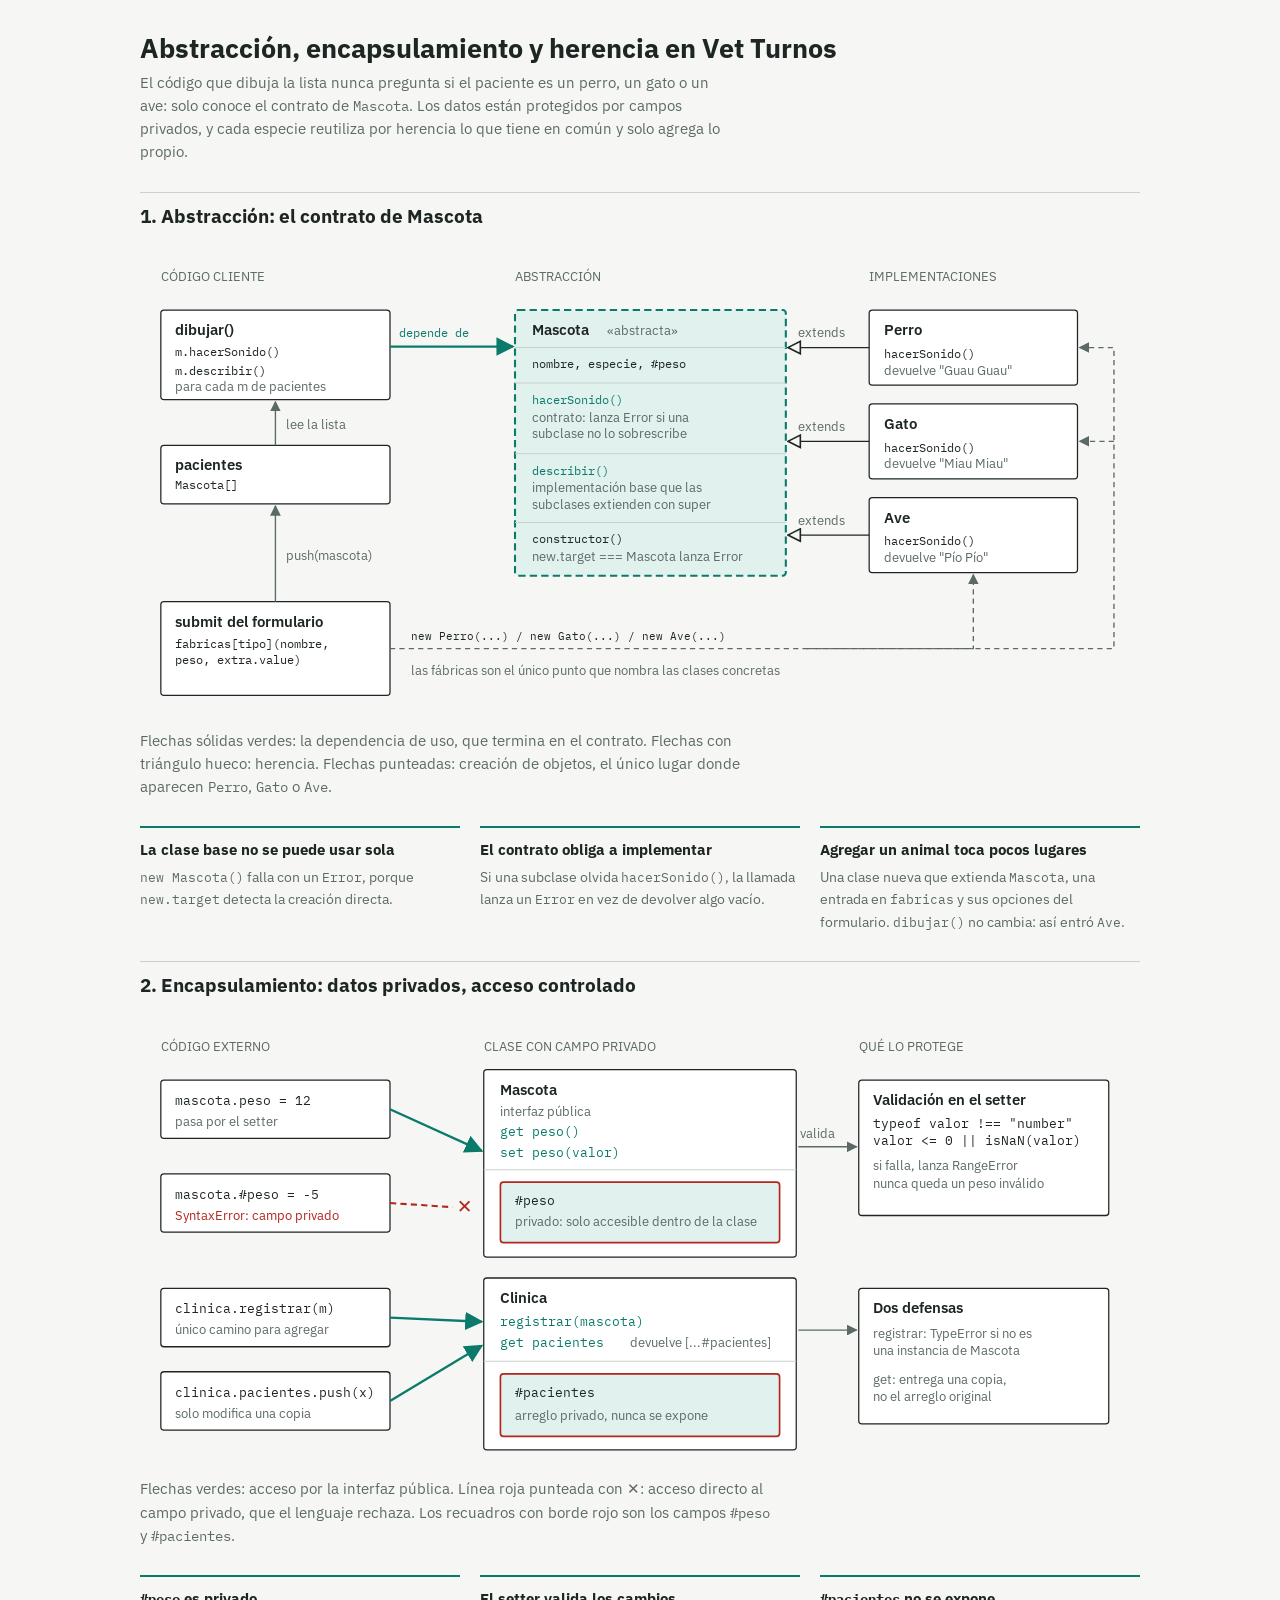
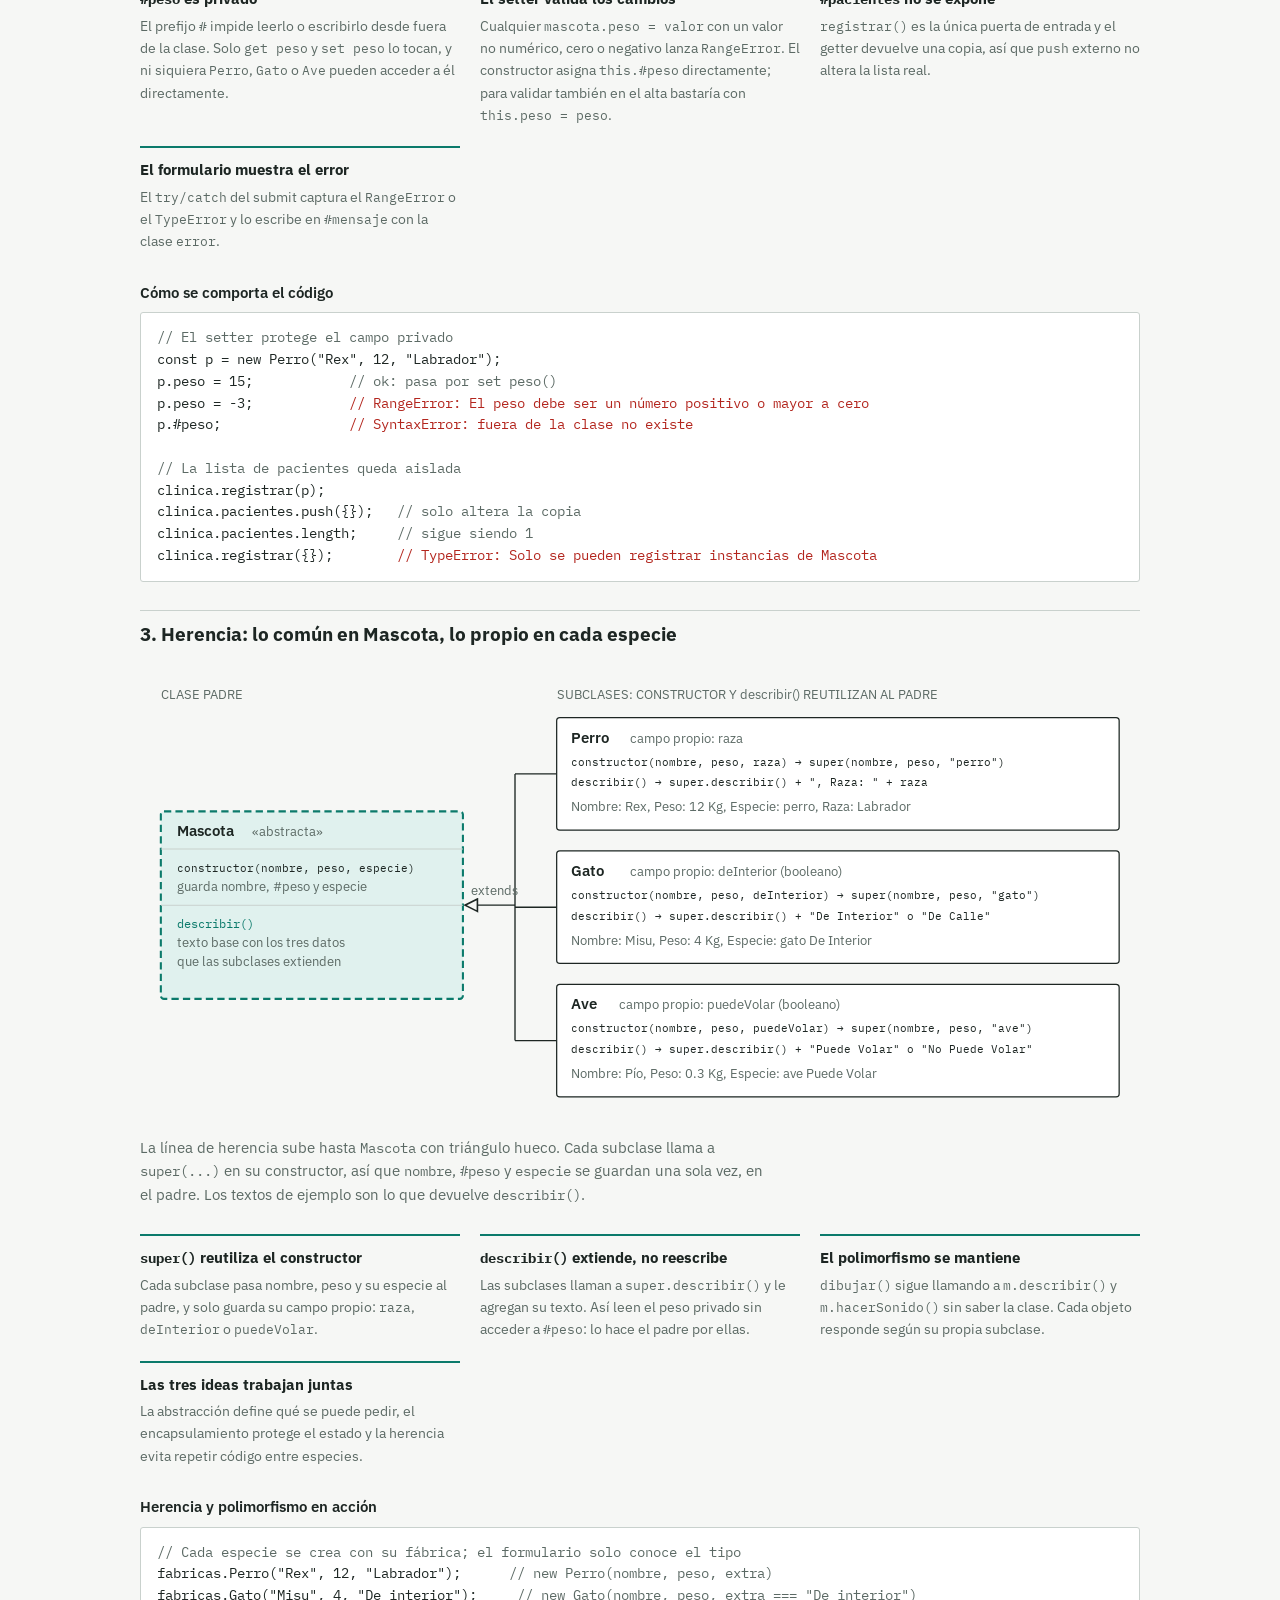
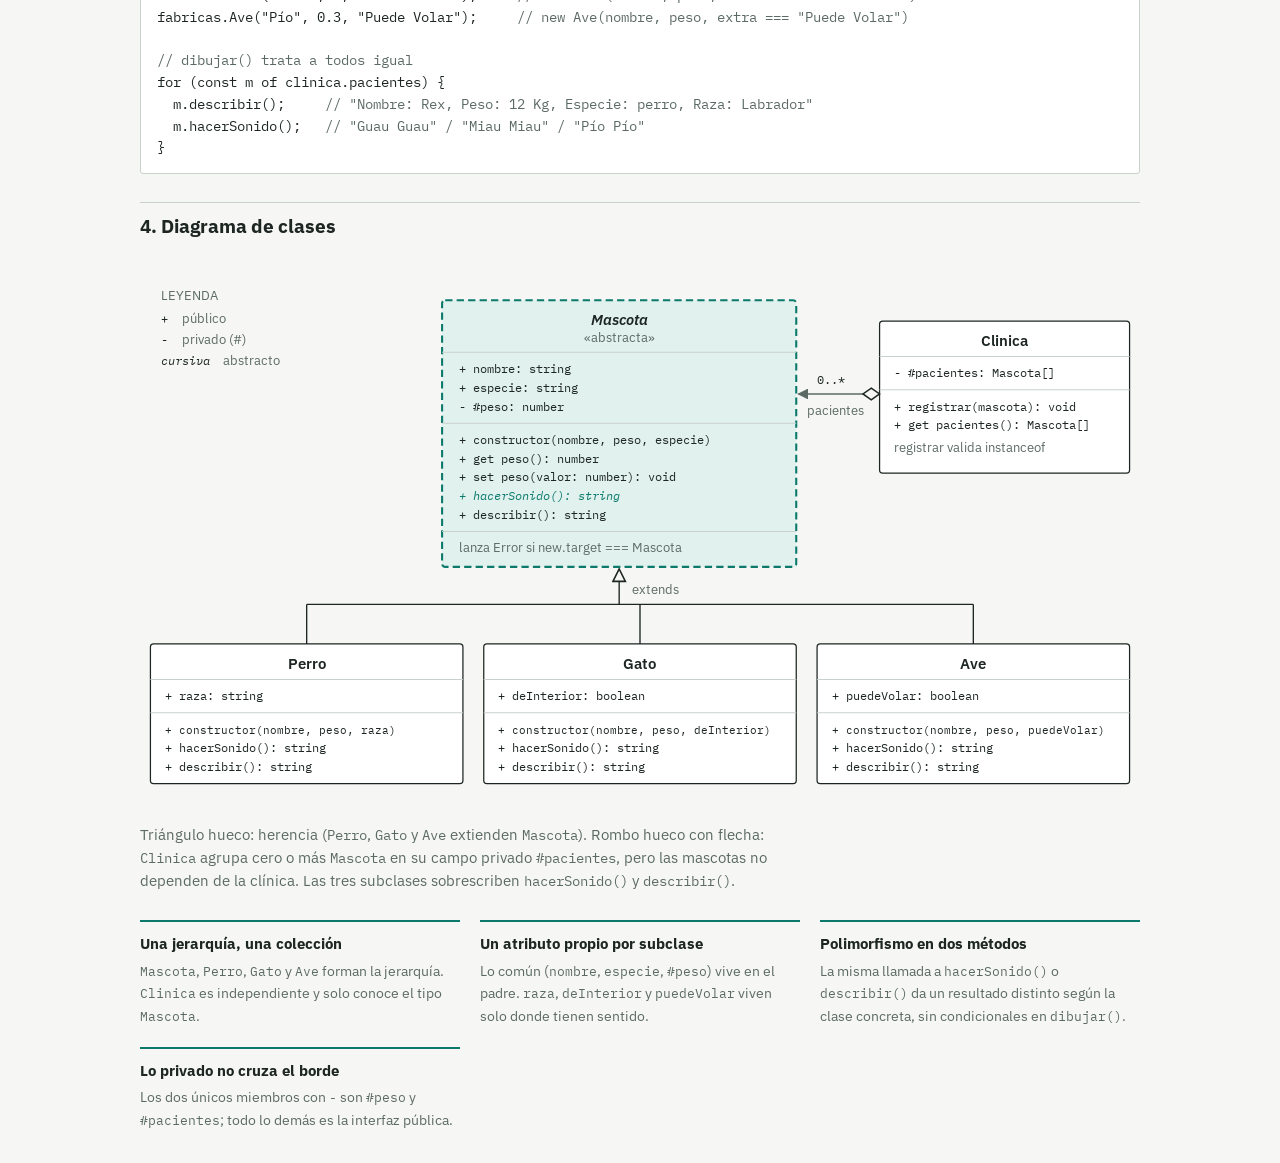
<file: img/Herencia VetTurnos.html>
<!doctype html><html><head><meta charset=utf8><meta name=viewport content="width=device-width,initial-scale=1,viewport-fit=cover"><style>:root{color-scheme:light;box-sizing:border-box;padding-top:env(safe-area-inset-top,0px);padding-bottom:env(safe-area-inset-bottom,0px)}html{scroll-padding-top:env(safe-area-inset-top,0px)}body{margin:0;padding:0;font:14px -apple-system,BlinkMacSystemFont,sans-serif;background:#fff;color:#000}img{max-width:100%}[hidden]:not([hidden=until-found i]){display:none!important}</style></head><body>
<title>Abstracción, encapsulamiento y herencia en Vet Turnos</title>
<meta name="claude:viewport-fit-sides" content="cover">
<link rel="stylesheet" href="https://fonts.googleapis.com/css2?family=IBM+Plex+Mono:wght@400;500&family=IBM+Plex+Sans:wght@400;500;600&display=swap">
<style>
  /* Layout: cliente a la izquierda, clase en el centro, reglas o implementaciones a la derecha; las flechas muestran quién depende de quién. */
  :root {
    --bg: #f6f7f5;
    --surface: #ffffff;
    --fg: #1d2623;
    --muted: #5c6a65;
    --line: #c9d1cd;
    --accent: #0b7a6b;
    --accent-soft: #e0f1ee;
    --danger: #b3261e;
    --font-body: "IBM Plex Sans", system-ui, sans-serif;
    --font-code: "IBM Plex Mono", ui-monospace, Consolas, monospace;
  }
  @media (prefers-color-scheme: dark) {
    :root:not([data-theme="light"]) {
      --bg: #121816; --surface: #19211e; --fg: #e4ebe8; --muted: #9aaaa4;
      --line: #35423d; --accent: #4fd1bc; --accent-soft: #163530; --danger: #ff8a80; color-scheme: dark;
    }
  }
  :root[data-theme="dark"] {
    --bg: #121816; --surface: #19211e; --fg: #e4ebe8; --muted: #9aaaa4;
    --line: #35423d; --accent: #4fd1bc; --accent-soft: #163530; --danger: #ff8a80; color-scheme: dark;
  }
  body {
    background: var(--bg); color: var(--fg); font-family: var(--font-body); font-size: 15px; line-height: 1.55;
    padding-block: 32px;
    padding-left: max(16px, env(safe-area-inset-left, 0px));
    padding-right: max(16px, env(safe-area-inset-right, 0px));
  }
  main { max-width: 1000px; margin: 0 auto; display: flex; flex-direction: column; gap: 28px; }
  h1 { font-size: 1.7rem; line-height: 1.2; margin: 0 0 6px; text-wrap: balance; }
  h2.section { font-size: 1.2rem; margin: 0; padding-top: 8px; border-top: 1px solid var(--line); text-wrap: balance; }
  .lede { margin: 0; color: var(--muted); max-width: 65ch; }
  .scroll { overflow-x: auto; }
  figure { margin: 0; display: flex; flex-direction: column; gap: 12px; }
  svg { display: block; width: 100%; min-width: 720px; height: auto; }
  figcaption { color: var(--muted); max-width: 70ch; }
  code { font-family: var(--font-code); font-size: 0.9em; }
  .points { display: grid; grid-template-columns: repeat(auto-fit, minmax(240px, 1fr)); gap: 20px; }
  .points div { min-width: 0; border-top: 2px solid var(--accent); padding-top: 10px; }
  .points h2 { font-size: 0.95rem; margin: 0 0 4px; }
  .points p { margin: 0; color: var(--muted); font-size: 0.9rem; }
  pre { margin: 0; padding: 14px 16px; background: var(--surface); border: 1px solid var(--line); border-radius: 3px; overflow-x: auto; font-family: var(--font-code); font-size: 0.85rem; line-height: 1.6; }
  pre .c { color: var(--muted); }
  pre .err { color: var(--danger); }
  .snippet-title { font-size: 0.95rem; font-weight: 600; margin: 0 0 8px; }

  /* SVG */
  svg text { fill: var(--fg); font-family: var(--font-body); font-size: 12.5px; }
  svg .code { font-family: var(--font-code); font-size: 12px; }
  svg .sm { font-size: 11px; }
  svg .title { font-weight: 600; font-size: 14px; }
  svg .dim { fill: var(--muted); }
  svg .acc { fill: var(--accent); }
  svg .bad { fill: var(--danger); }
  svg .ital { font-style: italic; }
  svg .big { font-size: 18px; font-weight: 600; }
  svg .box { fill: var(--surface); stroke: var(--fg); stroke-width: 1.2; }
  svg .abs { fill: var(--accent-soft); stroke: var(--accent); stroke-width: 2; stroke-dasharray: 7 4; }
  svg .priv { fill: var(--accent-soft); stroke: var(--danger); stroke-width: 1.6; }
  svg .rule { stroke: var(--line); stroke-width: 1; }
  svg .flow { stroke: var(--muted); stroke-width: 1.3; fill: none; }
  svg .make { stroke: var(--muted); stroke-width: 1.3; fill: none; stroke-dasharray: 5 4; }
  svg .contract { stroke: var(--accent); stroke-width: 2.2; fill: none; }
  svg .blocked { stroke: var(--danger); stroke-width: 2; fill: none; stroke-dasharray: 6 4; }
  svg .inherit { stroke: var(--fg); stroke-width: 1.3; fill: none; }
  svg .head-flow { fill: var(--muted); }
  svg .head-contract { fill: var(--accent); }
  svg .head-inherit { fill: var(--bg); stroke: var(--fg); stroke-width: 1.3; }
</style>

<main>
  <header>
    <h1>Abstracción, encapsulamiento y herencia en Vet Turnos</h1>
    <p class="lede">El código que dibuja la lista nunca pregunta si el paciente es un perro, un gato o un ave: solo conoce el contrato de <code>Mascota</code>. Los datos están protegidos por campos privados, y cada especie reutiliza por herencia lo que tiene en común y solo agrega lo propio.</p>
  </header>

  <!-- ============ 1. ABSTRACCIÓN ============ -->
  <h2 class="section">1. Abstracción: el contrato de Mascota</h2>

  <figure>
    <div class="scroll">
      <svg viewBox="0 0 960 440" role="img" aria-label="Dibujar llama a hacerSonido() y describir() sobre el contrato abstracto Mascota. Perro, Gato y Ave extienden Mascota. Solo el manejador del formulario conoce las clases concretas, a través del objeto fabricas, y las crea con new.">
        <defs>
          <marker id="a-flow" viewBox="0 0 10 10" refX="9" refY="5" markerWidth="8" markerHeight="8" orient="auto"><polygon class="head-flow" points="0,0 10,5 0,10"/></marker>
          <marker id="a-contract" viewBox="0 0 10 10" refX="9" refY="5" markerWidth="8" markerHeight="8" orient="auto"><polygon class="head-contract" points="0,0 10,5 0,10"/></marker>
          <marker id="a-inherit" viewBox="0 0 12 12" refX="11" refY="6" markerWidth="11" markerHeight="11" orient="auto"><polygon class="head-inherit" points="1,1 11,6 1,11"/></marker>
        </defs>

        <!-- column headings -->
        <text x="20" y="22" class="dim">CÓDIGO CLIENTE</text>
        <text x="360" y="22" class="dim">ABSTRACCIÓN</text>
        <text x="700" y="22" class="dim">IMPLEMENTACIONES</text>

        <!-- client column -->
        <rect x="20" y="50" width="220" height="86" rx="3" class="box"/>
        <text x="34" y="74" class="title">dibujar()</text>
        <text x="34" y="94" class="code">m.hacerSonido()</text>
        <text x="34" y="112" class="code">m.describir()</text>
        <text x="34" y="128" class="dim">para cada m de pacientes</text>

        <rect x="20" y="180" width="220" height="56" rx="3" class="box"/>
        <text x="34" y="204" class="title">pacientes</text>
        <text x="34" y="222" class="code">Mascota[]</text>

        <rect x="20" y="330" width="220" height="90" rx="3" class="box"/>
        <text x="34" y="354" class="title">submit del formulario</text>
        <text x="34" y="374" class="code">fabricas[tipo](nombre,</text>
        <text x="34" y="390" class="code">  peso, extra.value)</text>

        <!-- client flow -->
        <line x1="130" y1="330" x2="130" y2="238" class="flow" marker-end="url(#a-flow)"/>
        <text x="140" y="290" class="dim">push(mascota)</text>
        <line x1="130" y1="180" x2="130" y2="138" class="flow" marker-end="url(#a-flow)"/>
        <text x="140" y="164" class="dim">lee la lista</text>

        <!-- abstract class -->
        <rect x="360" y="50" width="260" height="255" rx="3" class="abs"/>
        <text x="376" y="74" class="title">Mascota</text>
        <text x="448" y="74" class="dim">«abstracta»</text>
        <line x1="360" y1="86" x2="620" y2="86" class="rule"/>
        <text x="376" y="106" class="code">nombre, especie, #peso</text>
        <line x1="360" y1="120" x2="620" y2="120" class="rule"/>
        <text x="376" y="140" class="code acc">hacerSonido()</text>
        <text x="376" y="157" class="dim">contrato: lanza Error si una</text>
        <text x="376" y="173" class="dim">subclase no lo sobrescribe</text>
        <line x1="360" y1="188" x2="620" y2="188" class="rule"/>
        <text x="376" y="208" class="code acc">describir()</text>
        <text x="376" y="225" class="dim">implementación base que las</text>
        <text x="376" y="241" class="dim">subclases extienden con super</text>
        <line x1="360" y1="254" x2="620" y2="254" class="rule"/>
        <text x="376" y="274" class="code">constructor()</text>
        <text x="376" y="291" class="dim">new.target === Mascota lanza Error</text>

        <!-- contract dependency -->
        <line x1="240" y1="85" x2="358" y2="85" class="contract" marker-end="url(#a-contract)"/>
        <text x="249" y="76" class="code acc">depende de</text>

        <!-- concrete classes -->
        <rect x="700" y="50" width="200" height="72" rx="3" class="box"/>
        <text x="714" y="74" class="title">Perro</text>
        <text x="714" y="96" class="code">hacerSonido()</text>
        <text x="714" y="112" class="dim">devuelve "Guau Guau"</text>

        <rect x="700" y="140" width="200" height="72" rx="3" class="box"/>
        <text x="714" y="164" class="title">Gato</text>
        <text x="714" y="186" class="code">hacerSonido()</text>
        <text x="714" y="202" class="dim">devuelve "Miau Miau"</text>

        <rect x="700" y="230" width="200" height="72" rx="3" class="box"/>
        <text x="714" y="254" class="title">Ave</text>
        <text x="714" y="276" class="code">hacerSonido()</text>
        <text x="714" y="292" class="dim">devuelve "Pío Pío"</text>

        <!-- inheritance -->
        <line x1="700" y1="86" x2="622" y2="86" class="inherit" marker-end="url(#a-inherit)"/>
        <text x="632" y="76" class="dim">extends</text>
        <line x1="700" y1="176" x2="622" y2="176" class="inherit" marker-end="url(#a-inherit)"/>
        <text x="632" y="166" class="dim">extends</text>
        <line x1="700" y1="266" x2="622" y2="266" class="inherit" marker-end="url(#a-inherit)"/>
        <text x="632" y="256" class="dim">extends</text>

        <!-- construction: the only place that knows the concrete classes -->
        <polyline points="240,375 800,375 800,304" class="make" marker-end="url(#a-flow)"/>
        <polyline points="640,375 935,375 935,86 902,86" class="make" marker-end="url(#a-flow)"/>
        <line x1="935" y1="176" x2="902" y2="176" class="make" marker-end="url(#a-flow)"/>
        <text x="260" y="367" class="code sm">new Perro(...) / new Gato(...) / new Ave(...)</text>
        <text x="260" y="400" class="dim">las fábricas son el único punto que nombra las clases concretas</text>
      </svg>
    </div>
    <figcaption>Flechas sólidas verdes: la dependencia de uso, que termina en el contrato. Flechas con triángulo hueco: herencia. Flechas punteadas: creación de objetos, el único lugar donde aparecen <code>Perro</code>, <code>Gato</code> o <code>Ave</code>.</figcaption>
  </figure>

  <section class="points" aria-label="Qué hace la abstracción">
    <div>
      <h2>La clase base no se puede usar sola</h2>
      <p><code>new Mascota()</code> falla con un <code>Error</code>, porque <code>new.target</code> detecta la creación directa.</p>
    </div>
    <div>
      <h2>El contrato obliga a implementar</h2>
      <p>Si una subclase olvida <code>hacerSonido()</code>, la llamada lanza un <code>Error</code> en vez de devolver algo vacío.</p>
    </div>
    <div>
      <h2>Agregar un animal toca pocos lugares</h2>
      <p>Una clase nueva que extienda <code>Mascota</code>, una entrada en <code>fabricas</code> y sus opciones del formulario. <code>dibujar()</code> no cambia: así entró <code>Ave</code>.</p>
    </div>
  </section>

  <!-- ============ 2. ENCAPSULAMIENTO ============ -->
  <h2 class="section">2. Encapsulamiento: datos privados, acceso controlado</h2>

  <figure>
    <div class="scroll">
      <svg viewBox="0 0 960 420" role="img" aria-label="El código externo accede al peso de Mascota solo por el getter y el setter. El acceso directo al campo privado #peso está bloqueado. El setter valida el valor y lanza RangeError. La clase Clinica guarda #pacientes privado, registrar valida con instanceof y el getter pacientes devuelve una copia.">
        <defs>
          <marker id="e-flow" viewBox="0 0 10 10" refX="9" refY="5" markerWidth="8" markerHeight="8" orient="auto"><polygon class="head-flow" points="0,0 10,5 0,10"/></marker>
          <marker id="e-contract" viewBox="0 0 10 10" refX="9" refY="5" markerWidth="8" markerHeight="8" orient="auto"><polygon class="head-contract" points="0,0 10,5 0,10"/></marker>
        </defs>

        <!-- column headings -->
        <text x="20" y="22" class="dim">CÓDIGO EXTERNO</text>
        <text x="330" y="22" class="dim">CLASE CON CAMPO PRIVADO</text>
        <text x="690" y="22" class="dim">QUÉ LO PROTEGE</text>

        <!-- ===== Row 1: Mascota.#peso ===== -->
        <rect x="20" y="50" width="220" height="56" rx="3" class="box"/>
        <text x="34" y="74" class="code">mascota.peso = 12</text>
        <text x="34" y="94" class="dim">pasa por el setter</text>

        <rect x="20" y="140" width="220" height="56" rx="3" class="box"/>
        <text x="34" y="164" class="code">mascota.#peso = -5</text>
        <text x="34" y="184" class="dim bad">SyntaxError: campo privado</text>

        <rect x="330" y="40" width="300" height="180" rx="3" class="box"/>
        <text x="346" y="64" class="title">Mascota</text>
        <text x="346" y="84" class="dim">interfaz pública</text>
        <text x="346" y="104" class="code acc">get peso()</text>
        <text x="346" y="124" class="code acc">set peso(valor)</text>
        <line x1="330" y1="136" x2="630" y2="136" class="rule"/>
        <rect x="346" y="148" width="268" height="58" rx="3" class="priv"/>
        <text x="360" y="170" class="code">#peso</text>
        <text x="360" y="190" class="dim">privado: solo accesible dentro de la clase</text>

        <line x1="240" y1="78" x2="328" y2="118" class="contract" marker-end="url(#e-contract)"/>
        <line x1="240" y1="168" x2="300" y2="172" class="blocked"/>
        <text x="304" y="178" class="big bad">✕</text>

        <rect x="690" y="50" width="240" height="130" rx="3" class="box"/>
        <text x="704" y="74" class="title">Validación en el setter</text>
        <text x="704" y="96" class="code">typeof valor !== "number"</text>
        <text x="704" y="112" class="code">valor &lt;= 0 || isNaN(valor)</text>
        <text x="704" y="136" class="dim">si falla, lanza RangeError</text>
        <text x="704" y="154" class="dim">nunca queda un peso inválido</text>
        <line x1="632" y1="114" x2="688" y2="114" class="flow" marker-end="url(#e-flow)"/>
        <text x="634" y="106" class="dim">valida</text>

        <!-- ===== Row 2: Clinica.#pacientes ===== -->
        <rect x="20" y="250" width="220" height="56" rx="3" class="box"/>
        <text x="34" y="274" class="code">clinica.registrar(m)</text>
        <text x="34" y="294" class="dim">único camino para agregar</text>

        <rect x="20" y="330" width="220" height="56" rx="3" class="box"/>
        <text x="34" y="354" class="code">clinica.pacientes.push(x)</text>
        <text x="34" y="374" class="dim">solo modifica una copia</text>

        <rect x="330" y="240" width="300" height="165" rx="3" class="box"/>
        <text x="346" y="264" class="title">Clinica</text>
        <text x="346" y="286" class="code acc">registrar(mascota)</text>
        <text x="346" y="306" class="code acc">get pacientes</text>
        <text x="470" y="306" class="dim">devuelve [...#pacientes]</text>
        <line x1="330" y1="320" x2="630" y2="320" class="rule"/>
        <rect x="346" y="332" width="268" height="60" rx="3" class="priv"/>
        <text x="360" y="354" class="code">#pacientes</text>
        <text x="360" y="376" class="dim">arreglo privado, nunca se expone</text>

        <line x1="240" y1="278" x2="328" y2="282" class="contract" marker-end="url(#e-contract)"/>
        <line x1="240" y1="358" x2="328" y2="305" class="contract" marker-end="url(#e-contract)"/>

        <rect x="690" y="250" width="240" height="130" rx="3" class="box"/>
        <text x="704" y="274" class="title">Dos defensas</text>
        <text x="704" y="298" class="dim">registrar: TypeError si no es</text>
        <text x="704" y="314" class="dim">una instancia de Mascota</text>
        <text x="704" y="342" class="dim">get: entrega una copia,</text>
        <text x="704" y="358" class="dim">no el arreglo original</text>
        <line x1="632" y1="290" x2="688" y2="290" class="flow" marker-end="url(#e-flow)"/>
      </svg>
    </div>
    <figcaption>Flechas verdes: acceso por la interfaz pública. Línea roja punteada con ✕: acceso directo al campo privado, que el lenguaje rechaza. Los recuadros con borde rojo son los campos <code>#peso</code> y <code>#pacientes</code>.</figcaption>
  </figure>

  <section class="points" aria-label="Qué hace el encapsulamiento">
    <div>
      <h2><code>#peso</code> es privado</h2>
      <p>El prefijo <code>#</code> impide leerlo o escribirlo desde fuera de la clase. Solo <code>get peso</code> y <code>set peso</code> lo tocan, y ni siquiera <code>Perro</code>, <code>Gato</code> o <code>Ave</code> pueden acceder a él directamente.</p>
    </div>
    <div>
      <h2>El setter valida los cambios</h2>
      <p>Cualquier <code>mascota.peso = valor</code> con un valor no numérico, cero o negativo lanza <code>RangeError</code>. El constructor asigna <code>this.#peso</code> directamente; para validar también en el alta bastaría con <code>this.peso = peso</code>.</p>
    </div>
    <div>
      <h2><code>#pacientes</code> no se expone</h2>
      <p><code>registrar()</code> es la única puerta de entrada y el getter devuelve una copia, así que <code>push</code> externo no altera la lista real.</p>
    </div>
    <div>
      <h2>El formulario muestra el error</h2>
      <p>El <code>try/catch</code> del submit captura el <code>RangeError</code> o el <code>TypeError</code> y lo escribe en <code>#mensaje</code> con la clase <code>error</code>.</p>
    </div>
  </section>

  <section aria-label="Ejemplo de uso">
    <p class="snippet-title">Cómo se comporta el código</p>
<pre><span class="c">// El setter protege el campo privado</span>
const p = new Perro("Rex", 12, "Labrador");
p.peso = 15;            <span class="c">// ok: pasa por set peso()</span>
p.peso = -3;            <span class="err">// RangeError: El peso debe ser un número positivo o mayor a cero</span>
p.#peso;                <span class="err">// SyntaxError: fuera de la clase no existe</span>

<span class="c">// La lista de pacientes queda aislada</span>
clinica.registrar(p);
clinica.pacientes.push({});   <span class="c">// solo altera la copia</span>
clinica.pacientes.length;     <span class="c">// sigue siendo 1</span>
clinica.registrar({});        <span class="err">// TypeError: Solo se pueden registrar instancias de Mascota</span></pre>
  </section>

  <!-- ============ 3. HERENCIA ============ -->
  <h2 class="section">3. Herencia: lo común en Mascota, lo propio en cada especie</h2>

  <figure>
    <div class="scroll">
      <svg viewBox="0 0 960 430" role="img" aria-label="Perro, Gato y Ave extienden Mascota. Cada constructor llama a super con nombre, peso y la especie, y agrega un campo propio: raza, deInterior o puedeVolar. Cada describir() llama a super.describir() y agrega su texto propio.">
        <defs>
          <marker id="h-inherit" viewBox="0 0 12 12" refX="11" refY="6" markerWidth="11" markerHeight="11" orient="auto"><polygon class="head-inherit" points="1,1 11,6 1,11"/></marker>
        </defs>

        <text x="20" y="22" class="dim">CLASE PADRE</text>
        <text x="400" y="22" class="dim">SUBCLASES: CONSTRUCTOR Y describir() REUTILIZAN AL PADRE</text>

        <!-- parent -->
        <rect x="20" y="130" width="290" height="180" rx="3" class="abs"/>
        <text x="36" y="154" class="title">Mascota</text>
        <text x="108" y="154" class="dim">«abstracta»</text>
        <line x1="20" y1="166" x2="310" y2="166" class="rule"/>
        <text x="36" y="188" class="code sm">constructor(nombre, peso, especie)</text>
        <text x="36" y="206" class="dim">guarda nombre, #peso y especie</text>
        <line x1="20" y1="220" x2="310" y2="220" class="rule"/>
        <text x="36" y="242" class="code acc">describir()</text>
        <text x="36" y="260" class="dim">texto base con los tres datos</text>
        <text x="36" y="278" class="dim">que las subclases extienden</text>

        <!-- inheritance bus -->
        <line x1="360" y1="94" x2="360" y2="350" class="inherit"/>
        <line x1="400" y1="94" x2="360" y2="94" class="inherit"/>
        <line x1="400" y1="222" x2="360" y2="222" class="inherit"/>
        <line x1="400" y1="350" x2="360" y2="350" class="inherit"/>
        <line x1="360" y1="220" x2="312" y2="220" class="inherit" marker-end="url(#h-inherit)"/>
        <text x="318" y="210" class="dim">extends</text>

        <!-- Perro -->
        <rect x="400" y="40" width="540" height="108" rx="3" class="box"/>
        <text x="414" y="64" class="title">Perro</text>
        <text x="470" y="64" class="dim">campo propio: raza</text>
        <text x="414" y="86" class="code sm">constructor(nombre, peso, raza)  →  super(nombre, peso, "perro")</text>
        <text x="414" y="106" class="code sm">describir()  →  super.describir() + ", Raza: " + raza</text>
        <text x="414" y="130" class="dim">Nombre: Rex, Peso: 12 Kg, Especie: perro, Raza: Labrador</text>

        <!-- Gato -->
        <rect x="400" y="168" width="540" height="108" rx="3" class="box"/>
        <text x="414" y="192" class="title">Gato</text>
        <text x="470" y="192" class="dim">campo propio: deInterior (booleano)</text>
        <text x="414" y="214" class="code sm">constructor(nombre, peso, deInterior)  →  super(nombre, peso, "gato")</text>
        <text x="414" y="234" class="code sm">describir()  →  super.describir() + "De Interior" o "De Calle"</text>
        <text x="414" y="258" class="dim">Nombre: Misu, Peso: 4 Kg, Especie: gato De Interior</text>

        <!-- Ave -->
        <rect x="400" y="296" width="540" height="108" rx="3" class="box"/>
        <text x="414" y="320" class="title">Ave</text>
        <text x="460" y="320" class="dim">campo propio: puedeVolar (booleano)</text>
        <text x="414" y="342" class="code sm">constructor(nombre, peso, puedeVolar)  →  super(nombre, peso, "ave")</text>
        <text x="414" y="362" class="code sm">describir()  →  super.describir() + "Puede Volar" o "No Puede Volar"</text>
        <text x="414" y="386" class="dim">Nombre: Pío, Peso: 0.3 Kg, Especie: ave Puede Volar</text>
      </svg>
    </div>
    <figcaption>La línea de herencia sube hasta <code>Mascota</code> con triángulo hueco. Cada subclase llama a <code>super(...)</code> en su constructor, así que <code>nombre</code>, <code>#peso</code> y <code>especie</code> se guardan una sola vez, en el padre. Los textos de ejemplo son lo que devuelve <code>describir()</code>.</figcaption>
  </figure>

  <section class="points" aria-label="Qué hace la herencia">
    <div>
      <h2><code>super()</code> reutiliza el constructor</h2>
      <p>Cada subclase pasa nombre, peso y su especie al padre, y solo guarda su campo propio: <code>raza</code>, <code>deInterior</code> o <code>puedeVolar</code>.</p>
    </div>
    <div>
      <h2><code>describir()</code> extiende, no reescribe</h2>
      <p>Las subclases llaman a <code>super.describir()</code> y le agregan su texto. Así leen el peso privado sin acceder a <code>#peso</code>: lo hace el padre por ellas.</p>
    </div>
    <div>
      <h2>El polimorfismo se mantiene</h2>
      <p><code>dibujar()</code> sigue llamando a <code>m.describir()</code> y <code>m.hacerSonido()</code> sin saber la clase. Cada objeto responde según su propia subclase.</p>
    </div>
    <div>
      <h2>Las tres ideas trabajan juntas</h2>
      <p>La abstracción define qué se puede pedir, el encapsulamiento protege el estado y la herencia evita repetir código entre especies.</p>
    </div>
  </section>

  <section aria-label="Ejemplo de herencia">
    <p class="snippet-title">Herencia y polimorfismo en acción</p>
<pre><span class="c">// Cada especie se crea con su fábrica; el formulario solo conoce el tipo</span>
fabricas.Perro("Rex", 12, "Labrador");      <span class="c">// new Perro(nombre, peso, extra)</span>
fabricas.Gato("Misu", 4, "De interior");     <span class="c">// new Gato(nombre, peso, extra === "De interior")</span>
fabricas.Ave("Pío", 0.3, "Puede Volar");     <span class="c">// new Ave(nombre, peso, extra === "Puede Volar")</span>

<span class="c">// dibujar() trata a todos igual</span>
for (const m of clinica.pacientes) {
  m.describir();     <span class="c">// "Nombre: Rex, Peso: 12 Kg, Especie: perro, Raza: Labrador"</span>
  m.hacerSonido();   <span class="c">// "Guau Guau" / "Miau Miau" / "Pío Pío"</span>
}</pre>
  </section>

  <!-- ============ 4. DIAGRAMA DE CLASES ============ -->
  <h2 class="section">4. Diagrama de clases</h2>

  <figure>
    <div class="scroll">
      <svg viewBox="0 0 960 520" role="img" aria-label="Diagrama de clases UML. Mascota es una clase abstracta con nombre, especie, peso privado, constructor, getter y setter de peso, el método abstracto hacerSonido y el método describir. Perro, Gato y Ave heredan de Mascota, agregan un atributo propio cada una (raza, deInterior, puedeVolar) y sobrescriben hacerSonido y describir. Clinica agrega cero o más Mascota en su arreglo privado pacientes y ofrece registrar y el getter pacientes.">
        <defs>
          <marker id="c-inherit" viewBox="0 0 12 12" refX="11" refY="6" markerWidth="11" markerHeight="11" orient="auto"><polygon class="head-inherit" points="1,1 11,6 1,11"/></marker>
          <marker id="c-agg" viewBox="0 0 16 12" refX="1" refY="6" markerWidth="14" markerHeight="11" orient="auto"><polygon class="head-inherit" points="1,6 8,1 15,6 8,11"/></marker>
          <marker id="c-flow" viewBox="0 0 10 10" refX="9" refY="5" markerWidth="8" markerHeight="8" orient="auto"><polygon class="head-flow" points="0,0 10,5 0,10"/></marker>
        </defs>

        <!-- Mascota (abstracta) -->
        <rect x="290" y="30" width="340" height="256" rx="3" class="abs"/>
        <text x="460" y="54" class="title ital" text-anchor="middle">Mascota</text>
        <text x="460" y="70" class="dim" text-anchor="middle">«abstracta»</text>
        <line x1="290" y1="80" x2="630" y2="80" class="rule"/>
        <text x="306" y="100" class="code">+ nombre: string</text>
        <text x="306" y="118" class="code">+ especie: string</text>
        <text x="306" y="136" class="code">- #peso: number</text>
        <line x1="290" y1="148" x2="630" y2="148" class="rule"/>
        <text x="306" y="168" class="code">+ constructor(nombre, peso, especie)</text>
        <text x="306" y="186" class="code">+ get peso(): number</text>
        <text x="306" y="204" class="code">+ set peso(valor: number): void</text>
        <text x="306" y="222" class="code ital acc">+ hacerSonido(): string</text>
        <text x="306" y="240" class="code">+ describir(): string</text>
        <line x1="290" y1="252" x2="630" y2="252" class="rule"/>
        <text x="306" y="272" class="dim">lanza Error si new.target === Mascota</text>

        <!-- Perro -->
        <rect x="10" y="360" width="300" height="134" rx="3" class="box"/>
        <text x="160" y="384" class="title" text-anchor="middle">Perro</text>
        <line x1="10" y1="394" x2="310" y2="394" class="rule"/>
        <text x="24" y="414" class="code">+ raza: string</text>
        <line x1="10" y1="426" x2="310" y2="426" class="rule"/>
        <text x="24" y="446" class="code sm">+ constructor(nombre, peso, raza)</text>
        <text x="24" y="464" class="code">+ hacerSonido(): string</text>
        <text x="24" y="482" class="code">+ describir(): string</text>

        <!-- Gato -->
        <rect x="330" y="360" width="300" height="134" rx="3" class="box"/>
        <text x="480" y="384" class="title" text-anchor="middle">Gato</text>
        <line x1="330" y1="394" x2="630" y2="394" class="rule"/>
        <text x="344" y="414" class="code">+ deInterior: boolean</text>
        <line x1="330" y1="426" x2="630" y2="426" class="rule"/>
        <text x="344" y="446" class="code sm">+ constructor(nombre, peso, deInterior)</text>
        <text x="344" y="464" class="code">+ hacerSonido(): string</text>
        <text x="344" y="482" class="code">+ describir(): string</text>

        <!-- Ave -->
        <rect x="650" y="360" width="300" height="134" rx="3" class="box"/>
        <text x="800" y="384" class="title" text-anchor="middle">Ave</text>
        <line x1="650" y1="394" x2="950" y2="394" class="rule"/>
        <text x="664" y="414" class="code">+ puedeVolar: boolean</text>
        <line x1="650" y1="426" x2="950" y2="426" class="rule"/>
        <text x="664" y="446" class="code sm">+ constructor(nombre, peso, puedeVolar)</text>
        <text x="664" y="464" class="code">+ hacerSonido(): string</text>
        <text x="664" y="482" class="code">+ describir(): string</text>

        <!-- inheritance -->
        <line x1="160" y1="360" x2="160" y2="322" class="inherit"/>
        <line x1="480" y1="360" x2="480" y2="322" class="inherit"/>
        <line x1="800" y1="360" x2="800" y2="322" class="inherit"/>
        <line x1="160" y1="322" x2="800" y2="322" class="inherit"/>
        <line x1="460" y1="322" x2="460" y2="288" class="inherit" marker-end="url(#c-inherit)"/>
        <text x="472" y="312" class="dim">extends</text>

        <!-- Clinica -->
        <rect x="710" y="50" width="240" height="146" rx="3" class="box"/>
        <text x="830" y="74" class="title" text-anchor="middle">Clinica</text>
        <line x1="710" y1="84" x2="950" y2="84" class="rule"/>
        <text x="724" y="104" class="code">- #pacientes: Mascota[]</text>
        <line x1="710" y1="116" x2="950" y2="116" class="rule"/>
        <text x="724" y="136" class="code">+ registrar(mascota): void</text>
        <text x="724" y="154" class="code">+ get pacientes(): Mascota[]</text>
        <text x="724" y="176" class="dim">registrar valida instanceof</text>

        <!-- aggregation: Clinica (diamante) agrupa 0..* Mascota -->
        <line x1="710" y1="120" x2="632" y2="120" class="flow" marker-start="url(#c-agg)" marker-end="url(#c-flow)"/>
        <text x="650" y="110" class="code">0..*</text>
        <text x="640" y="140" class="dim">pacientes</text>

        <!-- legend -->
        <text x="20" y="30" class="dim">LEYENDA</text>
        <text x="20" y="52" class="code">+</text><text x="40" y="52" class="dim">público</text>
        <text x="20" y="72" class="code">-</text><text x="40" y="72" class="dim">privado (#)</text>
        <text x="20" y="92" class="code ital">cursiva</text><text x="80" y="92" class="dim">abstracto</text>
      </svg>
    </div>
    <figcaption>Triángulo hueco: herencia (<code>Perro</code>, <code>Gato</code> y <code>Ave</code> extienden <code>Mascota</code>). Rombo hueco con flecha: <code>Clinica</code> agrupa cero o más <code>Mascota</code> en su campo privado <code>#pacientes</code>, pero las mascotas no dependen de la clínica. Las tres subclases sobrescriben <code>hacerSonido()</code> y <code>describir()</code>.</figcaption>
  </figure>

  <section class="points" aria-label="Cómo leer el diagrama de clases">
    <div>
      <h2>Una jerarquía, una colección</h2>
      <p><code>Mascota</code>, <code>Perro</code>, <code>Gato</code> y <code>Ave</code> forman la jerarquía. <code>Clinica</code> es independiente y solo conoce el tipo <code>Mascota</code>.</p>
    </div>
    <div>
      <h2>Un atributo propio por subclase</h2>
      <p>Lo común (<code>nombre</code>, <code>especie</code>, <code>#peso</code>) vive en el padre. <code>raza</code>, <code>deInterior</code> y <code>puedeVolar</code> viven solo donde tienen sentido.</p>
    </div>
    <div>
      <h2>Polimorfismo en dos métodos</h2>
      <p>La misma llamada a <code>hacerSonido()</code> o <code>describir()</code> da un resultado distinto según la clase concreta, sin condicionales en <code>dibujar()</code>.</p>
    </div>
    <div>
      <h2>Lo privado no cruza el borde</h2>
      <p>Los dos únicos miembros con <code>-</code> son <code>#peso</code> y <code>#pacientes</code>; todo lo demás es la interfaz pública.</p>
    </div>
  </section>
</main>

</body></html>
</file>
<file: estilos.css>
:root{
  --verde: #1e5f00;
  --claro: #e6f3de;
  --linea: #d6dfcf;
  --rojo: #b3261e;
}

body{
    font-family: system-ui, sans-serif;
    background:#f4f7f1;
    color:#1b2418;
    margin:0;
    padding: 20px;
}

main {max-width: 560px; margin: 0 auto;}

form{
    background: #fff;
    border: 1px solid var(--linea);
    border-radius: 10px;
    padding: 14px;
    display: grid;
    gap:10px;

}

label { display: grid; gap: 4px; font-size: 13px; font-weight: 600; }
input, select { padding: 8px; border: 1px solid var(--linea); border-radius: 6px; font-size: 14px; }
button { background: var(--verde); color: #fff; border: 0; padding: 10px; border-radius: 6px; font-weight: 700; cursor: pointer; }

#mensaje { min-height: 20px; font-size: 13px; font-weight: 600; }
#mensaje.error { color: var(--rojo); }
#mensaje.ok { color: var(--verde); }

#lista { list-style: none; padding: 0; display: grid; gap: 8px; margin: 14px 0 0; }
.paciente { background: #fff; border-left: 4px solid var(--verde); border-radius: 6px; padding: 10px 12px; font-size: 14px; }
.paciente small { color: #536050; display: block; margin-top: 2px; }
#total { font-weight: 700; margin-top: 12px; }
</file>
